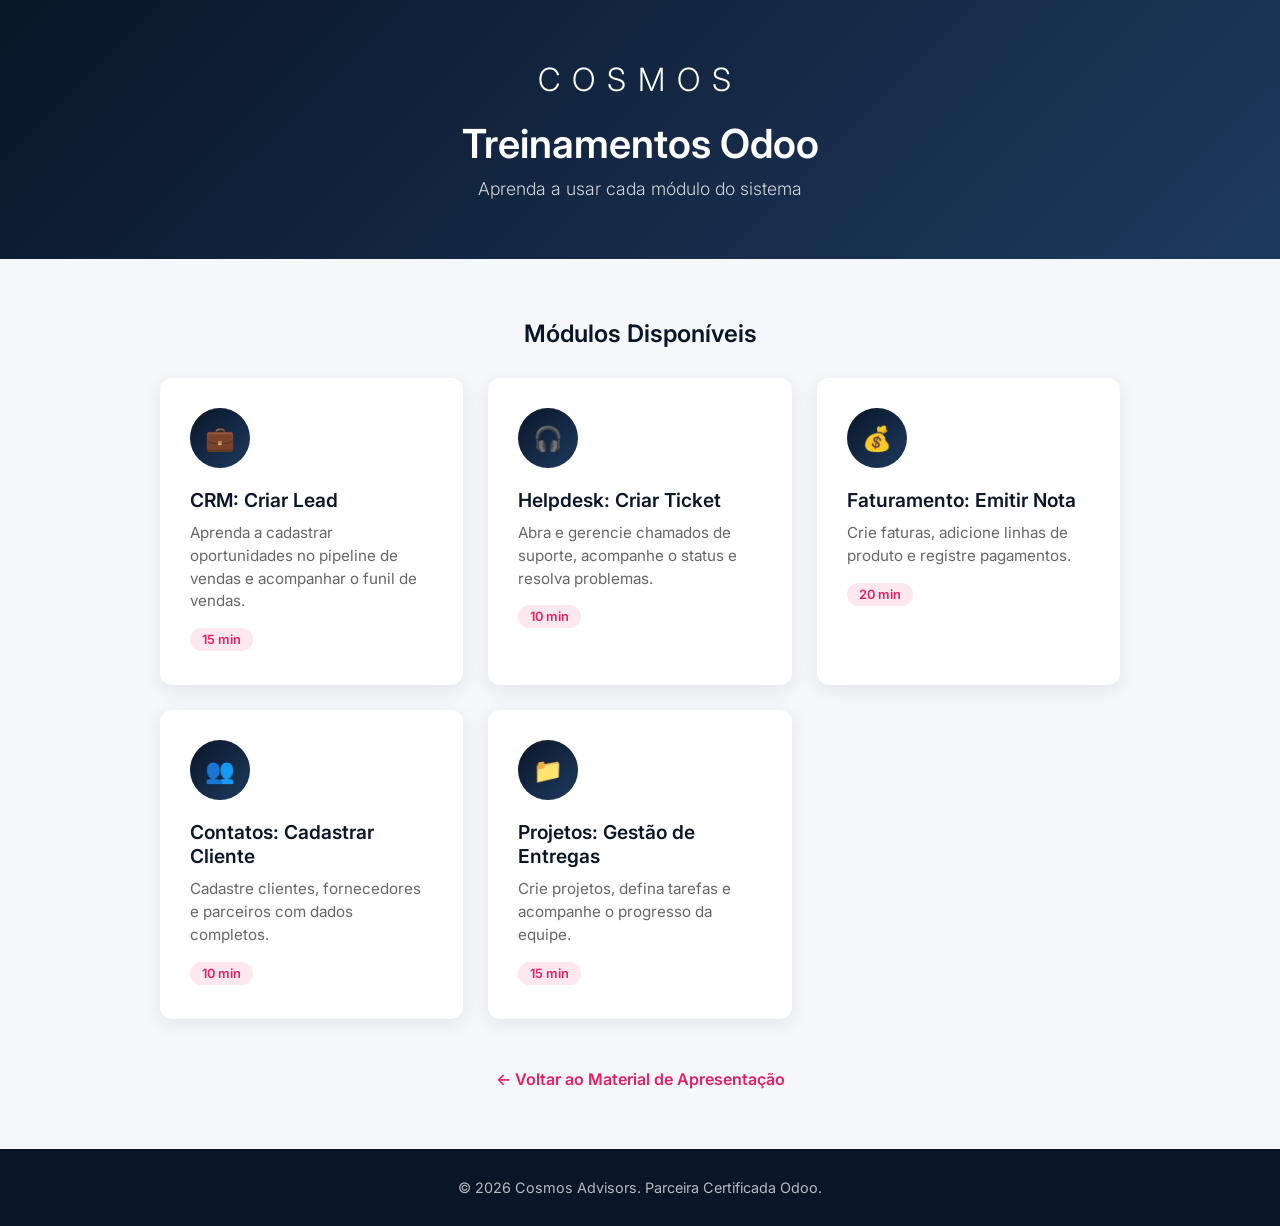
<file: proposta/treinamentos/index.html>
<!DOCTYPE html>
<html lang="pt-BR">
    <head>
        <meta charset="UTF-8" />
        <meta name="viewport" content="width=device-width, initial-scale=1.0" />
        <title>Treinamentos Odoo | Cosmos Advisors</title>
        <link
            href="https://fonts.googleapis.com/css2?family=Inter:wght@300;400;500;600;700&display=swap"
            rel="stylesheet"
        />
        <style>
            :root {
                --cosmos-dark: #0a1628;
                --cosmos-blue: #1e3a5f;
                --cosmos-accent: #e91e63;
                --cosmos-light-blue: #42a5f5;
                --cosmos-white: #ffffff;
                --cosmos-gray: #f5f7fa;
            }

            * {
                margin: 0;
                padding: 0;
                box-sizing: border-box;
            }

            body {
                font-family: "Inter", sans-serif;
                background: var(--cosmos-gray);
                min-height: 100vh;
            }

            .header {
                background: linear-gradient(
                    135deg,
                    var(--cosmos-dark) 0%,
                    var(--cosmos-blue) 100%
                );
                color: var(--cosmos-white);
                padding: 60px 20px;
                text-align: center;
            }

            .header-logo {
                font-size: 2rem;
                font-weight: 300;
                letter-spacing: 12px;
                margin-bottom: 20px;
            }

            .header-title {
                font-size: 2.5rem;
                font-weight: 600;
                margin-bottom: 10px;
            }

            .header-subtitle {
                font-size: 1.1rem;
                opacity: 0.8;
                font-weight: 300;
            }

            .container {
                max-width: 1000px;
                margin: 0 auto;
                padding: 60px 20px;
            }

            .section-title {
                font-size: 1.5rem;
                font-weight: 600;
                color: var(--cosmos-dark);
                margin-bottom: 30px;
                text-align: center;
            }

            .modules-grid {
                display: grid;
                grid-template-columns: repeat(auto-fit, minmax(280px, 1fr));
                gap: 25px;
                margin-bottom: 50px;
            }

            .module-card {
                background: var(--cosmos-white);
                border-radius: 12px;
                padding: 30px;
                text-decoration: none;
                color: inherit;
                box-shadow: 0 5px 20px rgba(0, 0, 0, 0.08);
                transition: all 0.3s ease;
                border-bottom: 4px solid transparent;
            }

            .module-card:hover {
                transform: translateY(-5px);
                border-bottom-color: var(--cosmos-accent);
                box-shadow: 0 10px 30px rgba(0, 0, 0, 0.12);
            }

            .module-icon {
                width: 60px;
                height: 60px;
                background: linear-gradient(
                    135deg,
                    var(--cosmos-dark),
                    var(--cosmos-blue)
                );
                border-radius: 50%;
                display: flex;
                align-items: center;
                justify-content: center;
                font-size: 1.5rem;
                margin-bottom: 20px;
            }

            .module-name {
                font-size: 1.2rem;
                font-weight: 600;
                color: var(--cosmos-dark);
                margin-bottom: 10px;
            }

            .module-desc {
                font-size: 0.95rem;
                color: #666;
                line-height: 1.5;
            }

            .module-badge {
                display: inline-block;
                background: rgba(233, 30, 99, 0.1);
                color: var(--cosmos-accent);
                padding: 4px 12px;
                border-radius: 15px;
                font-size: 0.8rem;
                font-weight: 600;
                margin-top: 15px;
            }

            .back-link {
                display: block;
                text-align: center;
                margin-top: 40px;
            }

            .back-link a {
                color: var(--cosmos-accent);
                text-decoration: none;
                font-weight: 600;
                font-size: 1rem;
            }

            .back-link a:hover {
                text-decoration: underline;
            }

            .footer {
                background: var(--cosmos-dark);
                color: var(--cosmos-white);
                padding: 30px 20px;
                text-align: center;
            }

            .footer-text {
                font-size: 0.9rem;
                opacity: 0.7;
            }
        </style>
    </head>
    <body>
        <header class="header">
            <div class="header-logo">COSMOS</div>
            <h1 class="header-title">Treinamentos Odoo</h1>
            <p class="header-subtitle">Aprenda a usar cada módulo do sistema</p>
        </header>

        <main class="container">
            <h2 class="section-title">Módulos Disponíveis</h2>

            <div class="modules-grid">
                <!-- CRM -->
                <a href="01-crm-lead.html" class="module-card">
                    <div class="module-icon">💼</div>
                    <h3 class="module-name">CRM: Criar Lead</h3>
                    <p class="module-desc">
                        Aprenda a cadastrar oportunidades no pipeline de vendas e
                        acompanhar o funil de vendas.
                    </p>
                    <span class="module-badge">15 min</span>
                </a>

                <!-- Helpdesk -->
                <a href="02-helpdesk-ticket.html" class="module-card">
                    <div class="module-icon">🎧</div>
                    <h3 class="module-name">Helpdesk: Criar Ticket</h3>
                    <p class="module-desc">
                        Abra e gerencie chamados de suporte, acompanhe o status e
                        resolva problemas.
                    </p>
                    <span class="module-badge">10 min</span>
                </a>

                <!-- Faturamento -->
                <a href="03-faturamento.html" class="module-card">
                    <div class="module-icon">💰</div>
                    <h3 class="module-name">Faturamento: Emitir Nota</h3>
                    <p class="module-desc">
                        Crie faturas, adicione linhas de produto e registre pagamentos.
                    </p>
                    <span class="module-badge">20 min</span>
                </a>

                <!-- Contatos -->
                <a href="04-contatos.html" class="module-card">
                    <div class="module-icon">👥</div>
                    <h3 class="module-name">Contatos: Cadastrar Cliente</h3>
                    <p class="module-desc">
                        Cadastre clientes, fornecedores e parceiros com dados completos.
                    </p>
                    <span class="module-badge">10 min</span>
                </a>

                <!-- Projetos -->
                <a href="05-projetos.html" class="module-card">
                    <div class="module-icon">📁</div>
                    <h3 class="module-name">Projetos: Gestão de Entregas</h3>
                    <p class="module-desc">
                        Crie projetos, defina tarefas e acompanhe o progresso da equipe.
                    </p>
                    <span class="module-badge">15 min</span>
                </a>
            </div>

            <div class="back-link">
                <a href="../proposta-cosmos.html"
                    >← Voltar ao Material de Apresentação</a
                >
            </div>
        </main>

        <footer class="footer">
            <p class="footer-text">
                © 2026 Cosmos Advisors. Parceira Certificada Odoo.
            </p>
        </footer>
    </body>
</html>
</file>
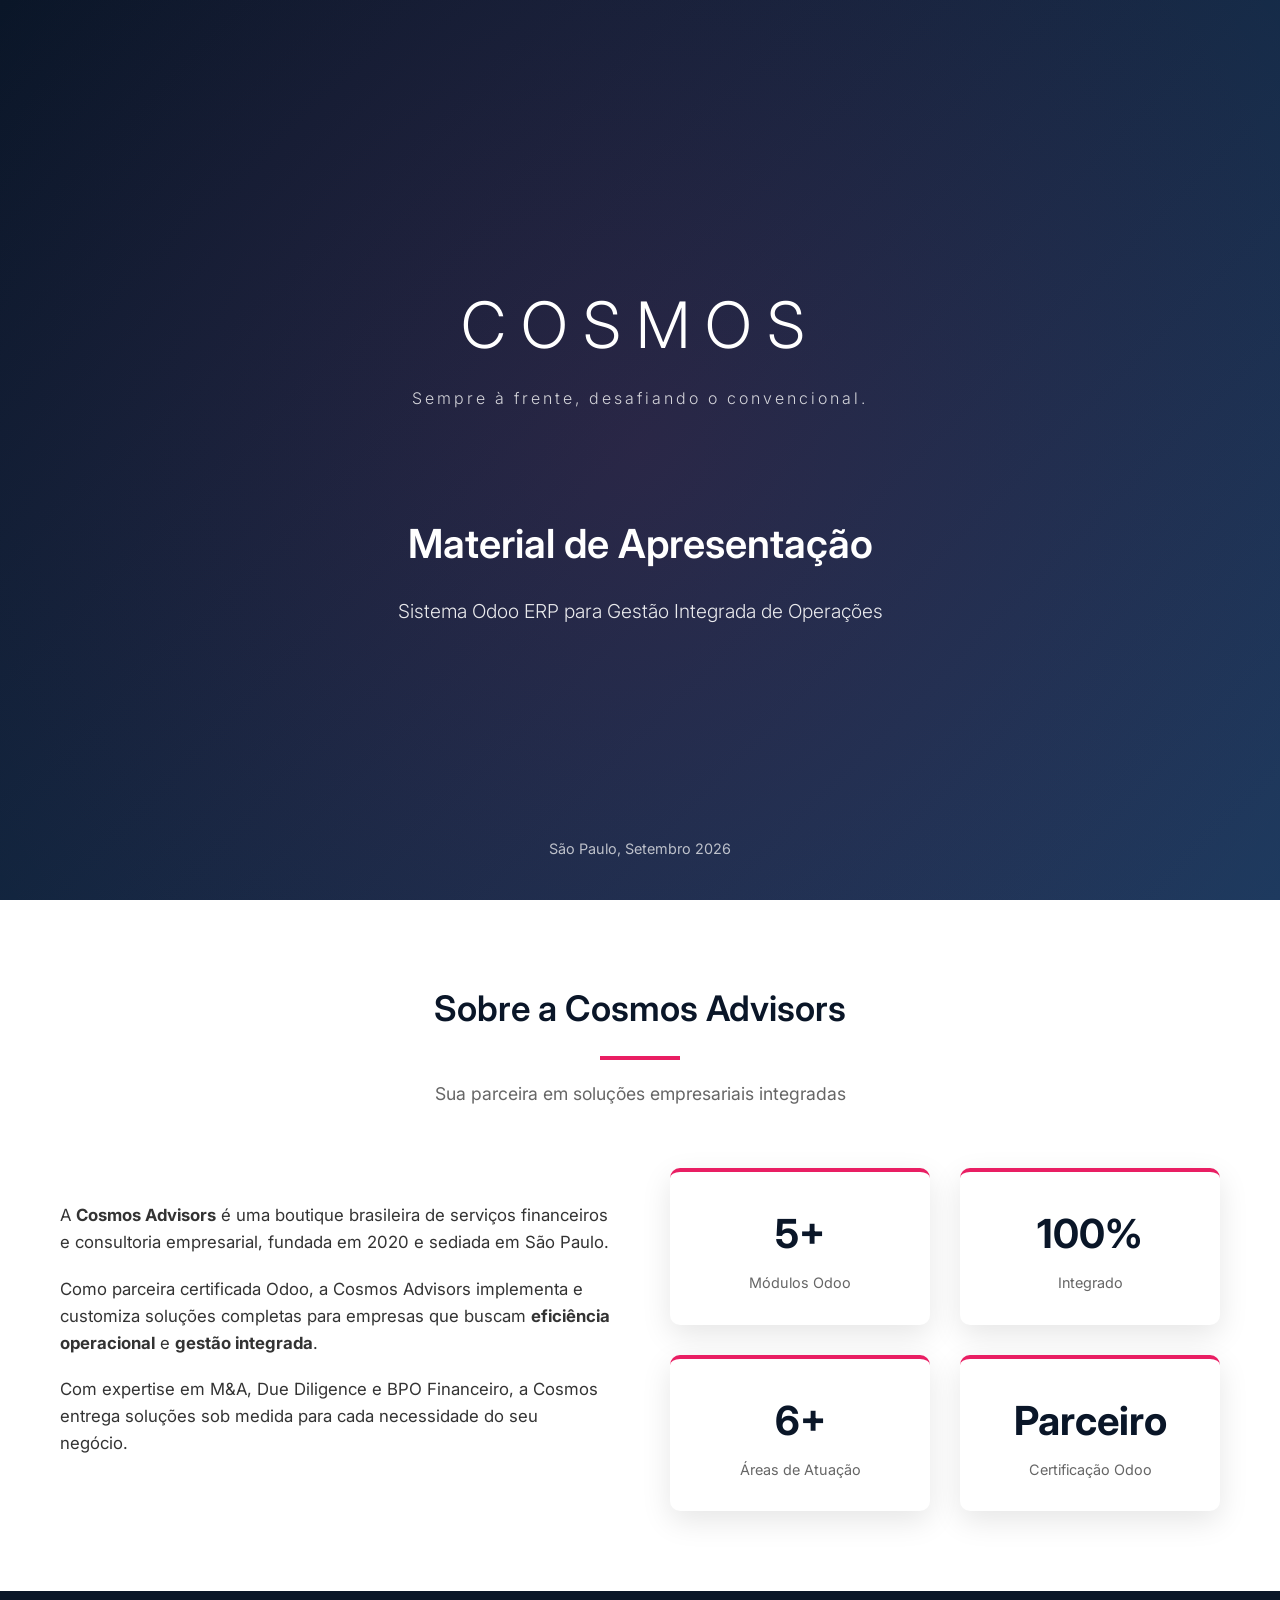
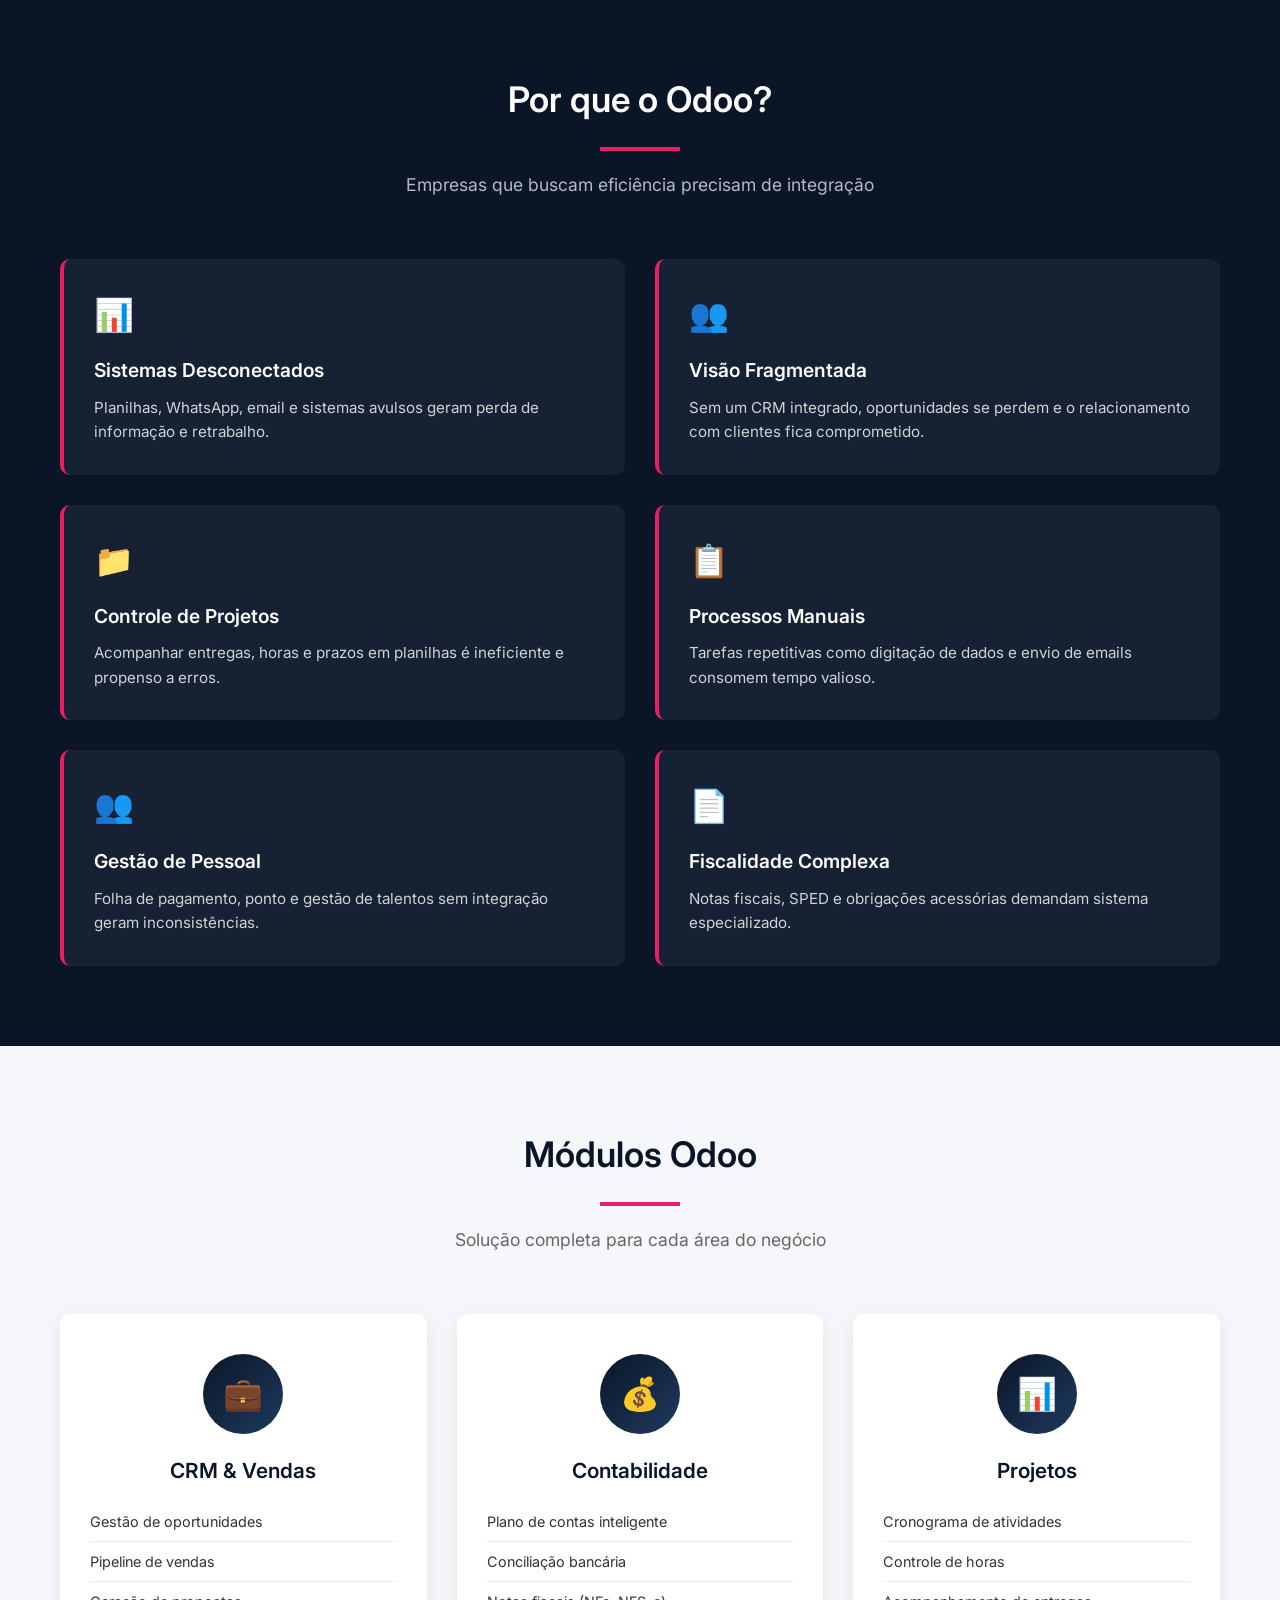
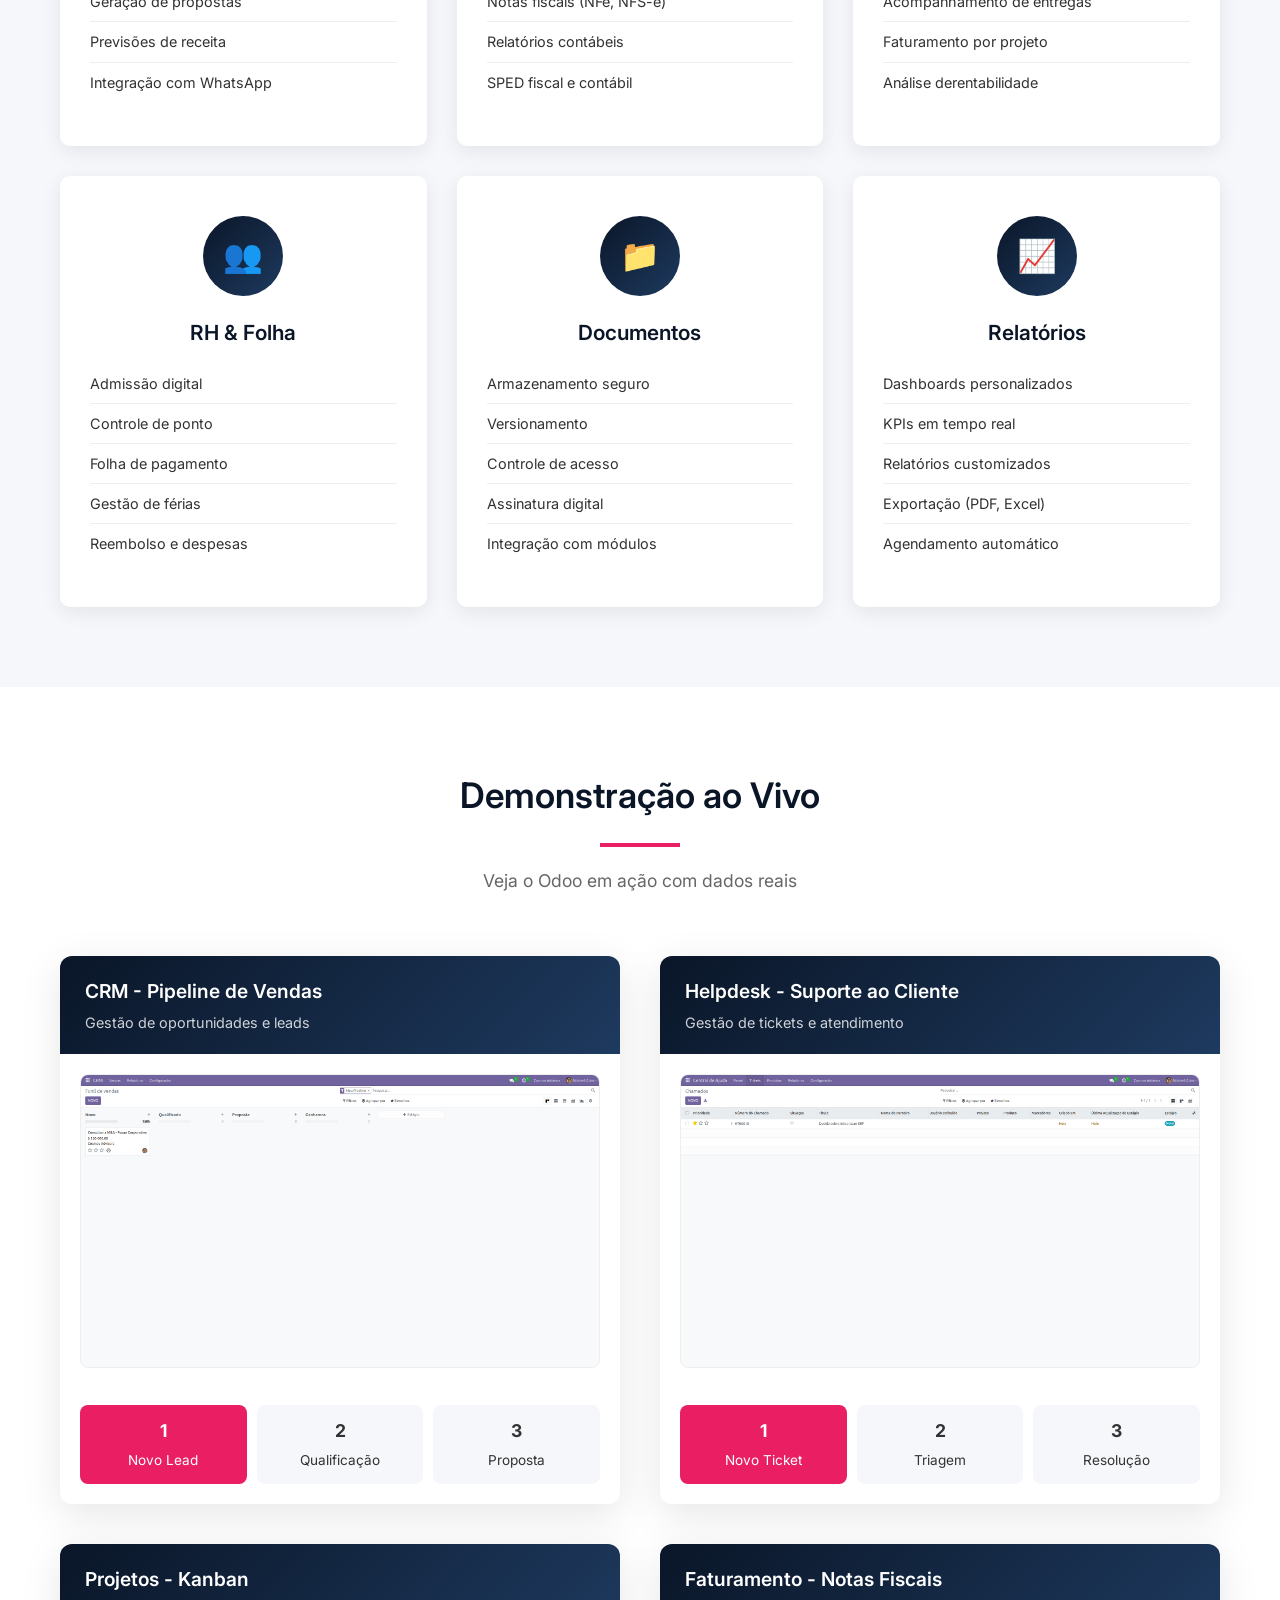
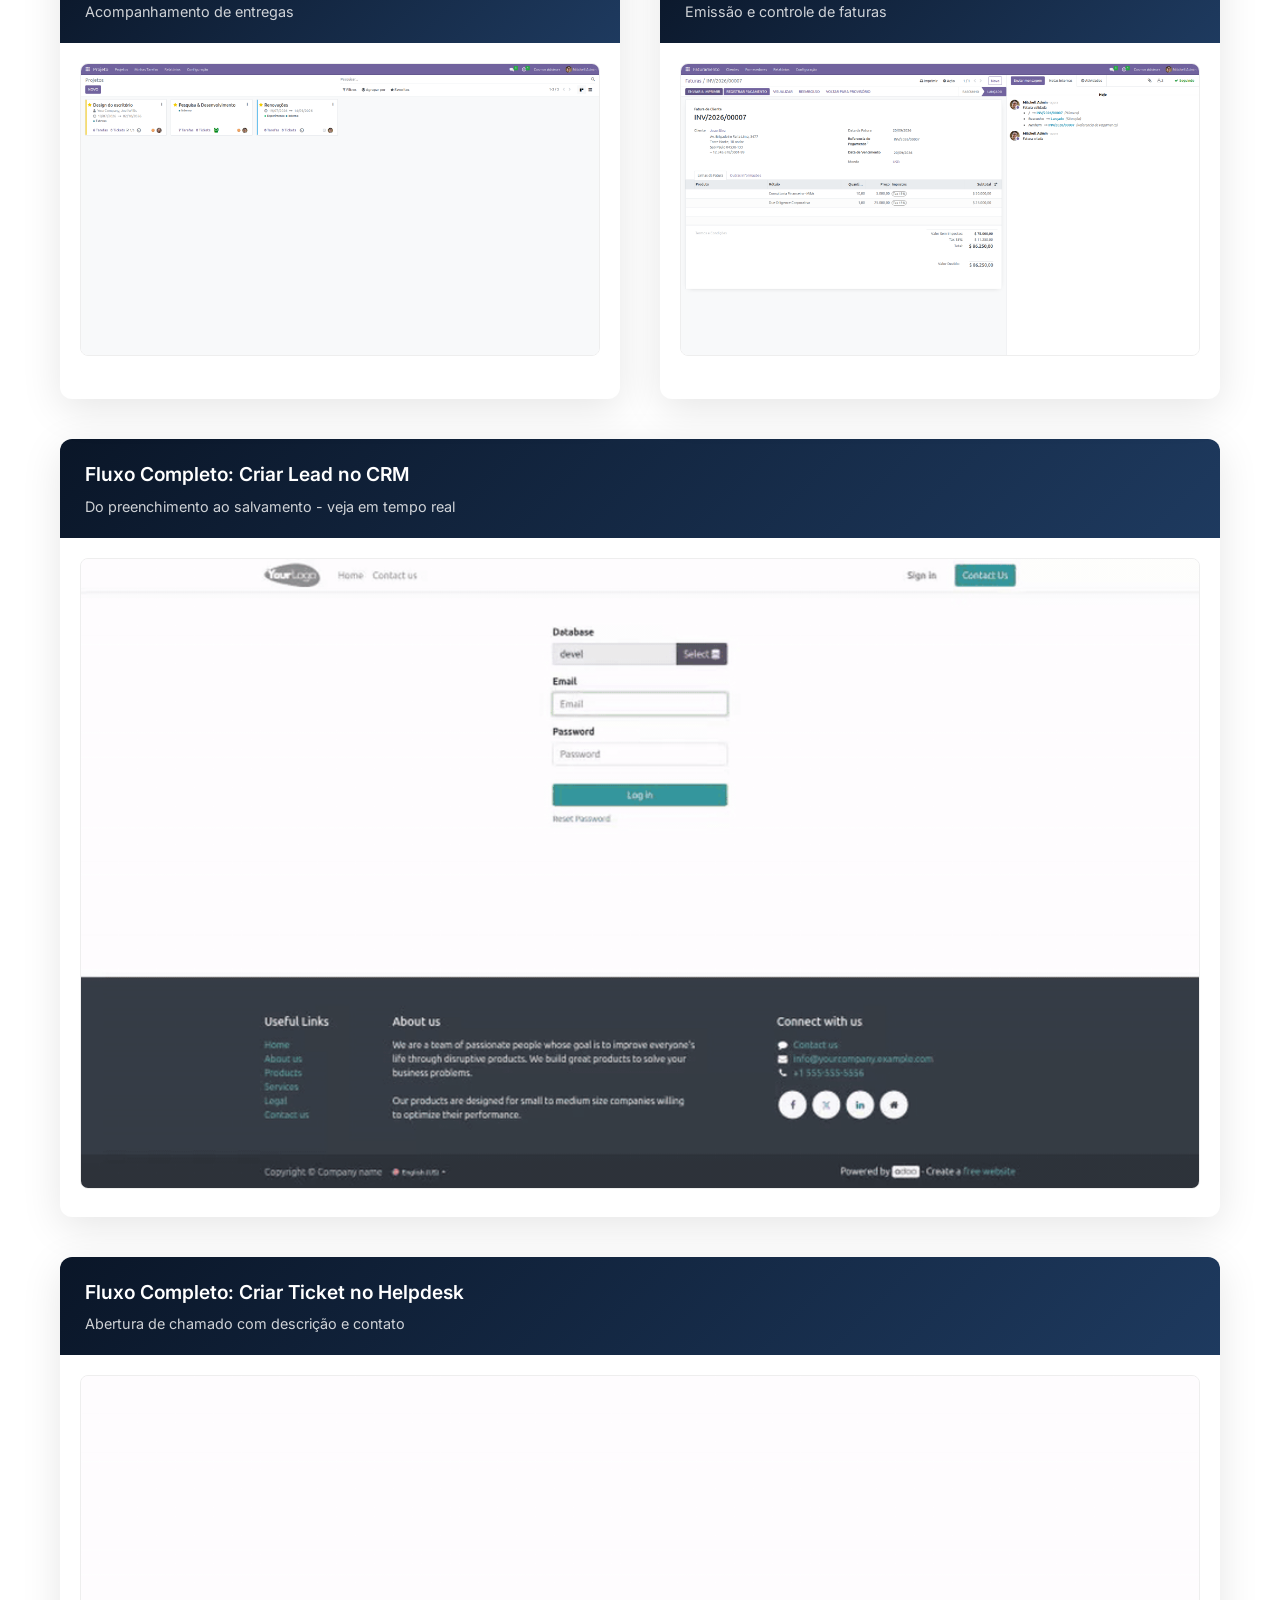
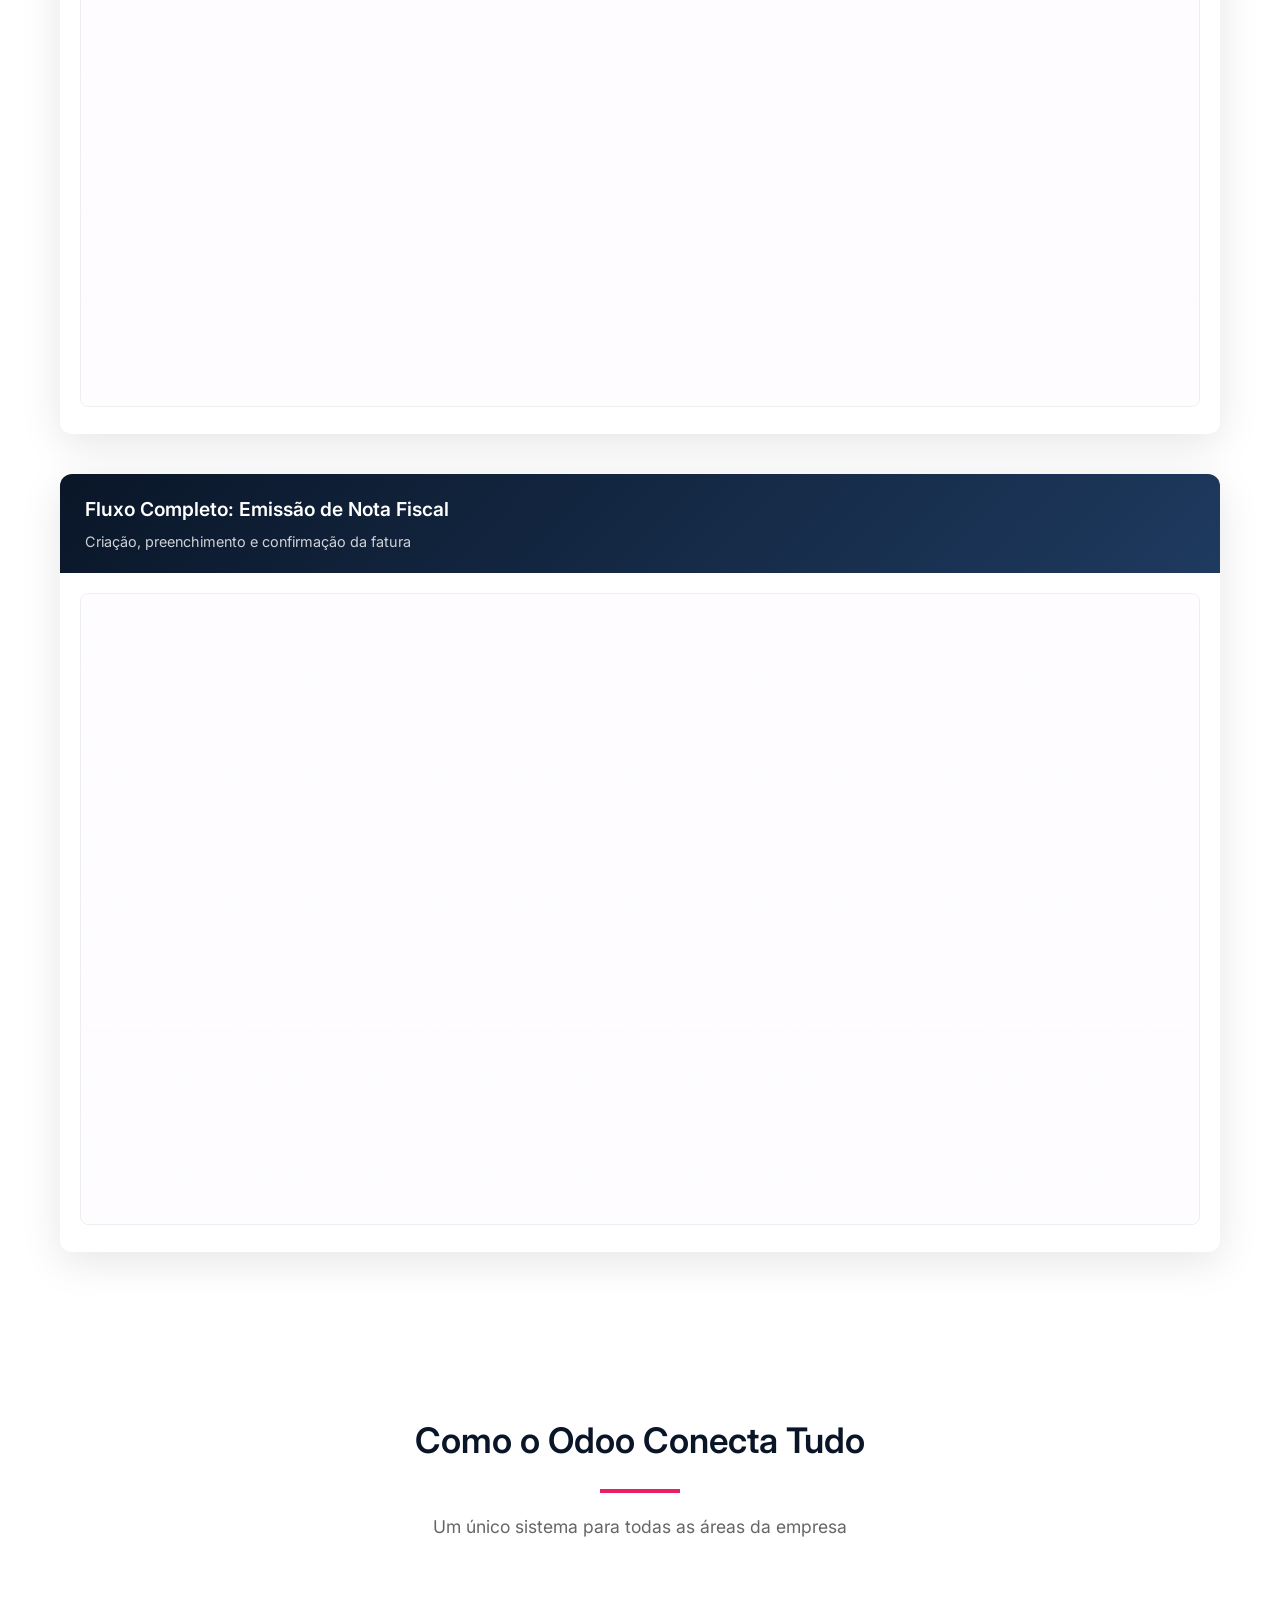
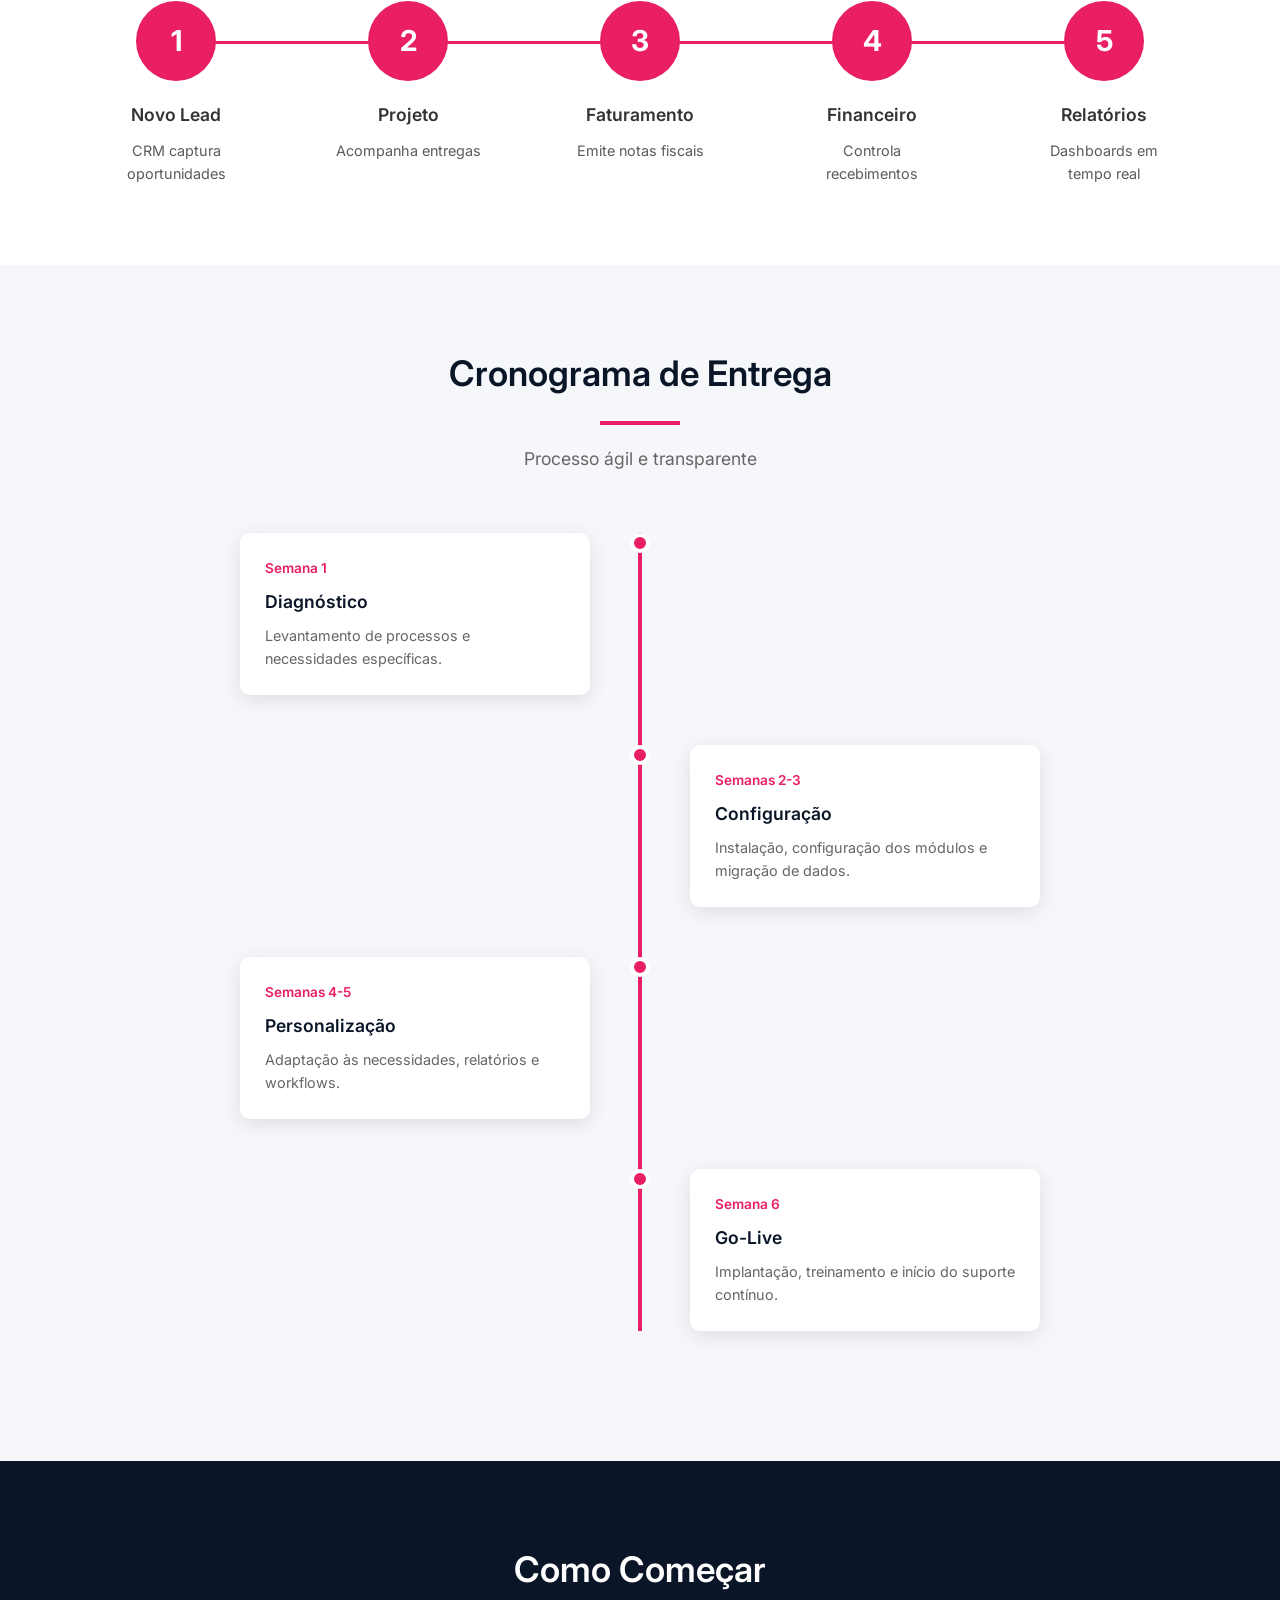
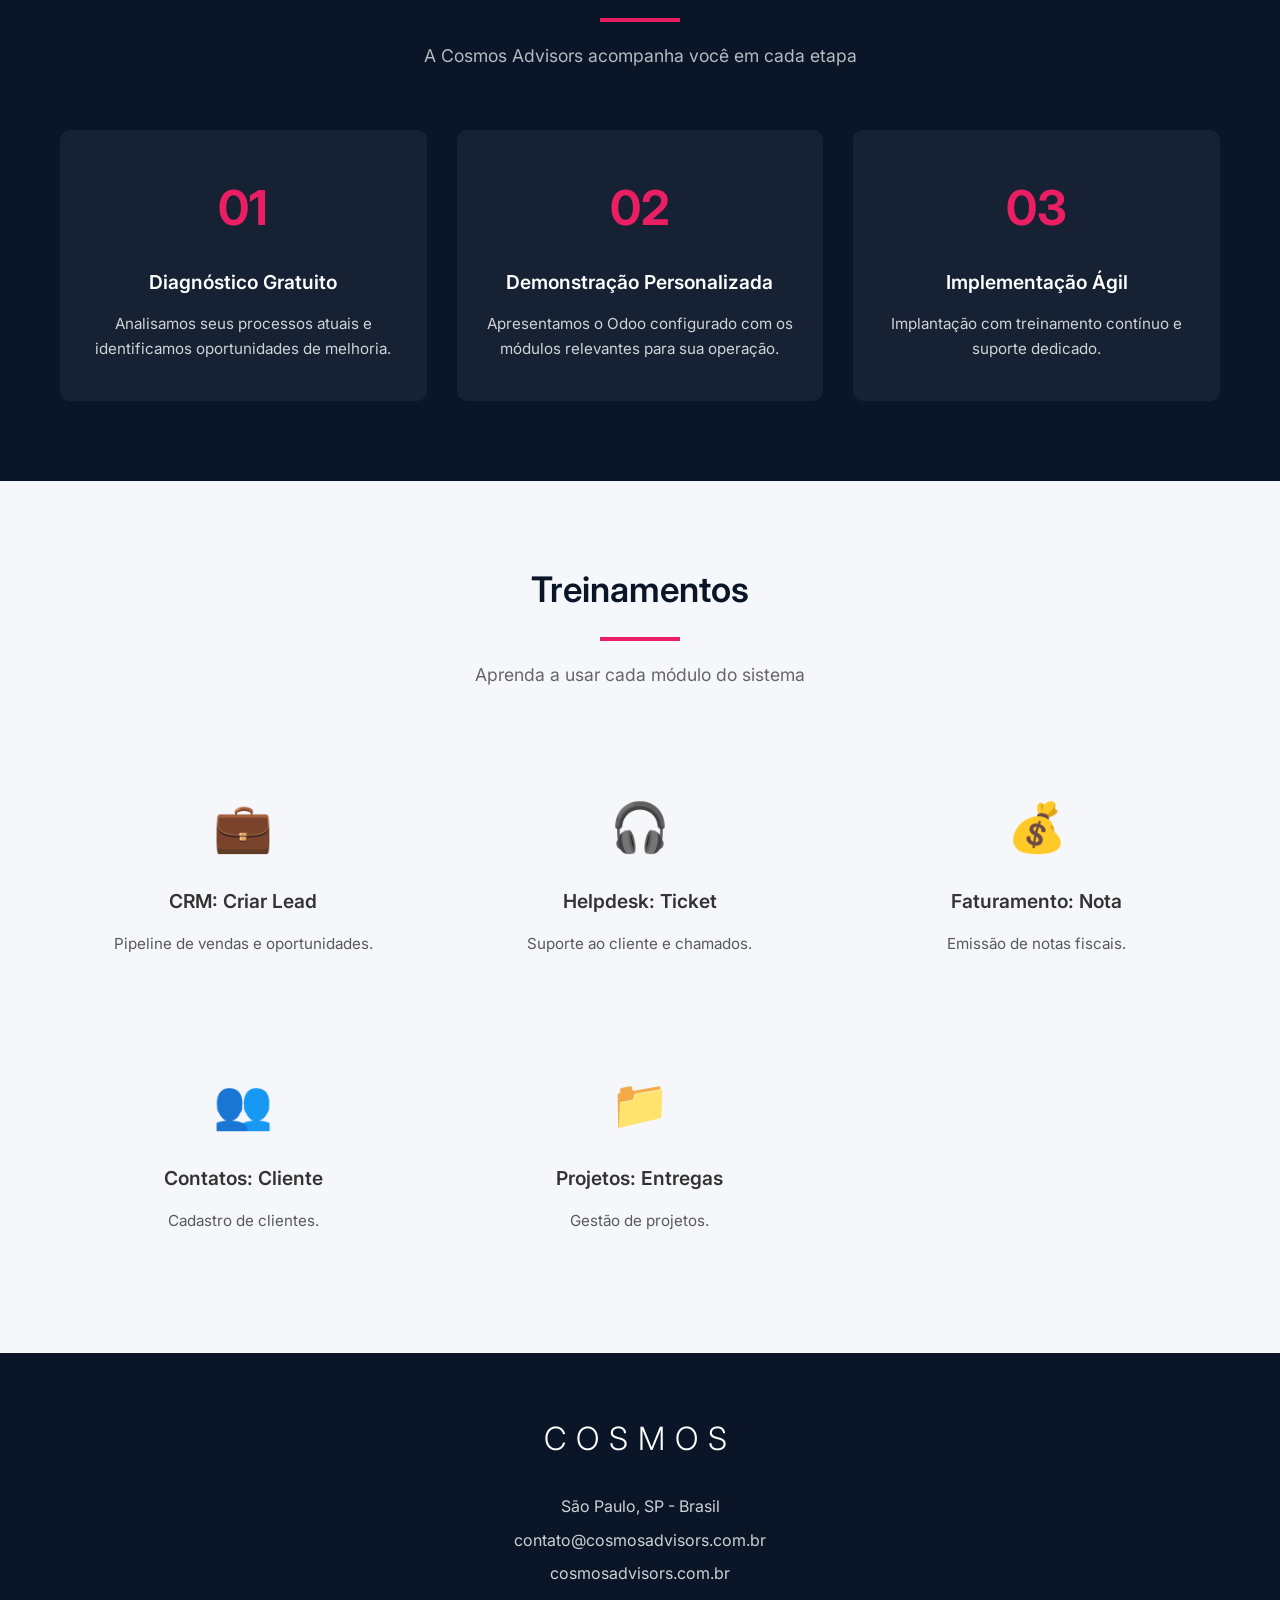
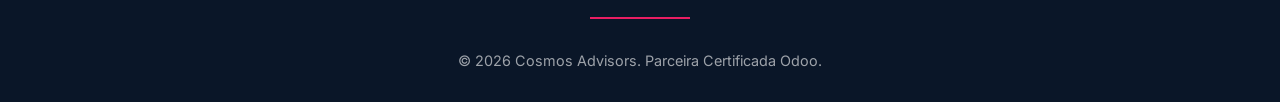
<file: proposta/proposta-cosmos.html>
<!DOCTYPE html>
<html lang="pt-BR">
    <head>
        <meta charset="UTF-8" />
        <meta name="viewport" content="width=device-width, initial-scale=1.0" />
        <title>Material de Apresentação - Cosmos Advisors | Odoo ERP</title>
        <link
            href="https://fonts.googleapis.com/css2?family=Inter:wght@300;400;500;600;700&display=swap"
            rel="stylesheet"
        />
        <style>
            :root {
                --cosmos-dark: #0a1628;
                --cosmos-blue: #1e3a5f;
                --cosmos-accent: #e91e63;
                --cosmos-light-blue: #42a5f5;
                --cosmos-white: #ffffff;
                --cosmos-gray: #f5f7fa;
                --cosmos-text: #333333;
            }

            * {
                margin: 0;
                padding: 0;
                box-sizing: border-box;
            }

            body {
                font-family: "Inter", sans-serif;
                color: var(--cosmos-text);
                line-height: 1.6;
                background: var(--cosmos-gray);
            }

            .container {
                max-width: 1200px;
                margin: 0 auto;
                padding: 0 20px;
            }

            /* CAPA */
            .cover {
                min-height: 100vh;
                background: linear-gradient(
                    135deg,
                    var(--cosmos-dark) 0%,
                    var(--cosmos-blue) 100%
                );
                display: flex;
                flex-direction: column;
                justify-content: center;
                align-items: center;
                text-align: center;
                color: var(--cosmos-white);
                position: relative;
                overflow: hidden;
            }

            .cover::before {
                content: "";
                position: absolute;
                top: -50%;
                left: -50%;
                width: 200%;
                height: 200%;
                background: radial-gradient(
                    circle,
                    rgba(233, 30, 99, 0.1) 0%,
                    transparent 50%
                );
                animation: pulse 8s ease-in-out infinite;
            }

            @keyframes pulse {
                0%,
                100% {
                    transform: scale(1);
                    opacity: 0.5;
                }
                50% {
                    transform: scale(1.1);
                    opacity: 0.8;
                }
            }

            .logo-container {
                position: relative;
                z-index: 1;
                margin-bottom: 40px;
            }

            .logo-text {
                font-size: 4rem;
                font-weight: 300;
                letter-spacing: 15px;
                margin-bottom: 10px;
            }

            .logo-tagline {
                font-size: 1rem;
                font-weight: 300;
                letter-spacing: 3px;
                opacity: 0.8;
            }

            .cover-title {
                position: relative;
                z-index: 1;
                font-size: 2.5rem;
                font-weight: 600;
                margin-top: 60px;
                margin-bottom: 20px;
            }

            .cover-subtitle {
                position: relative;
                z-index: 1;
                font-size: 1.2rem;
                font-weight: 300;
                opacity: 0.9;
                max-width: 600px;
            }

            .cover-date {
                position: absolute;
                bottom: 40px;
                font-size: 0.9rem;
                opacity: 0.7;
            }

            /* SEÇÕES */
            .section {
                padding: 80px 0;
            }

            .section-dark {
                background: var(--cosmos-dark);
                color: var(--cosmos-white);
            }

            .section-white {
                background: var(--cosmos-white);
            }

            .section-gray {
                background: var(--cosmos-gray);
            }

            .section-header {
                text-align: center;
                margin-bottom: 60px;
            }

            .section-title {
                font-size: 2.2rem;
                font-weight: 600;
                color: var(--cosmos-dark);
                margin-bottom: 15px;
            }

            .section-dark .section-title {
                color: var(--cosmos-white);
            }

            .section-subtitle {
                font-size: 1.1rem;
                color: #666;
                max-width: 700px;
                margin: 0 auto;
            }

            .section-dark .section-subtitle {
                color: rgba(255, 255, 255, 0.7);
            }

            .accent-line {
                width: 80px;
                height: 4px;
                background: var(--cosmos-accent);
                margin: 20px auto;
            }

            /* SOBRE A COSMOS */
            .about-grid {
                display: grid;
                grid-template-columns: 1fr 1fr;
                gap: 60px;
                align-items: center;
            }

            .about-text p {
                margin-bottom: 20px;
                font-size: 1.05rem;
            }

            .about-stats {
                display: grid;
                grid-template-columns: repeat(2, 1fr);
                gap: 30px;
            }

            .stat-card {
                background: var(--cosmos-white);
                padding: 30px;
                border-radius: 10px;
                text-align: center;
                box-shadow: 0 10px 30px rgba(0, 0, 0, 0.1);
                border-top: 4px solid var(--cosmos-accent);
            }

            .stat-number {
                font-size: 2.5rem;
                font-weight: 700;
                color: var(--cosmos-dark);
            }

            .stat-label {
                font-size: 0.9rem;
                color: #666;
                margin-top: 5px;
            }

            /* DESAFIOS */
            .challenges-list {
                display: grid;
                grid-template-columns: repeat(2, 1fr);
                gap: 30px;
            }

            .challenge-card {
                background: rgba(255, 255, 255, 0.05);
                padding: 30px;
                border-radius: 10px;
                border-left: 4px solid var(--cosmos-accent);
                transition: transform 0.3s ease;
            }

            .challenge-card:hover {
                transform: translateX(10px);
            }

            .challenge-icon {
                font-size: 2rem;
                margin-bottom: 15px;
            }

            .challenge-title {
                font-size: 1.2rem;
                font-weight: 600;
                margin-bottom: 10px;
            }

            .challenge-desc {
                font-size: 0.95rem;
                opacity: 0.8;
            }

            /* MÓDULOS */
            .modules-grid {
                display: grid;
                grid-template-columns: repeat(3, 1fr);
                gap: 30px;
            }

            .module-card {
                background: var(--cosmos-white);
                padding: 40px 30px;
                border-radius: 10px;
                text-align: center;
                box-shadow: 0 5px 20px rgba(0, 0, 0, 0.08);
                transition: all 0.3s ease;
                border-bottom: 4px solid transparent;
            }

            .module-card:hover {
                transform: translateY(-10px);
                border-bottom-color: var(--cosmos-accent);
            }

            .module-icon {
                width: 80px;
                height: 80px;
                background: linear-gradient(
                    135deg,
                    var(--cosmos-dark),
                    var(--cosmos-blue)
                );
                border-radius: 50%;
                display: flex;
                align-items: center;
                justify-content: center;
                margin: 0 auto 20px;
                font-size: 2rem;
            }

            .module-name {
                font-size: 1.3rem;
                font-weight: 600;
                color: var(--cosmos-dark);
                margin-bottom: 15px;
            }

            .module-features {
                list-style: none;
                text-align: left;
            }

            .module-features li {
                padding: 8px 0;
                border-bottom: 1px solid #eee;
                font-size: 0.9rem;
            }

            .module-features li:last-child {
                border-bottom: none;
            }

            /* FLUXO */
            .workflow-steps {
                display: flex;
                justify-content: space-between;
                position: relative;
                margin-top: 40px;
            }

            .workflow-steps::before {
                content: "";
                position: absolute;
                top: 40px;
                left: 10%;
                right: 10%;
                height: 3px;
                background: var(--cosmos-accent);
            }

            .workflow-step {
                text-align: center;
                position: relative;
                z-index: 1;
                flex: 1;
            }

            .step-number {
                width: 80px;
                height: 80px;
                background: var(--cosmos-accent);
                border-radius: 50%;
                display: flex;
                align-items: center;
                justify-content: center;
                margin: 0 auto 20px;
                font-size: 1.8rem;
                font-weight: 700;
                color: var(--cosmos-white);
            }

            .step-title {
                font-size: 1.1rem;
                font-weight: 600;
                margin-bottom: 10px;
            }

            .step-desc {
                font-size: 0.9rem;
                opacity: 0.8;
                max-width: 150px;
                margin: 0 auto;
            }

            /* CRONOGRAMA */
            .timeline {
                position: relative;
                max-width: 800px;
                margin: 0 auto;
            }

            .timeline::before {
                content: "";
                position: absolute;
                left: 50%;
                transform: translateX(-50%);
                width: 4px;
                height: 100%;
                background: var(--cosmos-accent);
            }

            .timeline-item {
                display: flex;
                justify-content: flex-end;
                padding-right: 50%;
                position: relative;
                margin-bottom: 50px;
            }

            .timeline-item:nth-child(even) {
                justify-content: flex-start;
                padding-right: 0;
                padding-left: 50%;
            }

            .timeline-content {
                background: var(--cosmos-white);
                padding: 25px;
                border-radius: 10px;
                box-shadow: 0 5px 20px rgba(0, 0, 0, 0.1);
                max-width: 350px;
                position: relative;
            }

            .timeline-item:nth-child(odd) .timeline-content {
                margin-right: 50px;
            }

            .timeline-item:nth-child(even) .timeline-content {
                margin-left: 50px;
            }

            .timeline-dot {
                position: absolute;
                left: 50%;
                transform: translateX(-50%);
                width: 20px;
                height: 20px;
                background: var(--cosmos-accent);
                border-radius: 50%;
                border: 4px solid var(--cosmos-white);
            }

            .timeline-week {
                font-size: 0.85rem;
                color: var(--cosmos-accent);
                font-weight: 600;
                margin-bottom: 8px;
            }

            .timeline-title {
                font-size: 1.1rem;
                font-weight: 600;
                color: var(--cosmos-dark);
                margin-bottom: 8px;
            }

            .timeline-desc {
                font-size: 0.9rem;
                color: #666;
            }

            /* PRÓXIMOS PASSOS */
            .next-steps-grid {
                display: grid;
                grid-template-columns: repeat(3, 1fr);
                gap: 30px;
            }

            .next-step-card {
                background: rgba(255, 255, 255, 0.05);
                padding: 40px 30px;
                border-radius: 10px;
                text-align: center;
                transition: all 0.3s ease;
            }

            .next-step-card:hover {
                background: rgba(255, 255, 255, 0.1);
                transform: translateY(-5px);
            }

            .next-step-number {
                font-size: 3rem;
                font-weight: 700;
                color: var(--cosmos-accent);
                margin-bottom: 20px;
            }

            .next-step-title {
                font-size: 1.2rem;
                font-weight: 600;
                margin-bottom: 15px;
            }

            .next-step-desc {
                font-size: 0.95rem;
                opacity: 0.8;
            }

            /* RODAPÉ */
            .footer {
                background: var(--cosmos-dark);
                color: var(--cosmos-white);
                padding: 60px 0 30px;
                text-align: center;
            }

            .footer-logo {
                font-size: 2rem;
                font-weight: 300;
                letter-spacing: 10px;
                margin-bottom: 30px;
            }

            .footer-contact {
                margin-bottom: 30px;
            }

            .footer-contact p {
                margin: 8px 0;
                opacity: 0.8;
            }

            .footer-divider {
                width: 100px;
                height: 2px;
                background: var(--cosmos-accent);
                margin: 30px auto;
            }

            .footer-copyright {
                font-size: 0.9rem;
                opacity: 0.6;
            }

            /* RESPONSIVO */
            @media (max-width: 992px) {
                .about-grid,
                .challenges-list,
                .modules-grid,
                .next-steps-grid {
                    grid-template-columns: 1fr;
                }

                .workflow-steps {
                    flex-direction: column;
                    gap: 30px;
                }

                .workflow-steps::before {
                    display: none;
                }

                .timeline::before {
                    left: 20px;
                }

                .timeline-item,
                .timeline-item:nth-child(even) {
                    padding-left: 60px;
                    padding-right: 0;
                }

                .timeline-item:nth-child(odd) .timeline-content,
                .timeline-item:nth-child(even) .timeline-content {
                    margin: 0;
                }

                .timeline-dot {
                    left: 20px;
                }
            }

            @media (max-width: 768px) {
                .logo-text {
                    font-size: 2.5rem;
                    letter-spacing: 8px;
                }

                .cover-title {
                    font-size: 1.8rem;
                }

                .section-title {
                    font-size: 1.8rem;
                }
            }

            /* DEMONSTRAÇÃO */
            .demo-grid {
                display: grid;
                grid-template-columns: repeat(2, 1fr);
                gap: 40px;
            }

            .demo-card {
                background: var(--cosmos-white);
                border-radius: 12px;
                overflow: hidden;
                box-shadow: 0 10px 40px rgba(0, 0, 0, 0.1);
                transition: transform 0.3s ease;
            }

            .demo-card:hover {
                transform: translateY(-5px);
            }

            .demo-card.full-width {
                grid-column: 1 / -1;
            }

            .demo-header {
                background: linear-gradient(
                    135deg,
                    var(--cosmos-dark),
                    var(--cosmos-blue)
                );
                color: var(--cosmos-white);
                padding: 20px 25px;
            }

            .demo-header h3 {
                font-size: 1.2rem;
                font-weight: 600;
                margin-bottom: 5px;
            }

            .demo-header p {
                font-size: 0.9rem;
                opacity: 0.8;
            }

            .demo-content {
                padding: 20px;
            }

            .demo-screenshot {
                width: 100%;
                border-radius: 8px;
                border: 1px solid #eee;
                margin-bottom: 15px;
            }

            .demo-gif {
                width: 100%;
                border-radius: 8px;
                border: 1px solid #eee;
            }

            .demo-steps {
                display: flex;
                gap: 10px;
                margin-top: 15px;
            }

            .demo-step {
                flex: 1;
                background: var(--cosmos-gray);
                padding: 12px;
                border-radius: 8px;
                text-align: center;
                font-size: 0.85rem;
            }

            .demo-step.active {
                background: var(--cosmos-accent);
                color: var(--cosmos-white);
            }

            .demo-step-number {
                font-weight: 700;
                font-size: 1.1rem;
                display: block;
                margin-bottom: 5px;
            }

            /* TREINAMENTOS */
            .training-card {
                cursor: pointer;
                position: relative;
            }

            .training-card::after {
                content: "→";
                position: absolute;
                right: 20px;
                top: 50%;
                transform: translateY(-50%);
                font-size: 1.5rem;
                color: var(--cosmos-accent);
                opacity: 0;
                transition: opacity 0.3s;
            }

            .training-card:hover::after {
                opacity: 1;
            }

            /* PRINT STYLES */
            @media print {
                .cover {
                    min-height: auto;
                    padding: 100px 20px;
                    page-break-after: always;
                }

                .section {
                    page-break-inside: avoid;
                }
            }
        </style>
    </head>
    <body>
        <!-- CAPA -->
        <section class="cover">
            <div class="logo-container">
                <div class="logo-text">COSMOS</div>
                <div class="logo-tagline">
                    Sempre à frente, desafiando o convencional.
                </div>
            </div>
            <h1 class="cover-title">Material de Apresentação</h1>
            <p class="cover-subtitle">
                Sistema Odoo ERP para Gestão Integrada de Operações
            </p>
            <div class="cover-date">São Paulo, Setembro 2026</div>
        </section>

        <!-- SOBRE A COSMOS -->
        <section class="section section-white">
            <div class="container">
                <div class="section-header">
                    <h2 class="section-title">Sobre a Cosmos Advisors</h2>
                    <div class="accent-line"></div>
                    <p class="section-subtitle">
                        Sua parceira em soluções empresariais integradas
                    </p>
                </div>
                <div class="about-grid">
                    <div class="about-text">
                        <p>
                            A <strong>Cosmos Advisors</strong> é uma boutique brasileira
                            de serviços financeiros e consultoria empresarial, fundada
                            em 2020 e sediada em São Paulo.
                        </p>
                        <p>
                            Como parceira certificada Odoo, a Cosmos Advisors implementa
                            e customiza soluções completas para empresas que buscam
                            <strong>eficiência operacional</strong> e
                            <strong>gestão integrada</strong>.
                        </p>
                        <p>
                            Com expertise em M&A, Due Diligence e BPO Financeiro, a
                            Cosmos entrega soluções sob medida para cada necessidade do
                            seu negócio.
                        </p>
                    </div>
                    <div class="about-stats">
                        <div class="stat-card">
                            <div class="stat-number">5+</div>
                            <div class="stat-label">Módulos Odoo</div>
                        </div>
                        <div class="stat-card">
                            <div class="stat-number">100%</div>
                            <div class="stat-label">Integrado</div>
                        </div>
                        <div class="stat-card">
                            <div class="stat-number">6+</div>
                            <div class="stat-label">Áreas de Atuação</div>
                        </div>
                        <div class="stat-card">
                            <div class="stat-number">Parceiro</div>
                            <div class="stat-label">Certificação Odoo</div>
                        </div>
                    </div>
                </div>
            </div>
        </section>

        <!-- DESAFIOS -->
        <section class="section section-dark">
            <div class="container">
                <div class="section-header">
                    <h2 class="section-title">Por que o Odoo?</h2>
                    <div class="accent-line"></div>
                    <p class="section-subtitle">
                        Empresas que buscam eficiência precisam de integração
                    </p>
                </div>
                <div class="challenges-list">
                    <div class="challenge-card">
                        <div class="challenge-icon">📊</div>
                        <h3 class="challenge-title">Sistemas Desconectados</h3>
                        <p class="challenge-desc">
                            Planilhas, WhatsApp, email e sistemas avulsos geram perda de
                            informação e retrabalho.
                        </p>
                    </div>
                    <div class="challenge-card">
                        <div class="challenge-icon">👥</div>
                        <h3 class="challenge-title">Visão Fragmentada</h3>
                        <p class="challenge-desc">
                            Sem um CRM integrado, oportunidades se perdem e o
                            relacionamento com clientes fica comprometido.
                        </p>
                    </div>
                    <div class="challenge-card">
                        <div class="challenge-icon">📁</div>
                        <h3 class="challenge-title">Controle de Projetos</h3>
                        <p class="challenge-desc">
                            Acompanhar entregas, horas e prazos em planilhas é
                            ineficiente e propenso a erros.
                        </p>
                    </div>
                    <div class="challenge-card">
                        <div class="challenge-icon">📋</div>
                        <h3 class="challenge-title">Processos Manuais</h3>
                        <p class="challenge-desc">
                            Tarefas repetitivas como digitação de dados e envio de
                            emails consomem tempo valioso.
                        </p>
                    </div>
                    <div class="challenge-card">
                        <div class="challenge-icon">👥</div>
                        <h3 class="challenge-title">Gestão de Pessoal</h3>
                        <p class="challenge-desc">
                            Folha de pagamento, ponto e gestão de talentos sem
                            integração geram inconsistências.
                        </p>
                    </div>
                    <div class="challenge-card">
                        <div class="challenge-icon">📄</div>
                        <h3 class="challenge-title">Fiscalidade Complexa</h3>
                        <p class="challenge-desc">
                            Notas fiscais, SPED e obrigações acessórias demandam sistema
                            especializado.
                        </p>
                    </div>
                </div>
            </div>
        </section>

        <!-- MÓDULOS -->
        <section class="section section-gray">
            <div class="container">
                <div class="section-header">
                    <h2 class="section-title">Módulos Odoo</h2>
                    <div class="accent-line"></div>
                    <p class="section-subtitle">
                        Solução completa para cada área do negócio
                    </p>
                </div>
                <div class="modules-grid">
                    <div class="module-card">
                        <div class="module-icon">💼</div>
                        <h3 class="module-name">CRM & Vendas</h3>
                        <ul class="module-features">
                            <li>Gestão de oportunidades</li>
                            <li>Pipeline de vendas</li>
                            <li>Geração de propostas</li>
                            <li>Previsões de receita</li>
                            <li>Integração com WhatsApp</li>
                        </ul>
                    </div>
                    <div class="module-card">
                        <div class="module-icon">💰</div>
                        <h3 class="module-name">Contabilidade</h3>
                        <ul class="module-features">
                            <li>Plano de contas inteligente</li>
                            <li>Conciliação bancária</li>
                            <li>Notas fiscais (NFe, NFS-e)</li>
                            <li>Relatórios contábeis</li>
                            <li>SPED fiscal e contábil</li>
                        </ul>
                    </div>
                    <div class="module-card">
                        <div class="module-icon">📊</div>
                        <h3 class="module-name">Projetos</h3>
                        <ul class="module-features">
                            <li>Cronograma de atividades</li>
                            <li>Controle de horas</li>
                            <li>Acompanhamento de entregas</li>
                            <li>Faturamento por projeto</li>
                            <li>Análise derentabilidade</li>
                        </ul>
                    </div>
                    <div class="module-card">
                        <div class="module-icon">👥</div>
                        <h3 class="module-name">RH & Folha</h3>
                        <ul class="module-features">
                            <li>Admissão digital</li>
                            <li>Controle de ponto</li>
                            <li>Folha de pagamento</li>
                            <li>Gestão de férias</li>
                            <li>Reembolso e despesas</li>
                        </ul>
                    </div>
                    <div class="module-card">
                        <div class="module-icon">📁</div>
                        <h3 class="module-name">Documentos</h3>
                        <ul class="module-features">
                            <li>Armazenamento seguro</li>
                            <li>Versionamento</li>
                            <li>Controle de acesso</li>
                            <li>Assinatura digital</li>
                            <li>Integração com módulos</li>
                        </ul>
                    </div>
                    <div class="module-card">
                        <div class="module-icon">📈</div>
                        <h3 class="module-name">Relatórios</h3>
                        <ul class="module-features">
                            <li>Dashboards personalizados</li>
                            <li>KPIs em tempo real</li>
                            <li>Relatórios customizados</li>
                            <li>Exportação (PDF, Excel)</li>
                            <li>Agendamento automático</li>
                        </ul>
                    </div>
                </div>
            </div>
        </section>

        <!-- DEMONSTRAÇÃO -->
        <section class="section section-white">
            <div class="container">
                <div class="section-header">
                    <h2 class="section-title">Demonstração ao Vivo</h2>
                    <div class="accent-line"></div>
                    <p class="section-subtitle">Veja o Odoo em ação com dados reais</p>
                </div>

                <!-- Visão Geral dos Módulos -->
                <div class="demo-grid">
                    <!-- CRM Pipeline -->
                    <div class="demo-card">
                        <div class="demo-header">
                            <h3>CRM - Pipeline de Vendas</h3>
                            <p>Gestão de oportunidades e leads</p>
                        </div>
                        <div class="demo-content">
                            <img
                                src="screenshots/crm_pipeline.png"
                                alt="CRM Pipeline"
                                class="demo-screenshot"
                            />
                            <div class="demo-steps">
                                <div class="demo-step active">
                                    <span class="demo-step-number">1</span>
                                    Novo Lead
                                </div>
                                <div class="demo-step">
                                    <span class="demo-step-number">2</span>
                                    Qualificação
                                </div>
                                <div class="demo-step">
                                    <span class="demo-step-number">3</span>
                                    Proposta
                                </div>
                            </div>
                        </div>
                    </div>

                    <!-- Helpdesk -->
                    <div class="demo-card">
                        <div class="demo-header">
                            <h3>Helpdesk - Suporte ao Cliente</h3>
                            <p>Gestão de tickets e atendimento</p>
                        </div>
                        <div class="demo-content">
                            <img
                                src="screenshots/helpdesk.png"
                                alt="Helpdesk Dashboard"
                                class="demo-screenshot"
                            />
                            <div class="demo-steps">
                                <div class="demo-step active">
                                    <span class="demo-step-number">1</span>
                                    Novo Ticket
                                </div>
                                <div class="demo-step">
                                    <span class="demo-step-number">2</span>
                                    Triagem
                                </div>
                                <div class="demo-step">
                                    <span class="demo-step-number">3</span>
                                    Resolução
                                </div>
                            </div>
                        </div>
                    </div>

                    <!-- Projetos -->
                    <div class="demo-card">
                        <div class="demo-header">
                            <h3>Projetos - Kanban</h3>
                            <p>Acompanhamento de entregas</p>
                        </div>
                        <div class="demo-content">
                            <img
                                src="screenshots/projects.png"
                                alt="Projetos Kanban"
                                class="demo-screenshot"
                            />
                        </div>
                    </div>

                    <!-- Faturamento -->
                    <div class="demo-card">
                        <div class="demo-header">
                            <h3>Faturamento - Notas Fiscais</h3>
                            <p>Emissão e controle de faturas</p>
                        </div>
                        <div class="demo-content">
                            <img
                                src="screenshots/fatura_confirmada.png"
                                alt="Fatura Confirmada"
                                class="demo-screenshot"
                            />
                        </div>
                    </div>
                </div>

                <!-- Fluxo Completo CRM -->
                <div class="demo-card full-width" style="margin-top: 40px">
                    <div class="demo-header">
                        <h3>Fluxo Completo: Criar Lead no CRM</h3>
                        <p>Do preenchimento ao salvamento - veja em tempo real</p>
                    </div>
                    <div class="demo-content">
                        <img
                            src="videos/lead_flow.gif"
                            alt="Fluxo CRM Lead"
                            class="demo-gif"
                        />
                    </div>
                </div>

                <!-- Fluxo Completo Helpdesk -->
                <div class="demo-card full-width" style="margin-top: 40px">
                    <div class="demo-header">
                        <h3>Fluxo Completo: Criar Ticket no Helpdesk</h3>
                        <p>Abertura de chamado com descrição e contato</p>
                    </div>
                    <div class="demo-content">
                        <img
                            src="videos/helpdesk_flow.gif"
                            alt="Fluxo Helpdesk Ticket"
                            class="demo-gif"
                        />
                    </div>
                </div>

                <!-- Fluxo Completo Faturamento -->
                <div class="demo-card full-width" style="margin-top: 40px">
                    <div class="demo-header">
                        <h3>Fluxo Completo: Emissão de Nota Fiscal</h3>
                        <p>Criação, preenchimento e confirmação da fatura</p>
                    </div>
                    <div class="demo-content">
                        <img
                            src="videos/nota_flow.gif"
                            alt="Fluxo Faturamento"
                            class="demo-gif"
                        />
                    </div>
                </div>
            </div>
        </section>

        <!-- FLUXO DE TRABALHO -->
        <section class="section section-white">
            <div class="container">
                <div class="section-header">
                    <h2 class="section-title">Como o Odoo Conecta Tudo</h2>
                    <div class="accent-line"></div>
                    <p class="section-subtitle">
                        Um único sistema para todas as áreas da empresa
                    </p>
                </div>
                <div class="workflow-steps">
                    <div class="workflow-step">
                        <div class="step-number">1</div>
                        <h4 class="step-title">Novo Lead</h4>
                        <p class="step-desc">CRM captura oportunidades</p>
                    </div>
                    <div class="workflow-step">
                        <div class="step-number">2</div>
                        <h4 class="step-title">Projeto</h4>
                        <p class="step-desc">Acompanha entregas</p>
                    </div>
                    <div class="workflow-step">
                        <div class="step-number">3</div>
                        <h4 class="step-title">Faturamento</h4>
                        <p class="step-desc">Emite notas fiscais</p>
                    </div>
                    <div class="workflow-step">
                        <div class="step-number">4</div>
                        <h4 class="step-title">Financeiro</h4>
                        <p class="step-desc">Controla recebimentos</p>
                    </div>
                    <div class="workflow-step">
                        <div class="step-number">5</div>
                        <h4 class="step-title">Relatórios</h4>
                        <p class="step-desc">Dashboards em tempo real</p>
                    </div>
                </div>
            </div>
        </section>

        <!-- CRONOGRAMA -->
        <section class="section section-gray">
            <div class="container">
                <div class="section-header">
                    <h2 class="section-title">Cronograma de Entrega</h2>
                    <div class="accent-line"></div>
                    <p class="section-subtitle">Processo ágil e transparente</p>
                </div>
                <div class="timeline">
                    <div class="timeline-item">
                        <div class="timeline-content">
                            <div class="timeline-week">Semana 1</div>
                            <h4 class="timeline-title">Diagnóstico</h4>
                            <p class="timeline-desc">
                                Levantamento de processos e necessidades específicas.
                            </p>
                        </div>
                        <div class="timeline-dot"></div>
                    </div>
                    <div class="timeline-item">
                        <div class="timeline-content">
                            <div class="timeline-week">Semanas 2-3</div>
                            <h4 class="timeline-title">Configuração</h4>
                            <p class="timeline-desc">
                                Instalação, configuração dos módulos e migração de
                                dados.
                            </p>
                        </div>
                        <div class="timeline-dot"></div>
                    </div>
                    <div class="timeline-item">
                        <div class="timeline-content">
                            <div class="timeline-week">Semanas 4-5</div>
                            <h4 class="timeline-title">Personalização</h4>
                            <p class="timeline-desc">
                                Adaptação às necessidades, relatórios e workflows.
                            </p>
                        </div>
                        <div class="timeline-dot"></div>
                    </div>
                    <div class="timeline-item">
                        <div class="timeline-content">
                            <div class="timeline-week">Semana 6</div>
                            <h4 class="timeline-title">Go-Live</h4>
                            <p class="timeline-desc">
                                Implantação, treinamento e início do suporte contínuo.
                            </p>
                        </div>
                        <div class="timeline-dot"></div>
                    </div>
                </div>
            </div>
        </section>

        <!-- PRÓXIMOS PASSOS -->
        <section class="section section-dark">
            <div class="container">
                <div class="section-header">
                    <h2 class="section-title">Como Começar</h2>
                    <div class="accent-line"></div>
                    <p class="section-subtitle">
                        A Cosmos Advisors acompanha você em cada etapa
                    </p>
                </div>
                <div class="next-steps-grid">
                    <div class="next-step-card">
                        <div class="next-step-number">01</div>
                        <h3 class="next-step-title">Diagnóstico Gratuito</h3>
                        <p class="next-step-desc">
                            Analisamos seus processos atuais e identificamos
                            oportunidades de melhoria.
                        </p>
                    </div>
                    <div class="next-step-card">
                        <div class="next-step-number">02</div>
                        <h3 class="next-step-title">Demonstração Personalizada</h3>
                        <p class="next-step-desc">
                            Apresentamos o Odoo configurado com os módulos relevantes
                            para sua operação.
                        </p>
                    </div>
                    <div class="next-step-card">
                        <div class="next-step-number">03</div>
                        <h3 class="next-step-title">Implementação Ágil</h3>
                        <p class="next-step-desc">
                            Implantação com treinamento contínuo e suporte dedicado.
                        </p>
                    </div>
                </div>
            </div>
        </section>

        <!-- TREINAMENTOS -->
        <section class="section section-gray">
            <div class="container">
                <div class="section-header">
                    <h2 class="section-title">Treinamentos</h2>
                    <div class="accent-line"></div>
                    <p class="section-subtitle">
                        Aprenda a usar cada módulo do sistema
                    </p>
                </div>
                <div class="next-steps-grid">
                    <div
                        class="next-step-card"
                        style="cursor: pointer"
                        onclick="window.location.href='treinamentos/01-crm-lead.html'"
                    >
                        <div class="next-step-number">💼</div>
                        <h3 class="next-step-title">CRM: Criar Lead</h3>
                        <p class="next-step-desc">
                            Pipeline de vendas e oportunidades.
                        </p>
                    </div>
                    <div
                        class="next-step-card"
                        style="cursor: pointer"
                        onclick="window.location.href='treinamentos/02-helpdesk-ticket.html'"
                    >
                        <div class="next-step-number">🎧</div>
                        <h3 class="next-step-title">Helpdesk: Ticket</h3>
                        <p class="next-step-desc">Suporte ao cliente e chamados.</p>
                    </div>
                    <div
                        class="next-step-card"
                        style="cursor: pointer"
                        onclick="window.location.href='treinamentos/03-faturamento.html'"
                    >
                        <div class="next-step-number">💰</div>
                        <h3 class="next-step-title">Faturamento: Nota</h3>
                        <p class="next-step-desc">Emissão de notas fiscais.</p>
                    </div>
                    <div
                        class="next-step-card"
                        style="cursor: pointer"
                        onclick="window.location.href='treinamentos/04-contatos.html'"
                    >
                        <div class="next-step-number">👥</div>
                        <h3 class="next-step-title">Contatos: Cliente</h3>
                        <p class="next-step-desc">Cadastro de clientes.</p>
                    </div>
                    <div
                        class="next-step-card"
                        style="cursor: pointer"
                        onclick="window.location.href='treinamentos/05-projetos.html'"
                    >
                        <div class="next-step-number">📁</div>
                        <h3 class="next-step-title">Projetos: Entregas</h3>
                        <p class="next-step-desc">Gestão de projetos.</p>
                    </div>
                </div>
            </div>
        </section>

        <!-- RODAPÉ -->
        <footer class="footer">
            <div class="container">
                <div class="footer-logo">COSMOS</div>
                <div class="footer-contact">
                    <p>São Paulo, SP - Brasil</p>
                    <p>contato@cosmosadvisors.com.br</p>
                    <p>cosmosadvisors.com.br</p>
                </div>
                <div class="footer-divider"></div>
                <p class="footer-copyright">
                    © 2026 Cosmos Advisors. Parceira Certificada Odoo.
                </p>
            </div>
        </footer>
    </body>
</html>
</file>
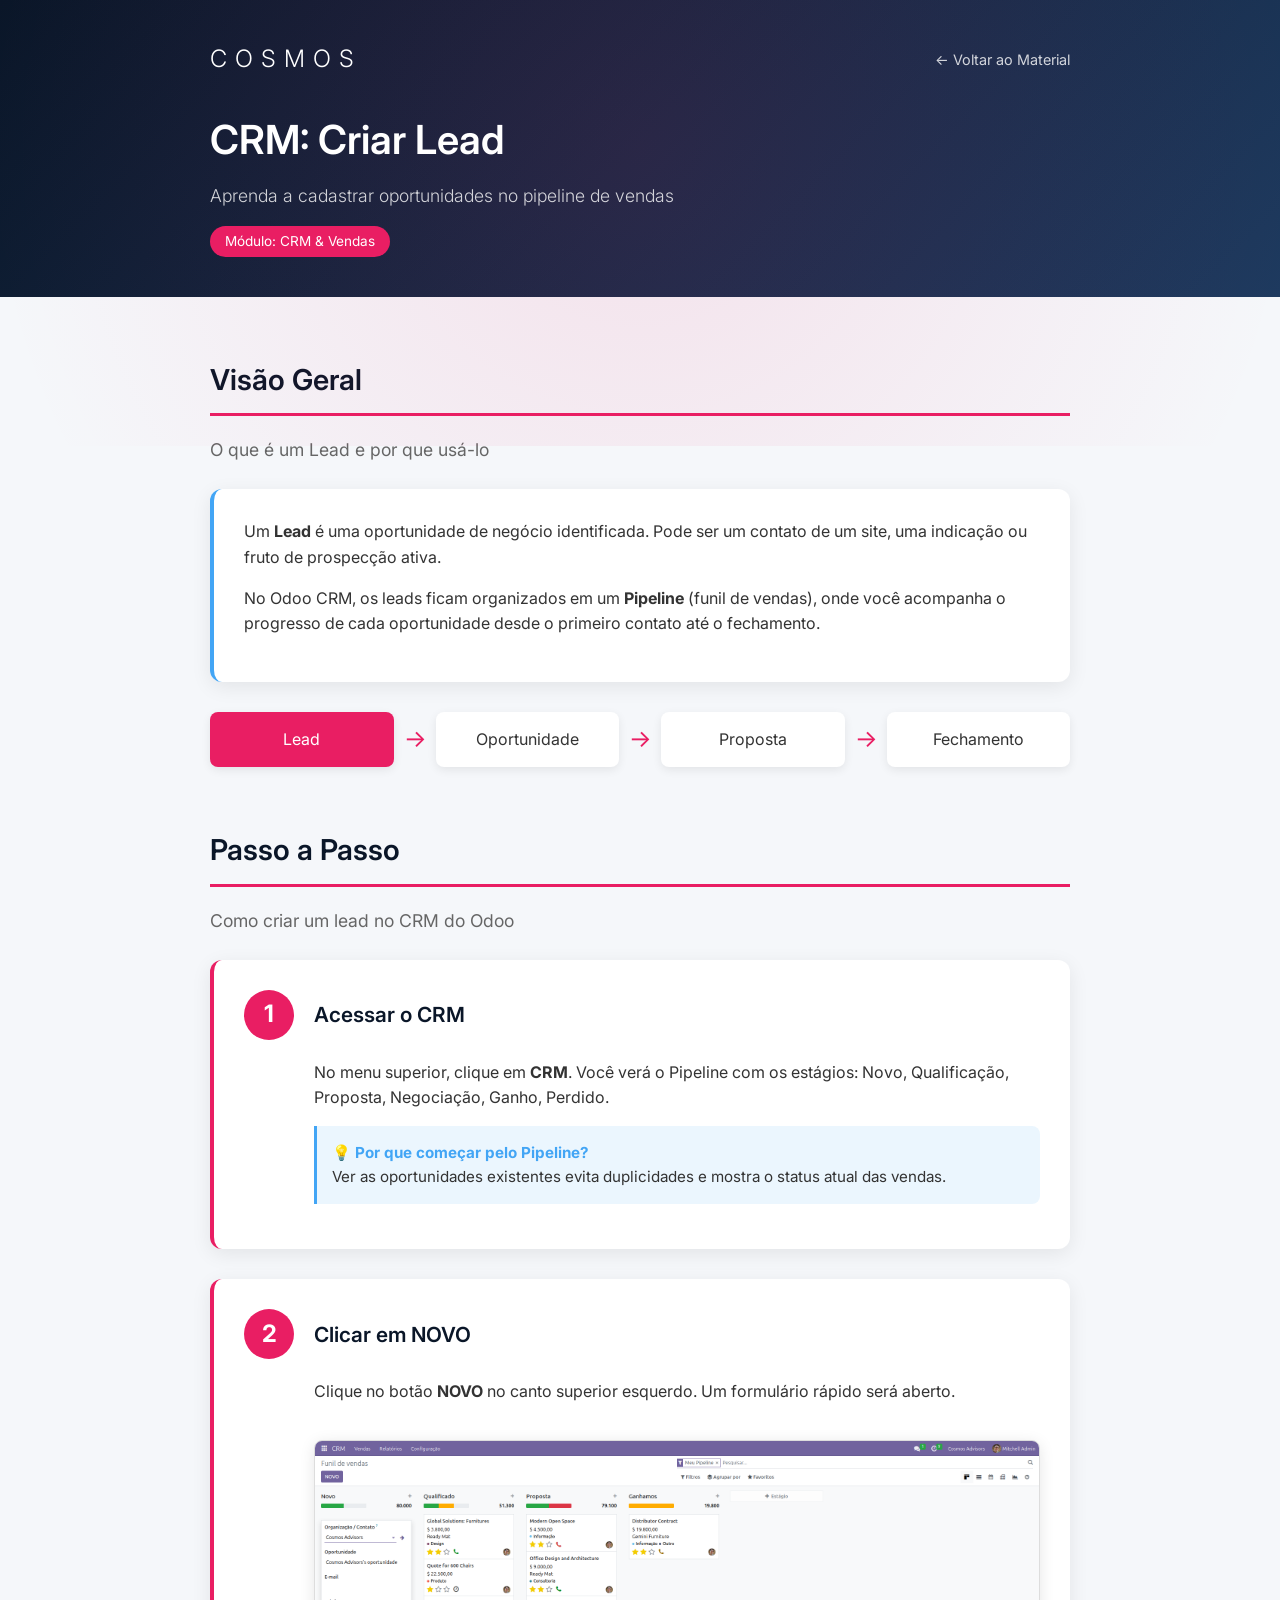
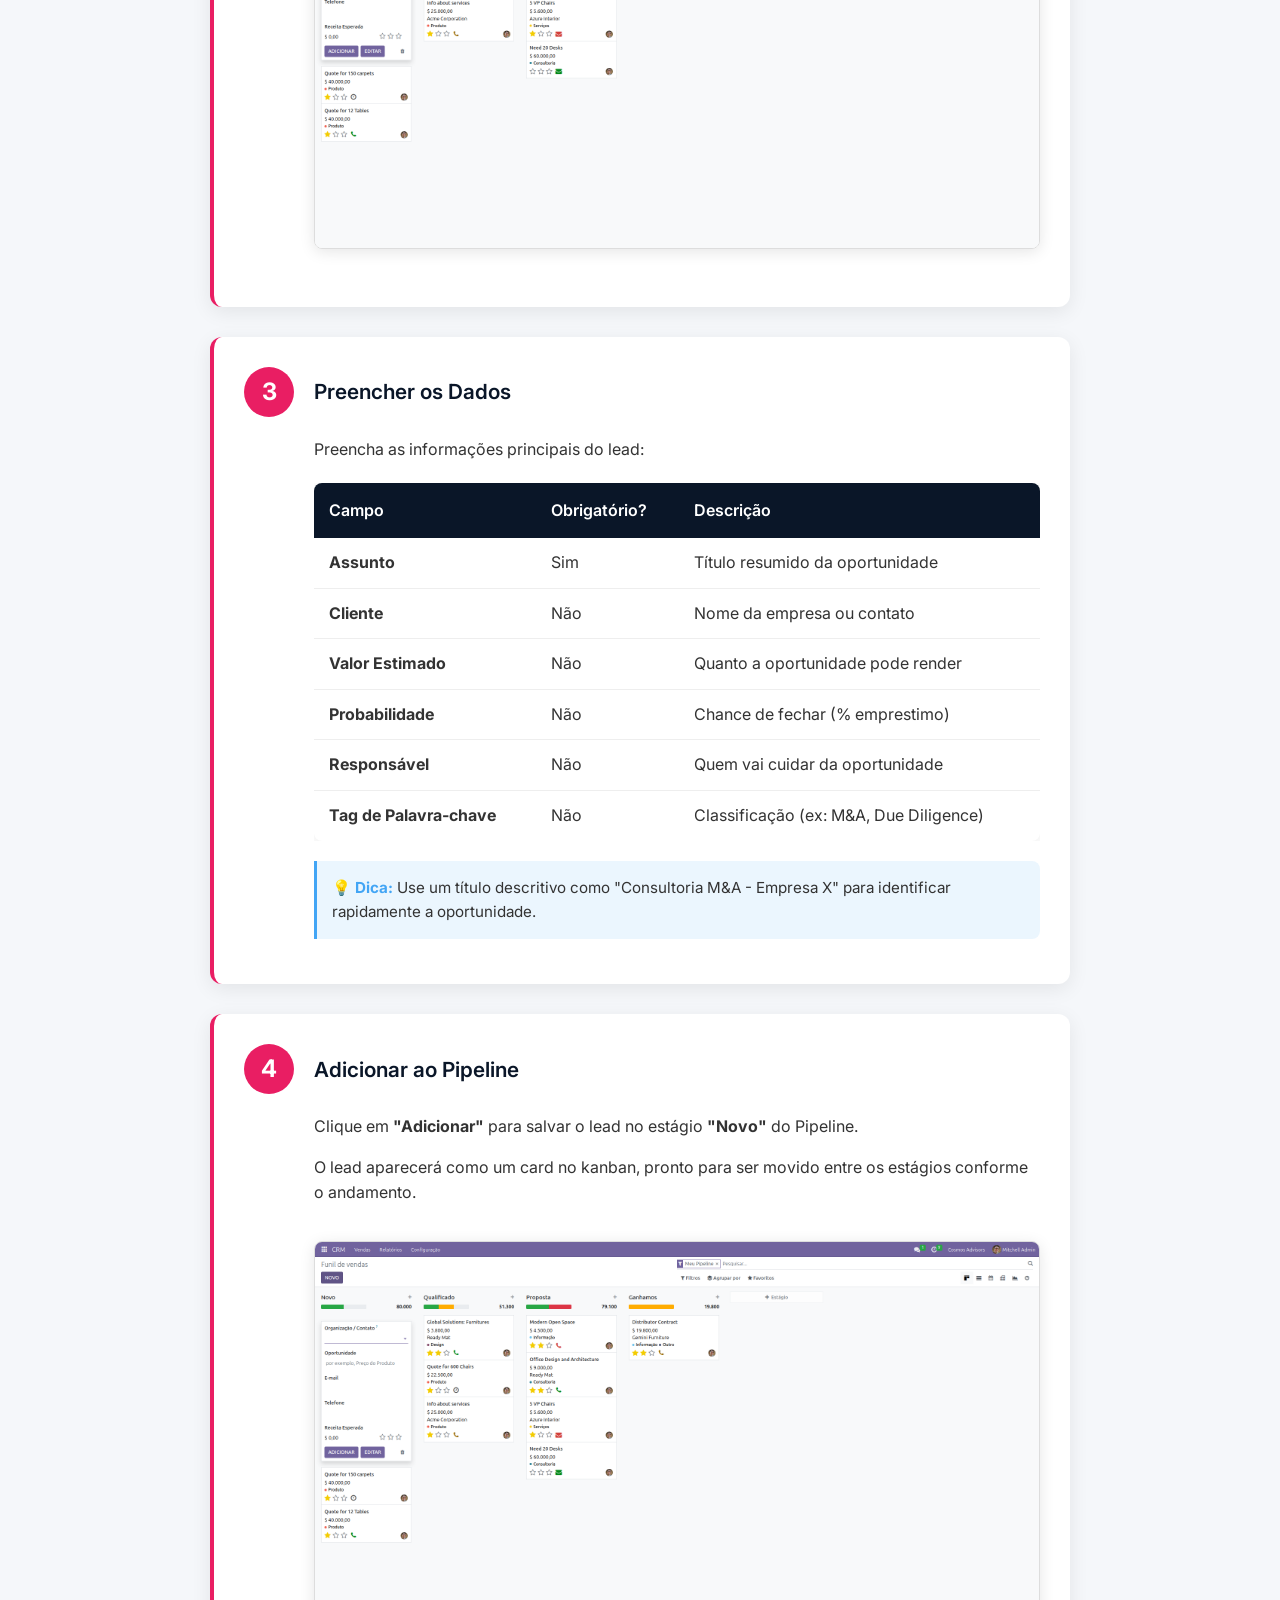
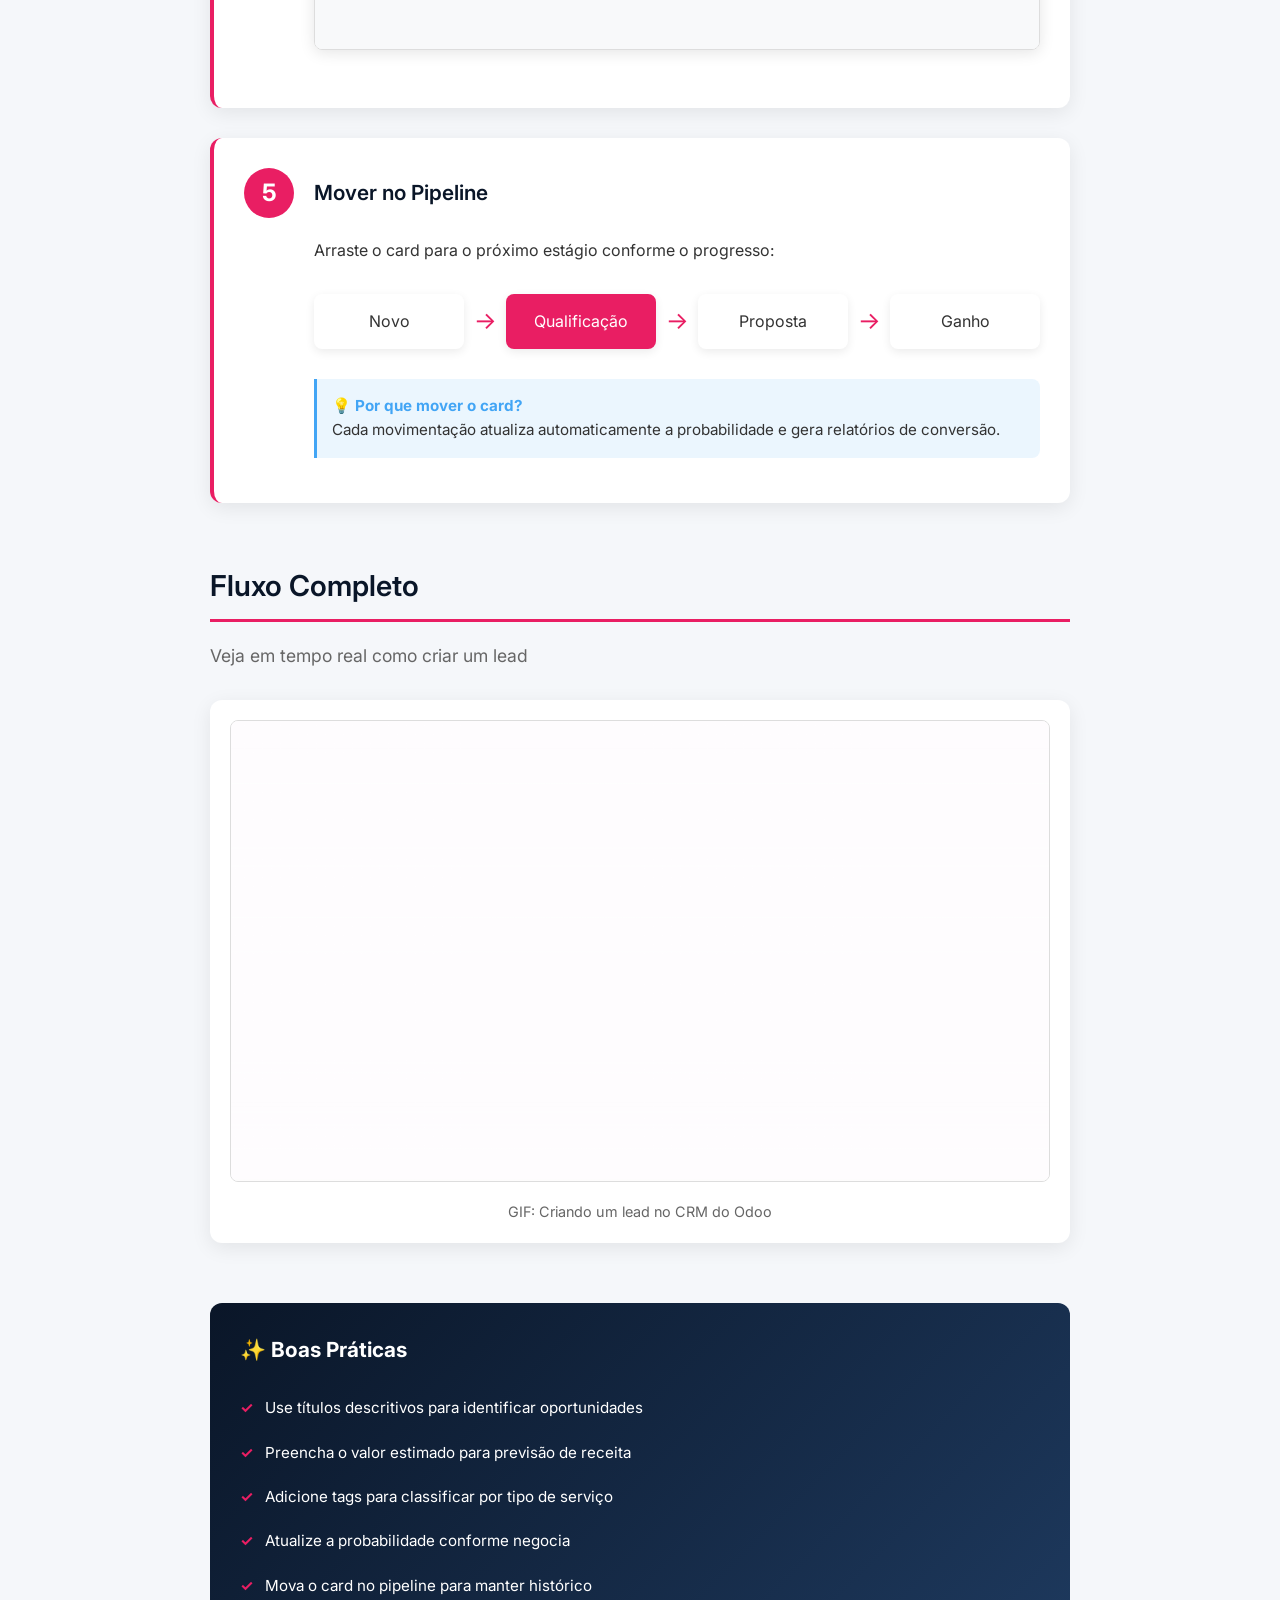
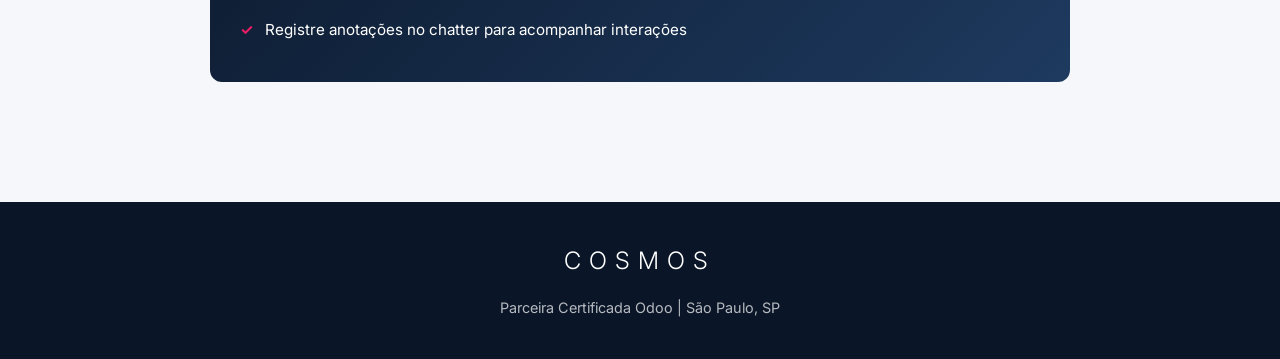
<file: proposta/treinamentos/01-crm-lead.html>
<!DOCTYPE html>
<html lang="pt-BR">
    <head>
        <meta charset="UTF-8" />
        <meta name="viewport" content="width=device-width, initial-scale=1.0" />
        <title>Treinamento: CRM - Criar Lead | Cosmos Advisors</title>
        <link
            href="https://fonts.googleapis.com/css2?family=Inter:wght@300;400;500;600;700&display=swap"
            rel="stylesheet"
        />
        <link rel="stylesheet" href="style.css" />
    </head>
    <body>
        <!-- HEADER -->
        <header class="header">
            <div class="container">
                <div class="header-content">
                    <div class="header-nav">
                        <div class="header-logo">COSMOS</div>
                        <a href="../proposta-cosmos.html" class="header-back"
                            >← Voltar ao Material</a
                        >
                    </div>
                    <h1 class="header-title">CRM: Criar Lead</h1>
                    <p class="header-subtitle">
                        Aprenda a cadastrar oportunidades no pipeline de vendas
                    </p>
                    <span class="header-badge">Módulo: CRM & Vendas</span>
                </div>
            </div>
        </header>

        <!-- CONTENT -->
        <main class="content">
            <div class="container">
                <!-- VISÃO GERAL -->
                <section class="section">
                    <h2 class="section-title">Visão Geral</h2>
                    <p class="section-subtitle">O que é um Lead e por que usá-lo</p>

                    <div
                        class="step"
                        style="border-left-color: var(--cosmos-light-blue)"
                    >
                        <div class="step-content" style="margin-left: 0">
                            <p class="step-text">
                                Um <strong>Lead</strong> é uma oportunidade de negócio
                                identificada. Pode ser um contato de um site, uma
                                indicação ou fruto de prospecção ativa.
                            </p>
                            <p class="step-text">
                                No Odoo CRM, os leads ficam organizados em um
                                <strong>Pipeline</strong> (funil de vendas), onde você
                                acompanha o progresso de cada oportunidade desde o
                                primeiro contato até o fechamento.
                            </p>
                        </div>
                    </div>

                    <div class="flow">
                        <div class="flow-step active">Lead</div>
                        <span class="flow-arrow">→</span>
                        <div class="flow-step">Oportunidade</div>
                        <span class="flow-arrow">→</span>
                        <div class="flow-step">Proposta</div>
                        <span class="flow-arrow">→</span>
                        <div class="flow-step">Fechamento</div>
                    </div>
                </section>

                <!-- PASSO A PASSO -->
                <section class="section">
                    <h2 class="section-title">Passo a Passo</h2>
                    <p class="section-subtitle">Como criar um lead no CRM do Odoo</p>

                    <!-- PASSO 1 -->
                    <div class="step">
                        <div class="step-header">
                            <div class="step-number">1</div>
                            <h3 class="step-title">Acessar o CRM</h3>
                        </div>
                        <div class="step-content">
                            <p class="step-text">
                                No menu superior, clique em <strong>CRM</strong>. Você
                                verá o Pipeline com os estágios: Novo, Qualificação,
                                Proposta, Negociação, Ganho, Perdido.
                            </p>
                            <div class="step-tip">
                                <strong>💡 Por que começar pelo Pipeline?</strong><br />
                                Ver as oportunidades existentes evita duplicidades e
                                mostra o status atual das vendas.
                            </div>
                        </div>
                    </div>

                    <!-- PASSO 2 -->
                    <div class="step">
                        <div class="step-header">
                            <div class="step-number">2</div>
                            <h3 class="step-title">Clicar em NOVO</h3>
                        </div>
                        <div class="step-content">
                            <p class="step-text">
                                Clique no botão <strong>NOVO</strong> no canto superior
                                esquerdo. Um formulário rápido será aberto.
                            </p>
                            <img
                                src="../screenshots/form_lead.png"
                                alt="Formulário de Lead"
                                class="screenshot"
                            />
                        </div>
                    </div>

                    <!-- PASSO 3 -->
                    <div class="step">
                        <div class="step-header">
                            <div class="step-number">3</div>
                            <h3 class="step-title">Preencher os Dados</h3>
                        </div>
                        <div class="step-content">
                            <p class="step-text">
                                Preencha as informações principais do lead:
                            </p>

                            <div class="table-container">
                                <table>
                                    <thead>
                                        <tr>
                                            <th>Campo</th>
                                            <th>Obrigatório?</th>
                                            <th>Descrição</th>
                                        </tr>
                                    </thead>
                                    <tbody>
                                        <tr>
                                            <td><strong>Assunto</strong></td>
                                            <td>Sim</td>
                                            <td>Título resumido da oportunidade</td>
                                        </tr>
                                        <tr>
                                            <td><strong>Cliente</strong></td>
                                            <td>Não</td>
                                            <td>Nome da empresa ou contato</td>
                                        </tr>
                                        <tr>
                                            <td><strong>Valor Estimado</strong></td>
                                            <td>Não</td>
                                            <td>Quanto a oportunidade pode render</td>
                                        </tr>
                                        <tr>
                                            <td><strong>Probabilidade</strong></td>
                                            <td>Não</td>
                                            <td>Chance de fechar (% emprestimo)</td>
                                        </tr>
                                        <tr>
                                            <td><strong>Responsável</strong></td>
                                            <td>Não</td>
                                            <td>Quem vai cuidar da oportunidade</td>
                                        </tr>
                                        <tr>
                                            <td>
                                                <strong>Tag de Palavra-chave</strong>
                                            </td>
                                            <td>Não</td>
                                            <td>
                                                Classificação (ex: M&A, Due Diligence)
                                            </td>
                                        </tr>
                                    </tbody>
                                </table>
                            </div>

                            <div class="step-tip">
                                <strong>💡 Dica:</strong> Use um título descritivo como
                                "Consultoria M&A - Empresa X" para identificar
                                rapidamente a oportunidade.
                            </div>
                        </div>
                    </div>

                    <!-- PASSO 4 -->
                    <div class="step">
                        <div class="step-header">
                            <div class="step-number">4</div>
                            <h3 class="step-title">Adicionar ao Pipeline</h3>
                        </div>
                        <div class="step-content">
                            <p class="step-text">
                                Clique em <strong>"Adicionar"</strong> para salvar o
                                lead no estágio <strong>"Novo"</strong> do Pipeline.
                            </p>
                            <p class="step-text">
                                O lead aparecerá como um card no kanban, pronto para ser
                                movido entre os estágios conforme o andamento.
                            </p>
                            <img
                                src="../screenshots/lead_salvo.png"
                                alt="Lead Salvo no Pipeline"
                                class="screenshot"
                            />
                        </div>
                    </div>

                    <!-- PASSO 5 -->
                    <div class="step">
                        <div class="step-header">
                            <div class="step-number">5</div>
                            <h3 class="step-title">Mover no Pipeline</h3>
                        </div>
                        <div class="step-content">
                            <p class="step-text">
                                Arraste o card para o próximo estágio conforme o
                                progresso:
                            </p>

                            <div class="flow">
                                <div class="flow-step">Novo</div>
                                <span class="flow-arrow">→</span>
                                <div class="flow-step active">Qualificação</div>
                                <span class="flow-arrow">→</span>
                                <div class="flow-step">Proposta</div>
                                <span class="flow-arrow">→</span>
                                <div class="flow-step">Ganho</div>
                            </div>

                            <div class="step-tip">
                                <strong>💡 Por que mover o card?</strong><br />
                                Cada movimentação atualiza automaticamente a
                                probabilidade e gera relatórios de conversão.
                            </div>
                        </div>
                    </div>
                </section>

                <!-- FLUXO COMPLETO -->
                <section class="section">
                    <h2 class="section-title">Fluxo Completo</h2>
                    <p class="section-subtitle">
                        Veja em tempo real como criar um lead
                    </p>

                    <div class="gif-container">
                        <img src="../videos/lead_flow.gif" alt="Fluxo CRM Lead" />
                        <p class="gif-label">GIF: Criando um lead no CRM do Odoo</p>
                    </div>
                </section>

                <!-- BOAS PRÁTICAS -->
                <section class="section">
                    <div class="tips-box">
                        <h3>✨ Boas Práticas</h3>
                        <ul>
                            <li>
                                Use títulos descritivos para identificar oportunidades
                            </li>
                            <li>Preencha o valor estimado para previsão de receita</li>
                            <li>Adicione tags para classificar por tipo de serviço</li>
                            <li>Atualize a probabilidade conforme negocia</li>
                            <li>Mova o card no pipeline para manter histórico</li>
                            <li>
                                Registre anotações no chatter para acompanhar interações
                            </li>
                        </ul>
                    </div>
                </section>
            </div>
        </main>

        <!-- FOOTER -->
        <footer class="footer">
            <div class="container">
                <div class="footer-logo">COSMOS</div>
                <p class="footer-text">Parceira Certificada Odoo | São Paulo, SP</p>
            </div>
        </footer>
    </body>
</html>
</file>
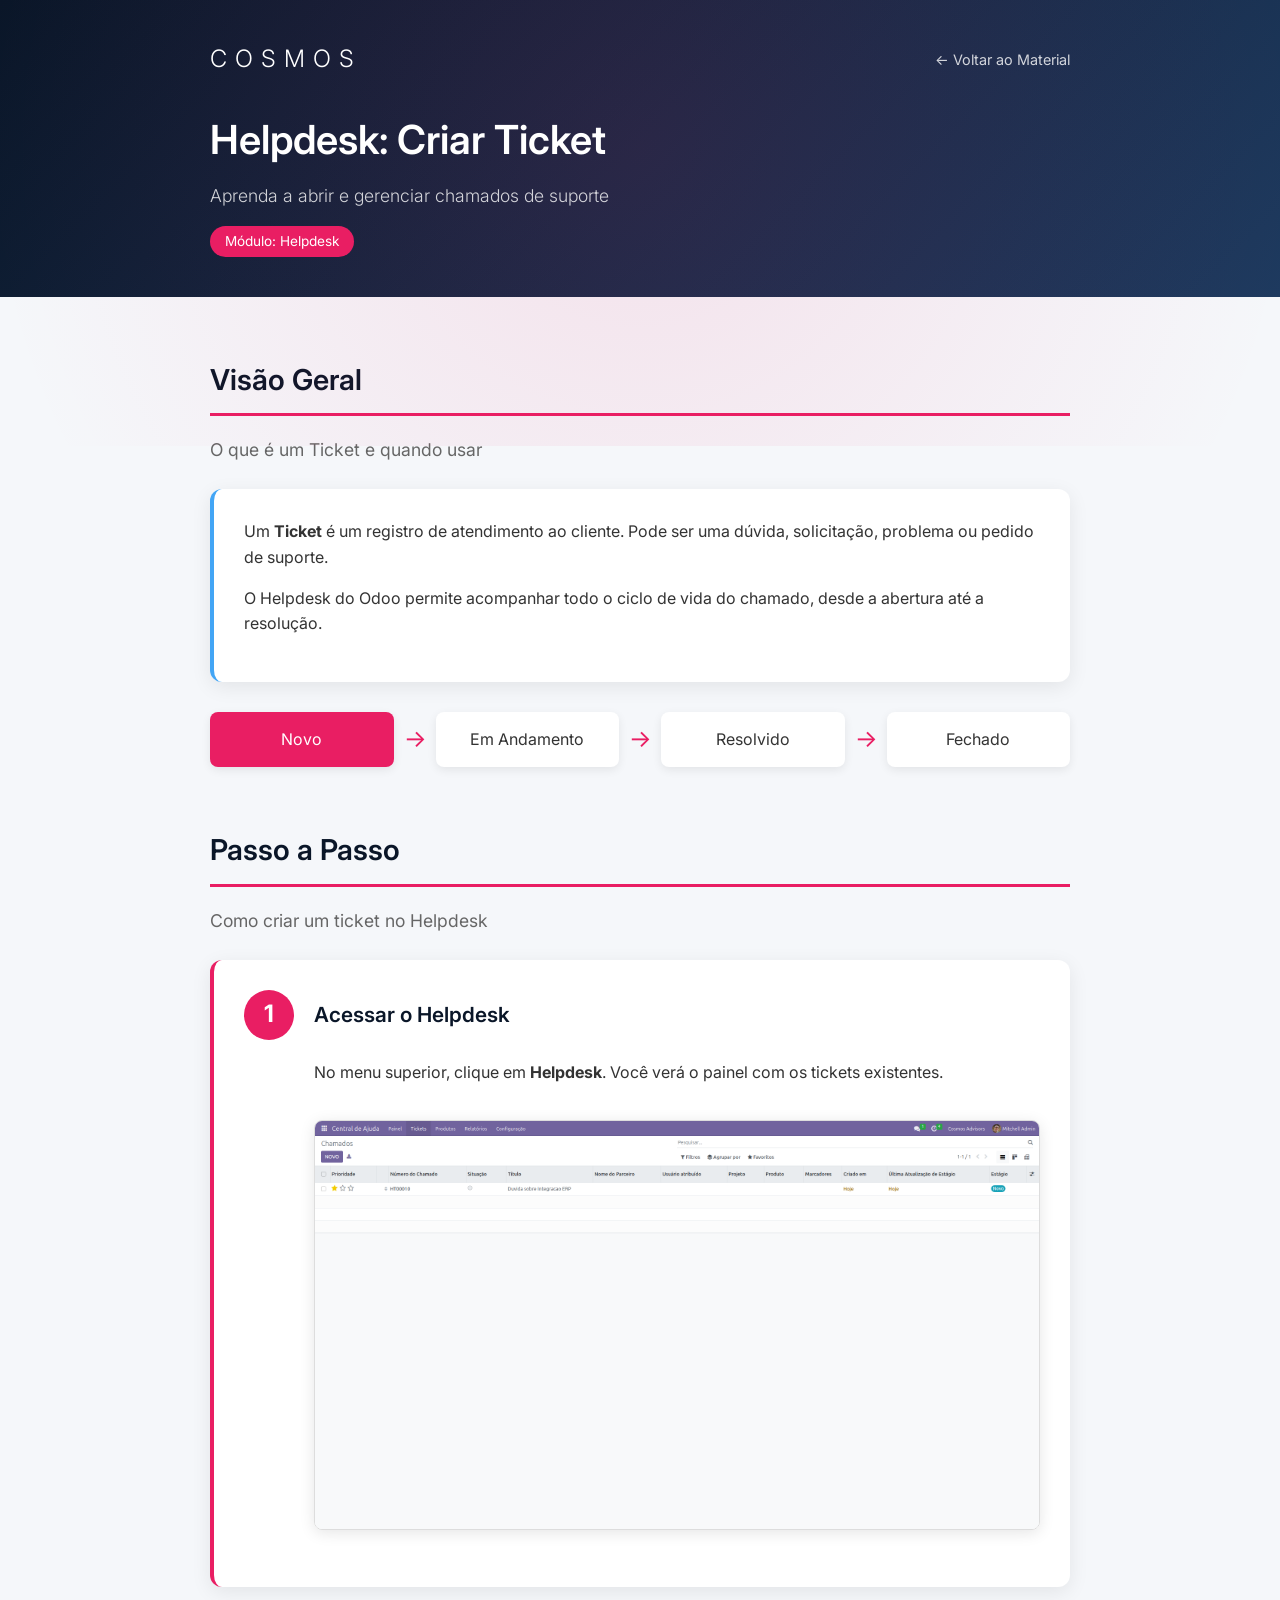
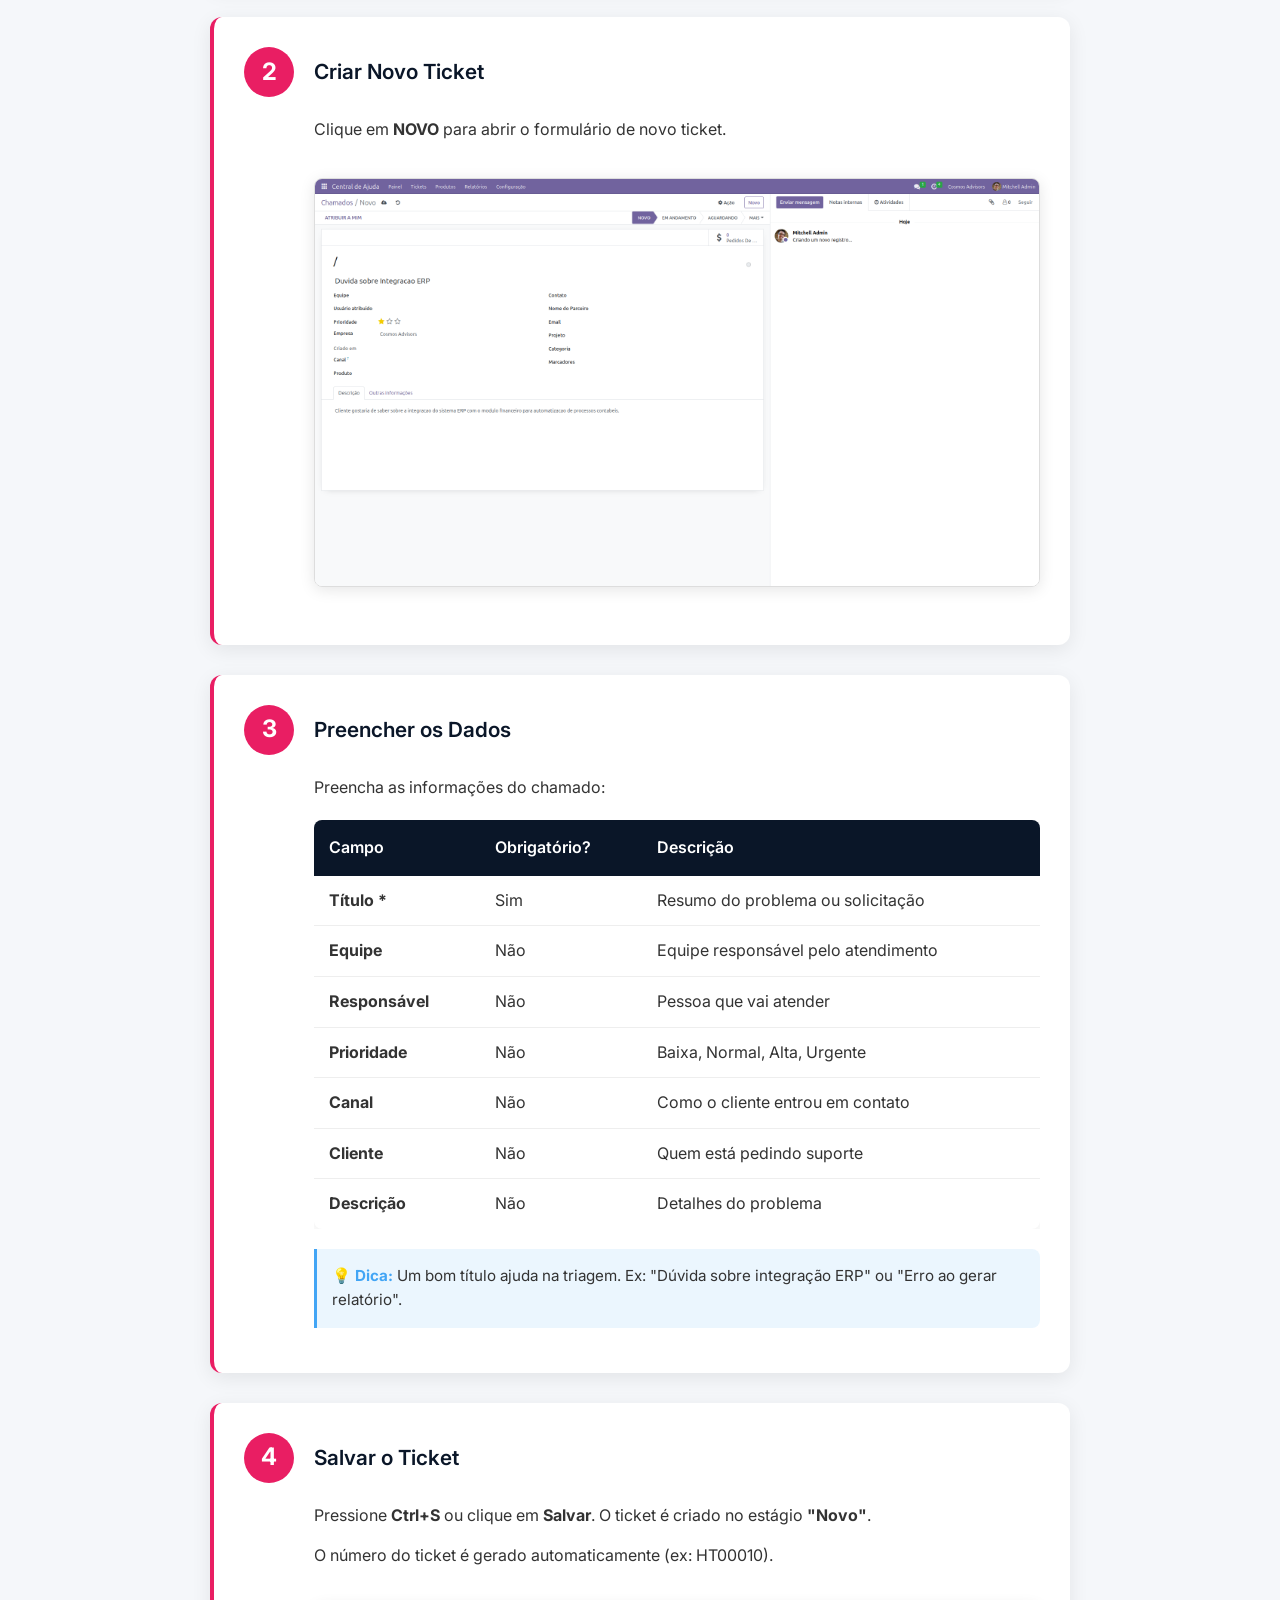
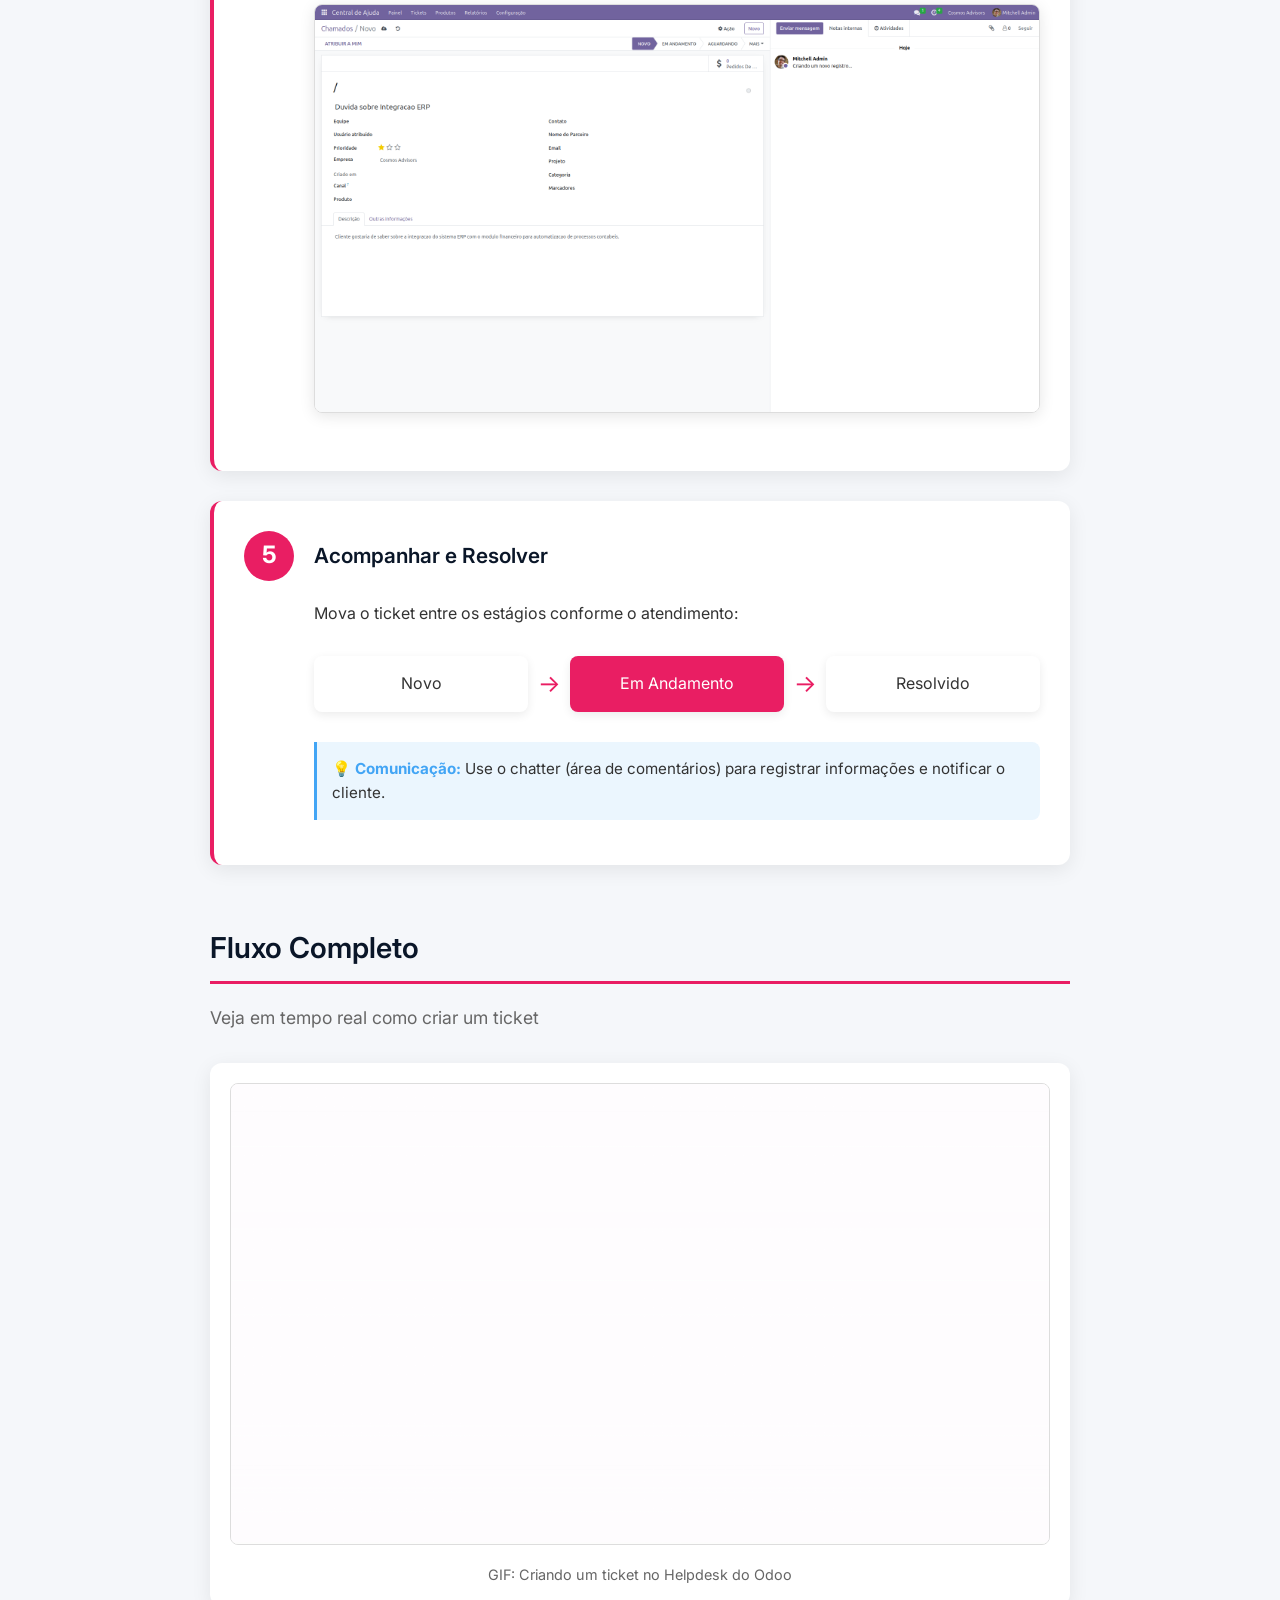
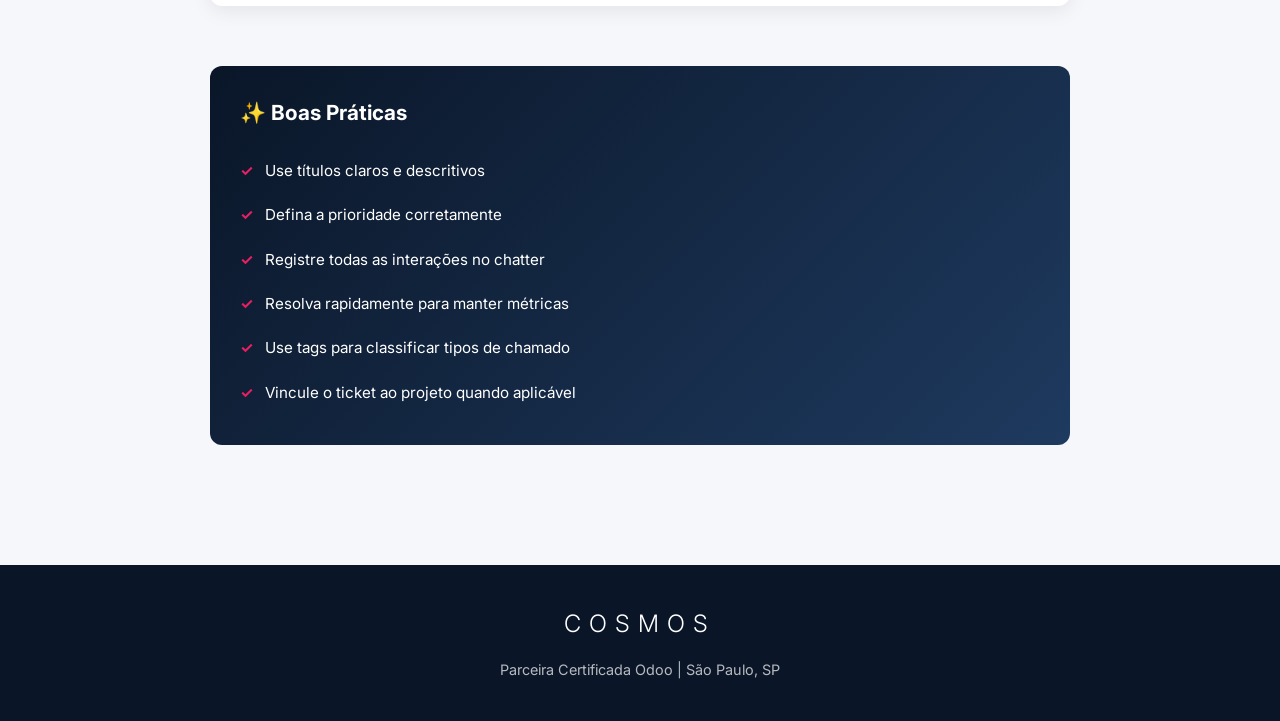
<file: proposta/treinamentos/02-helpdesk-ticket.html>
<!DOCTYPE html>
<html lang="pt-BR">
    <head>
        <meta charset="UTF-8" />
        <meta name="viewport" content="width=device-width, initial-scale=1.0" />
        <title>Treinamento: Helpdesk - Criar Ticket | Cosmos Advisors</title>
        <link
            href="https://fonts.googleapis.com/css2?family=Inter:wght@300;400;500;600;700&display=swap"
            rel="stylesheet"
        />
        <link rel="stylesheet" href="style.css" />
    </head>
    <body>
        <!-- HEADER -->
        <header class="header">
            <div class="container">
                <div class="header-content">
                    <div class="header-nav">
                        <div class="header-logo">COSMOS</div>
                        <a href="../proposta-cosmos.html" class="header-back"
                            >← Voltar ao Material</a
                        >
                    </div>
                    <h1 class="header-title">Helpdesk: Criar Ticket</h1>
                    <p class="header-subtitle">
                        Aprenda a abrir e gerenciar chamados de suporte
                    </p>
                    <span class="header-badge">Módulo: Helpdesk</span>
                </div>
            </div>
        </header>

        <!-- CONTENT -->
        <main class="content">
            <div class="container">
                <!-- VISÃO GERAL -->
                <section class="section">
                    <h2 class="section-title">Visão Geral</h2>
                    <p class="section-subtitle">O que é um Ticket e quando usar</p>

                    <div
                        class="step"
                        style="border-left-color: var(--cosmos-light-blue)"
                    >
                        <div class="step-content" style="margin-left: 0">
                            <p class="step-text">
                                Um <strong>Ticket</strong> é um registro de atendimento
                                ao cliente. Pode ser uma dúvida, solicitação, problema
                                ou pedido de suporte.
                            </p>
                            <p class="step-text">
                                O Helpdesk do Odoo permite acompanhar todo o ciclo de
                                vida do chamado, desde a abertura até a resolução.
                            </p>
                        </div>
                    </div>

                    <div class="flow">
                        <div class="flow-step active">Novo</div>
                        <span class="flow-arrow">→</span>
                        <div class="flow-step">Em Andamento</div>
                        <span class="flow-arrow">→</span>
                        <div class="flow-step">Resolvido</div>
                        <span class="flow-arrow">→</span>
                        <div class="flow-step">Fechado</div>
                    </div>
                </section>

                <!-- PASSO A PASSO -->
                <section class="section">
                    <h2 class="section-title">Passo a Passo</h2>
                    <p class="section-subtitle">Como criar um ticket no Helpdesk</p>

                    <!-- PASSO 1 -->
                    <div class="step">
                        <div class="step-header">
                            <div class="step-number">1</div>
                            <h3 class="step-title">Acessar o Helpdesk</h3>
                        </div>
                        <div class="step-content">
                            <p class="step-text">
                                No menu superior, clique em <strong>Helpdesk</strong>.
                                Você verá o painel com os tickets existentes.
                            </p>
                            <img
                                src="../screenshots/helpdesk.png"
                                alt="Helpdesk Dashboard"
                                class="screenshot"
                            />
                        </div>
                    </div>

                    <!-- PASSO 2 -->
                    <div class="step">
                        <div class="step-header">
                            <div class="step-number">2</div>
                            <h3 class="step-title">Criar Novo Ticket</h3>
                        </div>
                        <div class="step-content">
                            <p class="step-text">
                                Clique em <strong>NOVO</strong> para abrir o formulário
                                de novo ticket.
                            </p>
                            <img
                                src="../screenshots/ticket_filled.png"
                                alt="Formulário de Ticket"
                                class="screenshot"
                            />
                        </div>
                    </div>

                    <!-- PASSO 3 -->
                    <div class="step">
                        <div class="step-header">
                            <div class="step-number">3</div>
                            <h3 class="step-title">Preencher os Dados</h3>
                        </div>
                        <div class="step-content">
                            <p class="step-text">Preencha as informações do chamado:</p>

                            <div class="table-container">
                                <table>
                                    <thead>
                                        <tr>
                                            <th>Campo</th>
                                            <th>Obrigatório?</th>
                                            <th>Descrição</th>
                                        </tr>
                                    </thead>
                                    <tbody>
                                        <tr>
                                            <td><strong>Título *</strong></td>
                                            <td>Sim</td>
                                            <td>Resumo do problema ou solicitação</td>
                                        </tr>
                                        <tr>
                                            <td><strong>Equipe</strong></td>
                                            <td>Não</td>
                                            <td>Equipe responsável pelo atendimento</td>
                                        </tr>
                                        <tr>
                                            <td><strong>Responsável</strong></td>
                                            <td>Não</td>
                                            <td>Pessoa que vai atender</td>
                                        </tr>
                                        <tr>
                                            <td><strong>Prioridade</strong></td>
                                            <td>Não</td>
                                            <td>Baixa, Normal, Alta, Urgente</td>
                                        </tr>
                                        <tr>
                                            <td><strong>Canal</strong></td>
                                            <td>Não</td>
                                            <td>Como o cliente entrou em contato</td>
                                        </tr>
                                        <tr>
                                            <td><strong>Cliente</strong></td>
                                            <td>Não</td>
                                            <td>Quem está pedindo suporte</td>
                                        </tr>
                                        <tr>
                                            <td><strong>Descrição</strong></td>
                                            <td>Não</td>
                                            <td>Detalhes do problema</td>
                                        </tr>
                                    </tbody>
                                </table>
                            </div>

                            <div class="step-tip">
                                <strong>💡 Dica:</strong> Um bom título ajuda na
                                triagem. Ex: "Dúvida sobre integração ERP" ou "Erro ao
                                gerar relatório".
                            </div>
                        </div>
                    </div>

                    <!-- PASSO 4 -->
                    <div class="step">
                        <div class="step-header">
                            <div class="step-number">4</div>
                            <h3 class="step-title">Salvar o Ticket</h3>
                        </div>
                        <div class="step-content">
                            <p class="step-text">
                                Pressione <strong>Ctrl+S</strong> ou clique em
                                <strong>Salvar</strong>. O ticket é criado no estágio
                                <strong>"Novo"</strong>.
                            </p>
                            <p class="step-text">
                                O número do ticket é gerado automaticamente (ex:
                                HT00010).
                            </p>
                            <img
                                src="../screenshots/ticket_saved.png"
                                alt="Ticket Salvo"
                                class="screenshot"
                            />
                        </div>
                    </div>

                    <!-- PASSO 5 -->
                    <div class="step">
                        <div class="step-header">
                            <div class="step-number">5</div>
                            <h3 class="step-title">Acompanhar e Resolver</h3>
                        </div>
                        <div class="step-content">
                            <p class="step-text">
                                Mova o ticket entre os estágios conforme o atendimento:
                            </p>

                            <div class="flow">
                                <div class="flow-step">Novo</div>
                                <span class="flow-arrow">→</span>
                                <div class="flow-step active">Em Andamento</div>
                                <span class="flow-arrow">→</span>
                                <div class="flow-step">Resolvido</div>
                            </div>

                            <div class="step-tip">
                                <strong>💡 Comunicação:</strong> Use o chatter (área de
                                comentários) para registrar informações e notificar o
                                cliente.
                            </div>
                        </div>
                    </div>
                </section>

                <!-- FLUXO COMPLETO -->
                <section class="section">
                    <h2 class="section-title">Fluxo Completo</h2>
                    <p class="section-subtitle">
                        Veja em tempo real como criar um ticket
                    </p>

                    <div class="gif-container">
                        <img
                            src="../videos/helpdesk_flow.gif"
                            alt="Fluxo Helpdesk Ticket"
                        />
                        <p class="gif-label">
                            GIF: Criando um ticket no Helpdesk do Odoo
                        </p>
                    </div>
                </section>

                <!-- BOAS PRÁTICAS -->
                <section class="section">
                    <div class="tips-box">
                        <h3>✨ Boas Práticas</h3>
                        <ul>
                            <li>Use títulos claros e descritivos</li>
                            <li>Defina a prioridade corretamente</li>
                            <li>Registre todas as interações no chatter</li>
                            <li>Resolva rapidamente para manter métricas</li>
                            <li>Use tags para classificar tipos de chamado</li>
                            <li>Vincule o ticket ao projeto quando aplicável</li>
                        </ul>
                    </div>
                </section>
            </div>
        </main>

        <!-- FOOTER -->
        <footer class="footer">
            <div class="container">
                <div class="footer-logo">COSMOS</div>
                <p class="footer-text">Parceira Certificada Odoo | São Paulo, SP</p>
            </div>
        </footer>
    </body>
</html>
</file>
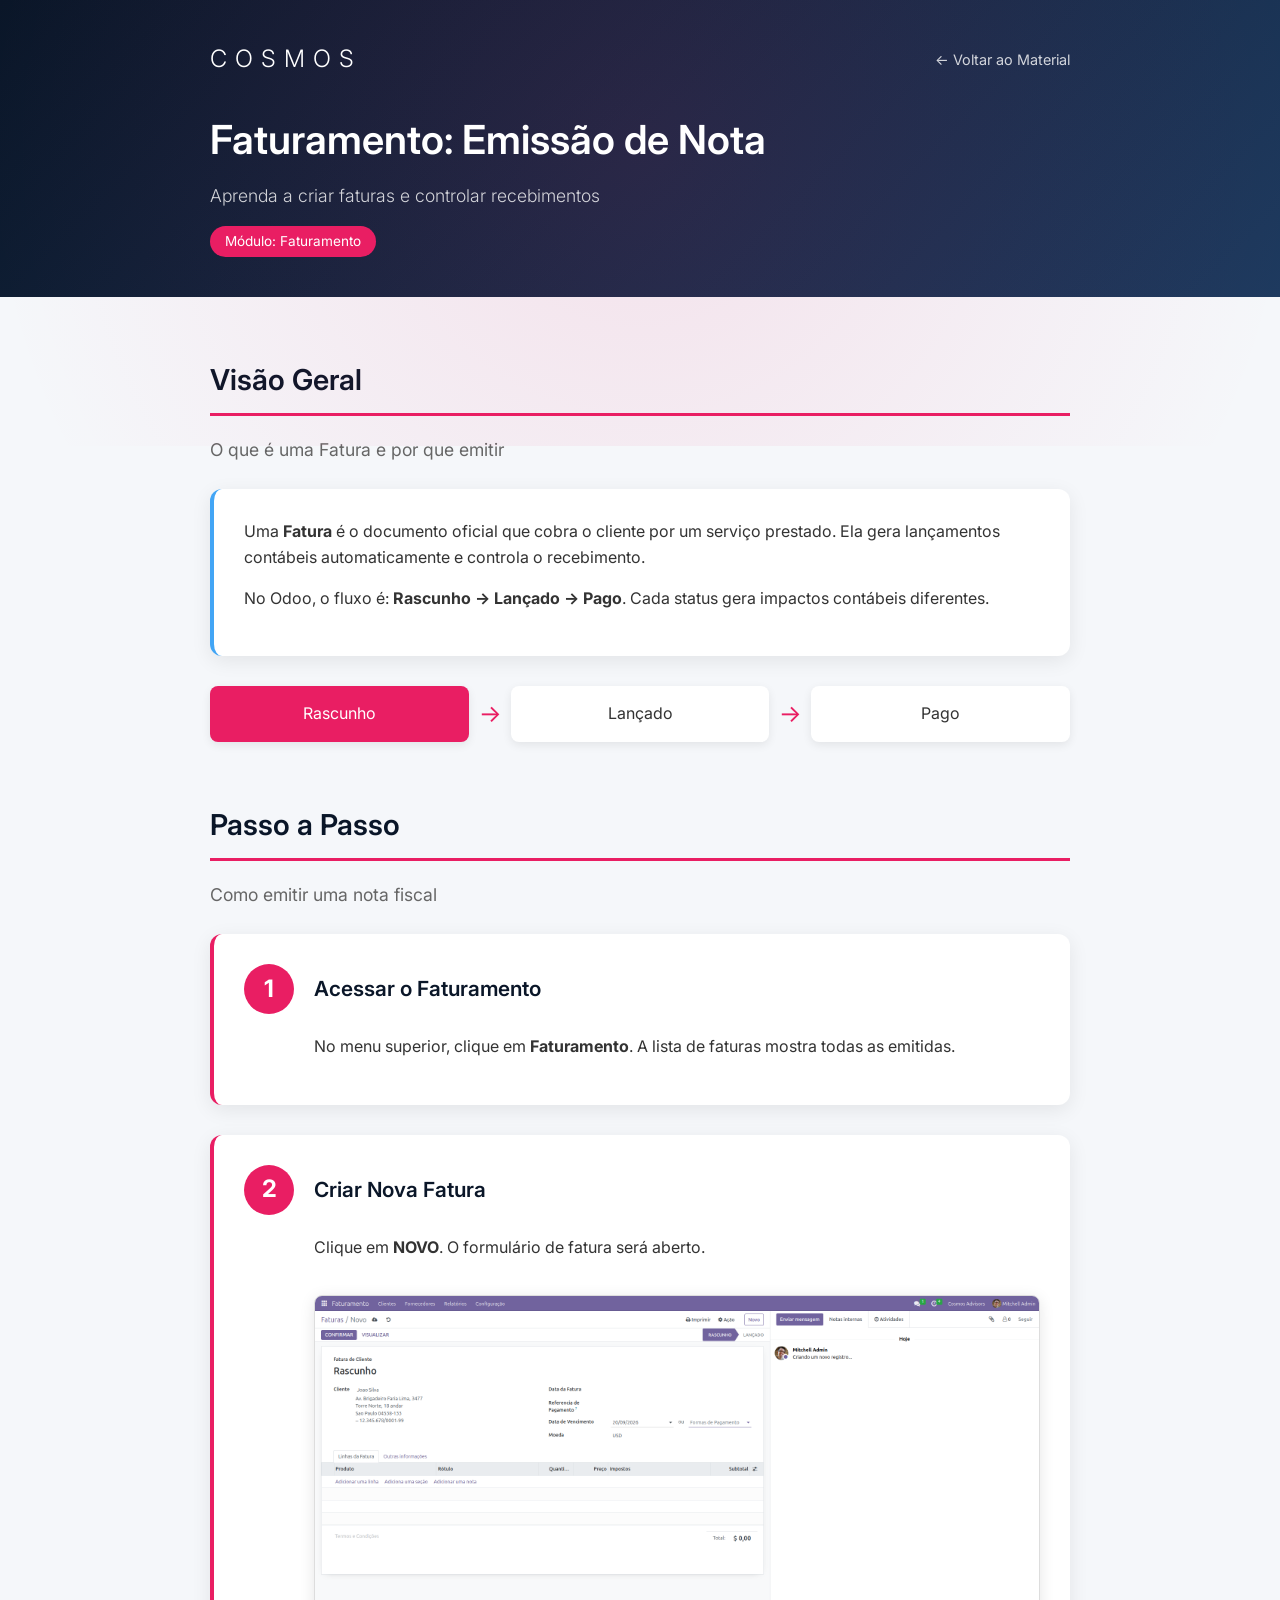
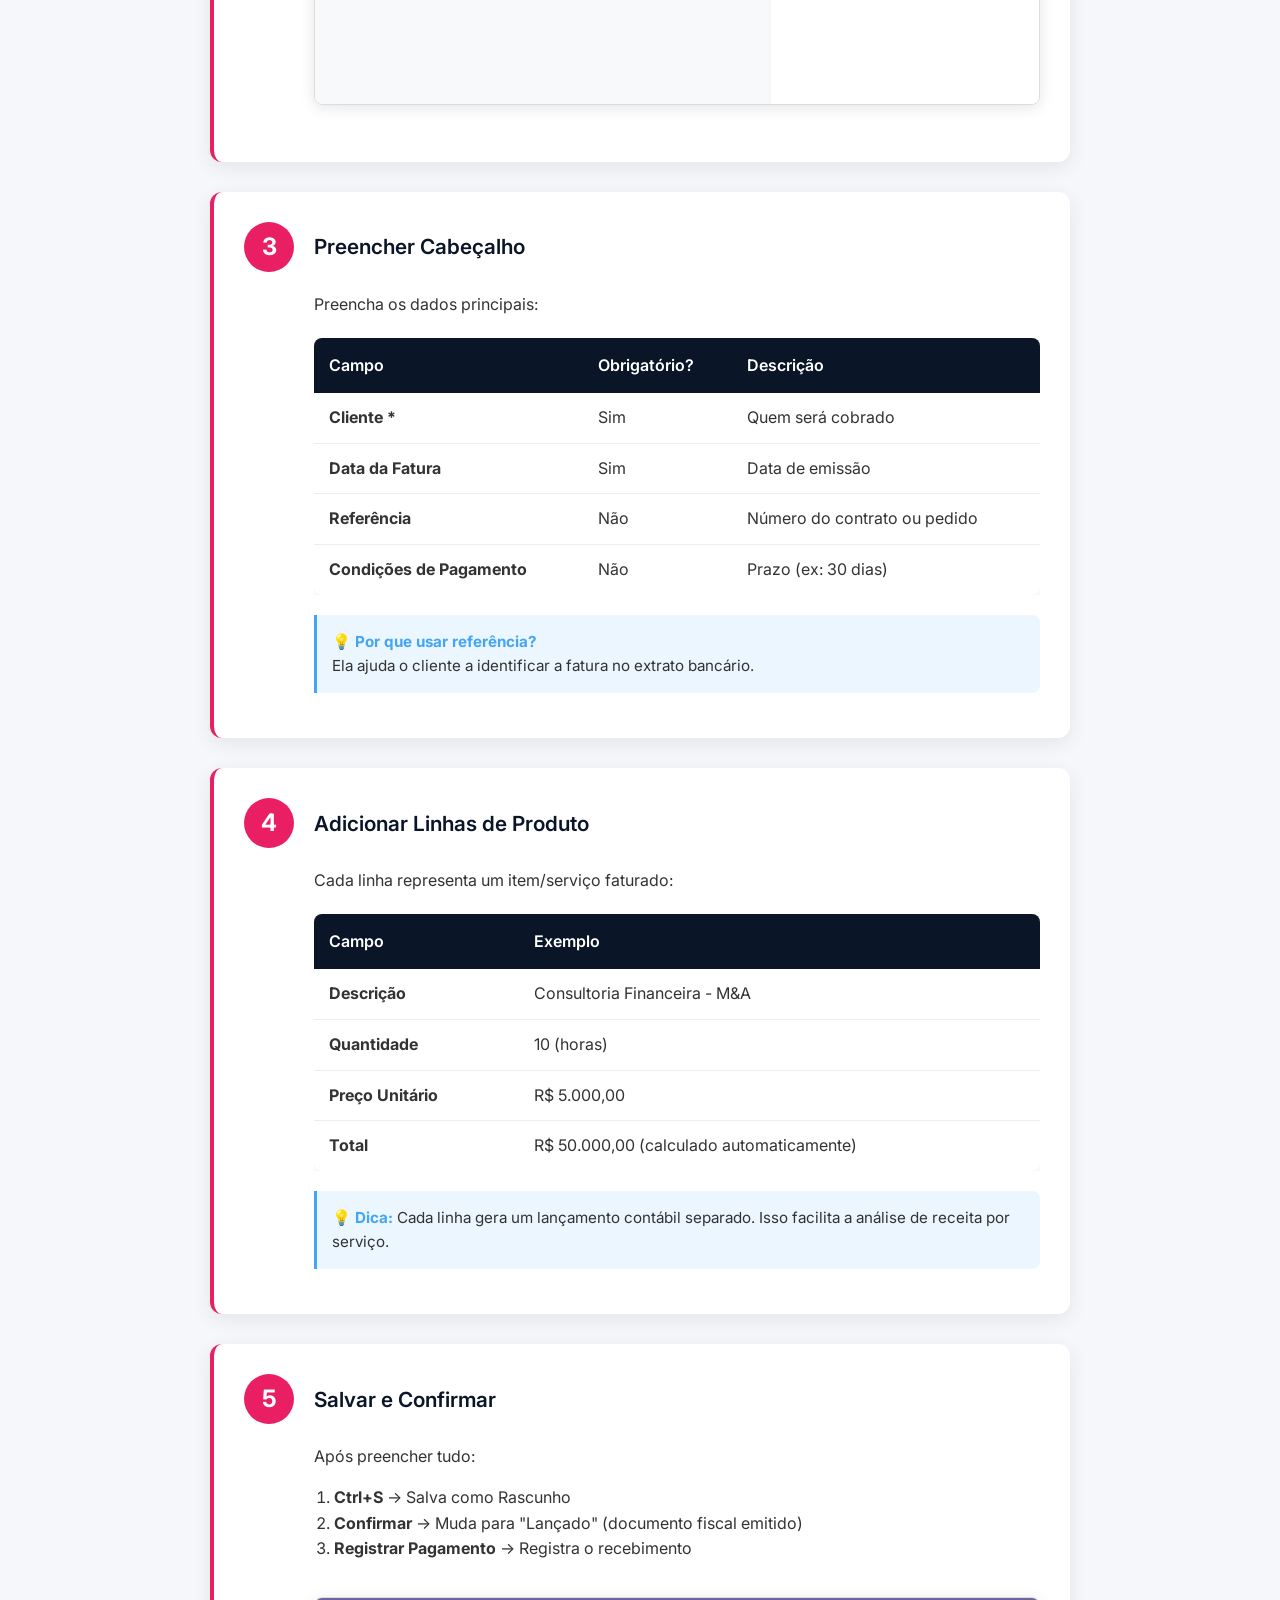
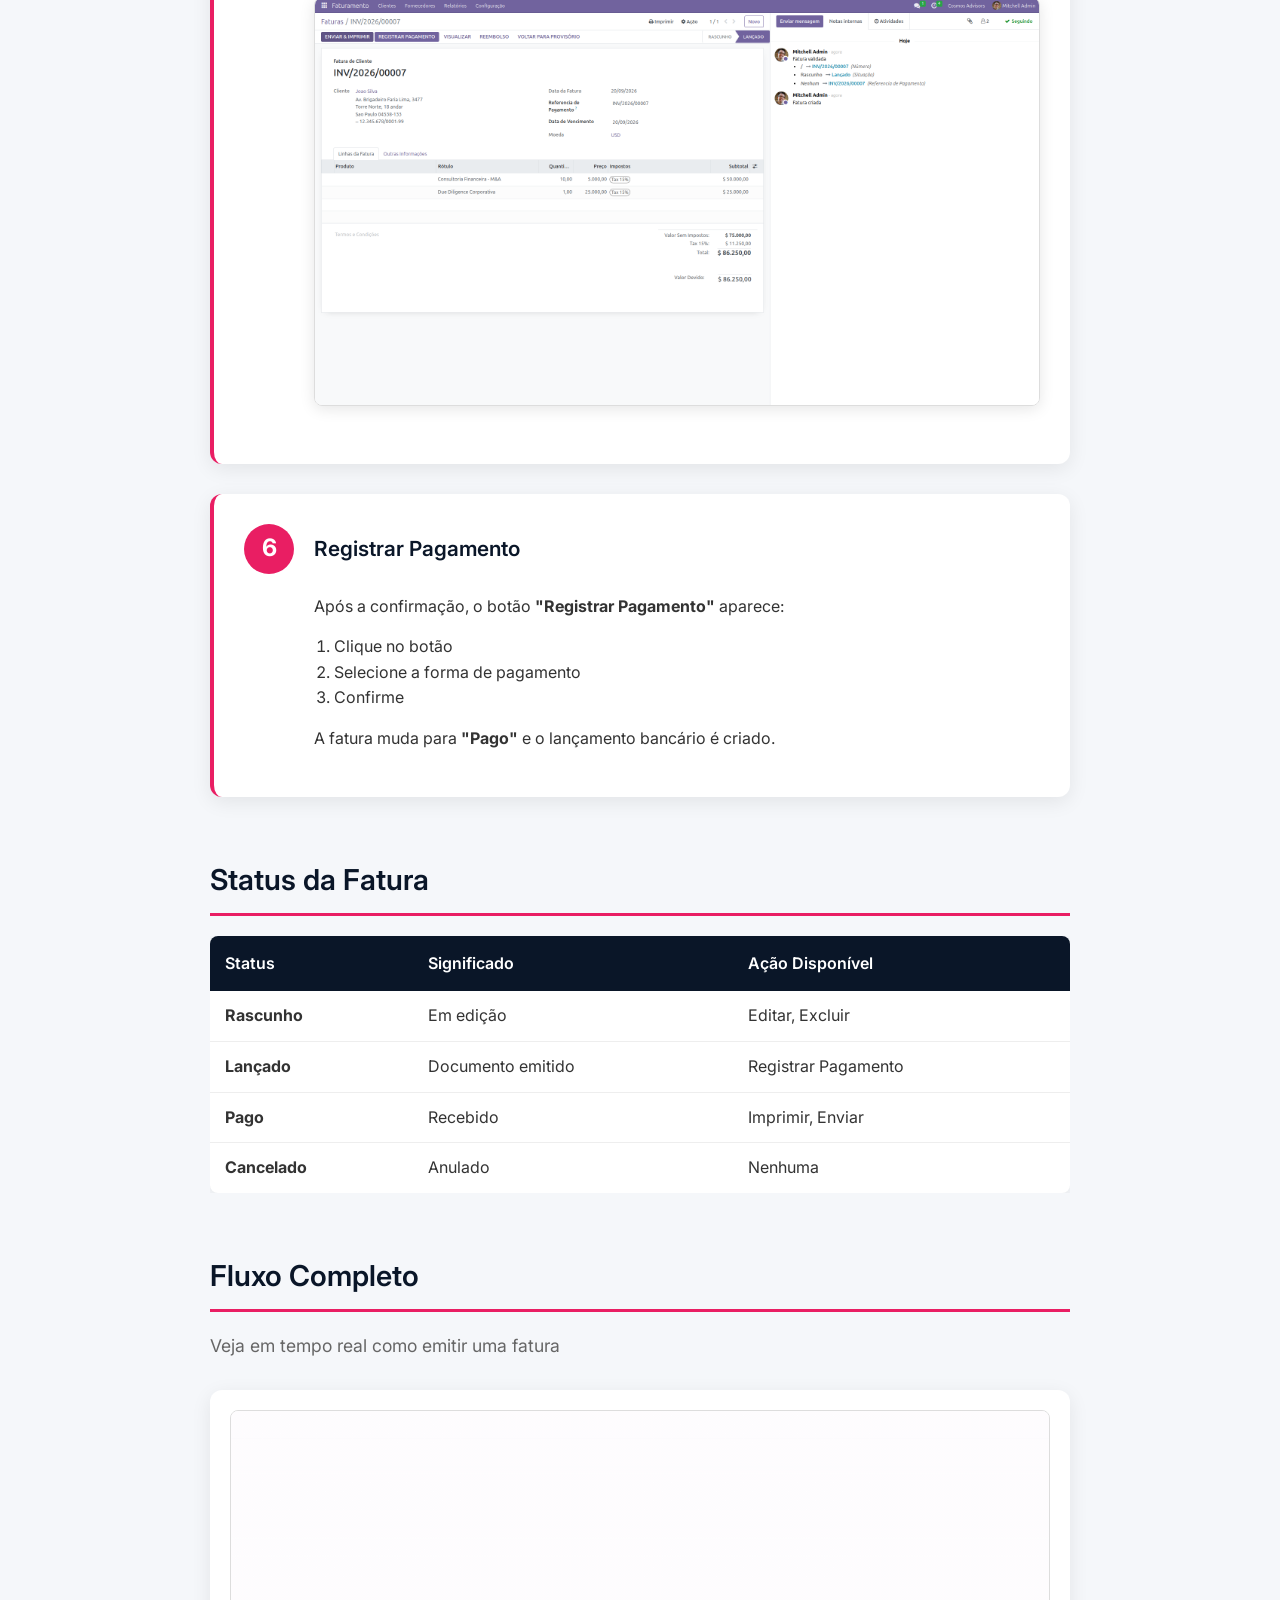
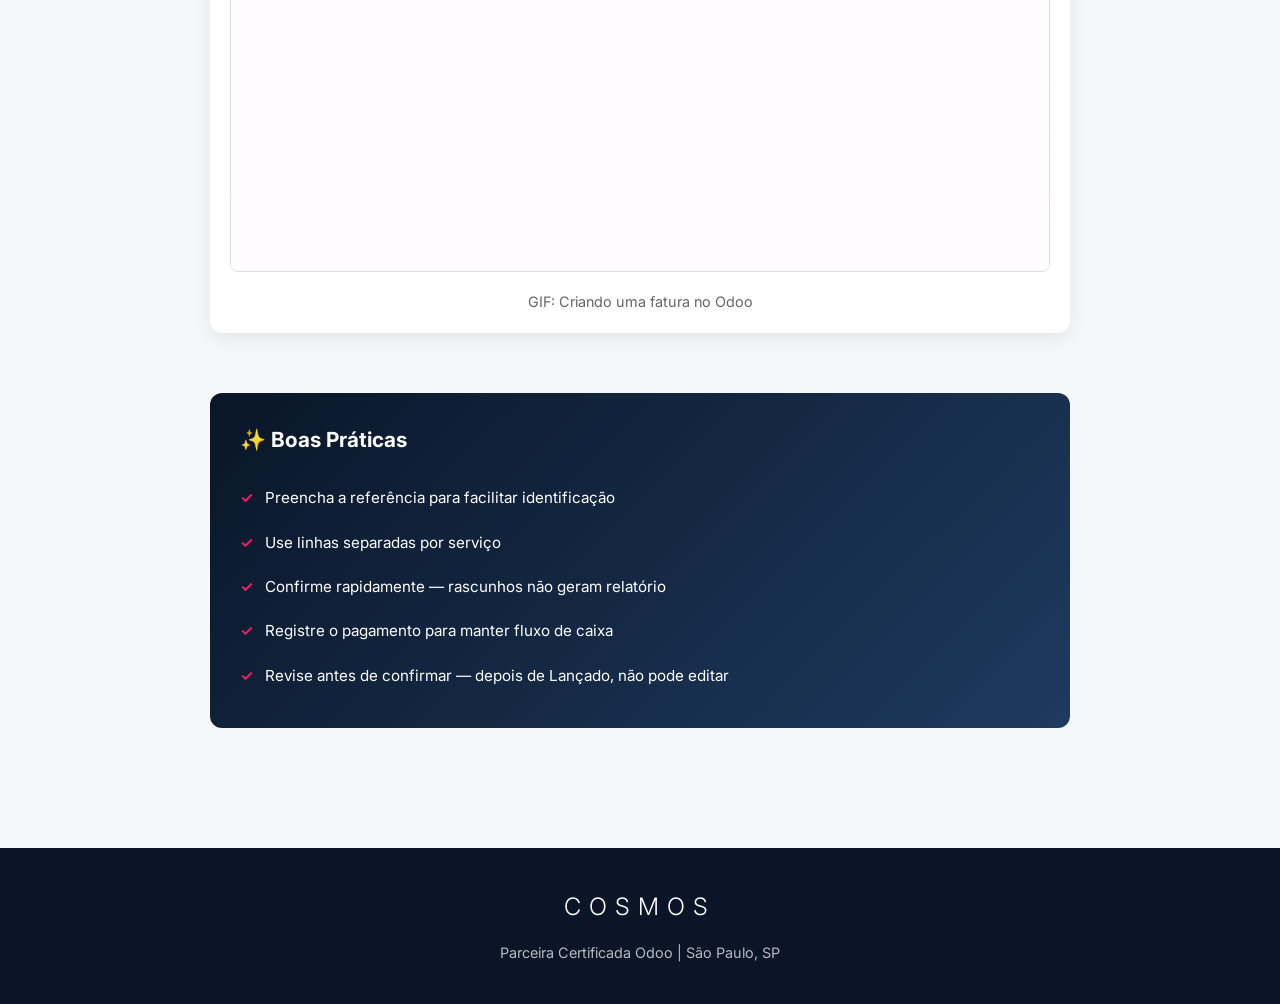
<file: proposta/treinamentos/03-faturamento.html>
<!DOCTYPE html>
<html lang="pt-BR">
    <head>
        <meta charset="UTF-8" />
        <meta name="viewport" content="width=device-width, initial-scale=1.0" />
        <title>Treinamento: Faturamento - Emissão de Nota | Cosmos Advisors</title>
        <link
            href="https://fonts.googleapis.com/css2?family=Inter:wght@300;400;500;600;700&display=swap"
            rel="stylesheet"
        />
        <link rel="stylesheet" href="style.css" />
    </head>
    <body>
        <!-- HEADER -->
        <header class="header">
            <div class="container">
                <div class="header-content">
                    <div class="header-nav">
                        <div class="header-logo">COSMOS</div>
                        <a href="../proposta-cosmos.html" class="header-back"
                            >← Voltar ao Material</a
                        >
                    </div>
                    <h1 class="header-title">Faturamento: Emissão de Nota</h1>
                    <p class="header-subtitle">
                        Aprenda a criar faturas e controlar recebimentos
                    </p>
                    <span class="header-badge">Módulo: Faturamento</span>
                </div>
            </div>
        </header>

        <!-- CONTENT -->
        <main class="content">
            <div class="container">
                <!-- VISÃO GERAL -->
                <section class="section">
                    <h2 class="section-title">Visão Geral</h2>
                    <p class="section-subtitle">O que é uma Fatura e por que emitir</p>

                    <div
                        class="step"
                        style="border-left-color: var(--cosmos-light-blue)"
                    >
                        <div class="step-content" style="margin-left: 0">
                            <p class="step-text">
                                Uma <strong>Fatura</strong> é o documento oficial que
                                cobra o cliente por um serviço prestado. Ela gera
                                lançamentos contábeis automaticamente e controla o
                                recebimento.
                            </p>
                            <p class="step-text">
                                No Odoo, o fluxo é:
                                <strong>Rascunho → Lançado → Pago</strong>. Cada status
                                gera impactos contábeis diferentes.
                            </p>
                        </div>
                    </div>

                    <div class="flow">
                        <div class="flow-step active">Rascunho</div>
                        <span class="flow-arrow">→</span>
                        <div class="flow-step">Lançado</div>
                        <span class="flow-arrow">→</span>
                        <div class="flow-step">Pago</div>
                    </div>
                </section>

                <!-- PASSO A PASSO -->
                <section class="section">
                    <h2 class="section-title">Passo a Passo</h2>
                    <p class="section-subtitle">Como emitir uma nota fiscal</p>

                    <!-- PASSO 1 -->
                    <div class="step">
                        <div class="step-header">
                            <div class="step-number">1</div>
                            <h3 class="step-title">Acessar o Faturamento</h3>
                        </div>
                        <div class="step-content">
                            <p class="step-text">
                                No menu superior, clique em
                                <strong>Faturamento</strong>. A lista de faturas mostra
                                todas as emitidas.
                            </p>
                        </div>
                    </div>

                    <!-- PASSO 2 -->
                    <div class="step">
                        <div class="step-header">
                            <div class="step-number">2</div>
                            <h3 class="step-title">Criar Nova Fatura</h3>
                        </div>
                        <div class="step-content">
                            <p class="step-text">
                                Clique em <strong>NOVO</strong>. O formulário de fatura
                                será aberto.
                            </p>
                            <img
                                src="../screenshots/form_fatura.png"
                                alt="Formulário de Fatura"
                                class="screenshot"
                            />
                        </div>
                    </div>

                    <!-- PASSO 3 -->
                    <div class="step">
                        <div class="step-header">
                            <div class="step-number">3</div>
                            <h3 class="step-title">Preencher Cabeçalho</h3>
                        </div>
                        <div class="step-content">
                            <p class="step-text">Preencha os dados principais:</p>

                            <div class="table-container">
                                <table>
                                    <thead>
                                        <tr>
                                            <th>Campo</th>
                                            <th>Obrigatório?</th>
                                            <th>Descrição</th>
                                        </tr>
                                    </thead>
                                    <tbody>
                                        <tr>
                                            <td><strong>Cliente *</strong></td>
                                            <td>Sim</td>
                                            <td>Quem será cobrado</td>
                                        </tr>
                                        <tr>
                                            <td><strong>Data da Fatura</strong></td>
                                            <td>Sim</td>
                                            <td>Data de emissão</td>
                                        </tr>
                                        <tr>
                                            <td><strong>Referência</strong></td>
                                            <td>Não</td>
                                            <td>Número do contrato ou pedido</td>
                                        </tr>
                                        <tr>
                                            <td>
                                                <strong>Condições de Pagamento</strong>
                                            </td>
                                            <td>Não</td>
                                            <td>Prazo (ex: 30 dias)</td>
                                        </tr>
                                    </tbody>
                                </table>
                            </div>

                            <div class="step-tip">
                                <strong>💡 Por que usar referência?</strong><br />
                                Ela ajuda o cliente a identificar a fatura no extrato
                                bancário.
                            </div>
                        </div>
                    </div>

                    <!-- PASSO 4 -->
                    <div class="step">
                        <div class="step-header">
                            <div class="step-number">4</div>
                            <h3 class="step-title">Adicionar Linhas de Produto</h3>
                        </div>
                        <div class="step-content">
                            <p class="step-text">
                                Cada linha representa um item/serviço faturado:
                            </p>

                            <div class="table-container">
                                <table>
                                    <thead>
                                        <tr>
                                            <th>Campo</th>
                                            <th>Exemplo</th>
                                        </tr>
                                    </thead>
                                    <tbody>
                                        <tr>
                                            <td><strong>Descrição</strong></td>
                                            <td>Consultoria Financeira - M&A</td>
                                        </tr>
                                        <tr>
                                            <td><strong>Quantidade</strong></td>
                                            <td>10 (horas)</td>
                                        </tr>
                                        <tr>
                                            <td><strong>Preço Unitário</strong></td>
                                            <td>R$ 5.000,00</td>
                                        </tr>
                                        <tr>
                                            <td><strong>Total</strong></td>
                                            <td>
                                                R$ 50.000,00 (calculado automaticamente)
                                            </td>
                                        </tr>
                                    </tbody>
                                </table>
                            </div>

                            <div class="step-tip">
                                <strong>💡 Dica:</strong> Cada linha gera um lançamento
                                contábil separado. Isso facilita a análise de receita
                                por serviço.
                            </div>
                        </div>
                    </div>

                    <!-- PASSO 5 -->
                    <div class="step">
                        <div class="step-header">
                            <div class="step-number">5</div>
                            <h3 class="step-title">Salvar e Confirmar</h3>
                        </div>
                        <div class="step-content">
                            <p class="step-text">Após preencher tudo:</p>
                            <ol style="margin-left: 20px; margin-bottom: 15px">
                                <li><strong>Ctrl+S</strong> → Salva como Rascunho</li>
                                <li>
                                    <strong>Confirmar</strong> → Muda para "Lançado"
                                    (documento fiscal emitido)
                                </li>
                                <li>
                                    <strong>Registrar Pagamento</strong> → Registra o
                                    recebimento
                                </li>
                            </ol>
                            <img
                                src="../screenshots/fatura_confirmada.png"
                                alt="Fatura Confirmada"
                                class="screenshot"
                            />
                        </div>
                    </div>

                    <!-- PASSO 6 -->
                    <div class="step">
                        <div class="step-header">
                            <div class="step-number">6</div>
                            <h3 class="step-title">Registrar Pagamento</h3>
                        </div>
                        <div class="step-content">
                            <p class="step-text">
                                Após a confirmação, o botão
                                <strong>"Registrar Pagamento"</strong> aparece:
                            </p>
                            <ol style="margin-left: 20px; margin-bottom: 15px">
                                <li>Clique no botão</li>
                                <li>Selecione a forma de pagamento</li>
                                <li>Confirme</li>
                            </ol>
                            <p class="step-text">
                                A fatura muda para <strong>"Pago"</strong> e o
                                lançamento bancário é criado.
                            </p>
                        </div>
                    </div>
                </section>

                <!-- STATUS -->
                <section class="section">
                    <h2 class="section-title">Status da Fatura</h2>

                    <div class="table-container">
                        <table>
                            <thead>
                                <tr>
                                    <th>Status</th>
                                    <th>Significado</th>
                                    <th>Ação Disponível</th>
                                </tr>
                            </thead>
                            <tbody>
                                <tr>
                                    <td><strong>Rascunho</strong></td>
                                    <td>Em edição</td>
                                    <td>Editar, Excluir</td>
                                </tr>
                                <tr>
                                    <td><strong>Lançado</strong></td>
                                    <td>Documento emitido</td>
                                    <td>Registrar Pagamento</td>
                                </tr>
                                <tr>
                                    <td><strong>Pago</strong></td>
                                    <td>Recebido</td>
                                    <td>Imprimir, Enviar</td>
                                </tr>
                                <tr>
                                    <td><strong>Cancelado</strong></td>
                                    <td>Anulado</td>
                                    <td>Nenhuma</td>
                                </tr>
                            </tbody>
                        </table>
                    </div>
                </section>

                <!-- FLUXO COMPLETO -->
                <section class="section">
                    <h2 class="section-title">Fluxo Completo</h2>
                    <p class="section-subtitle">
                        Veja em tempo real como emitir uma fatura
                    </p>

                    <div class="gif-container">
                        <img src="../videos/nota_flow.gif" alt="Fluxo Faturamento" />
                        <p class="gif-label">GIF: Criando uma fatura no Odoo</p>
                    </div>
                </section>

                <!-- BOAS PRÁTICAS -->
                <section class="section">
                    <div class="tips-box">
                        <h3>✨ Boas Práticas</h3>
                        <ul>
                            <li>Preencha a referência para facilitar identificação</li>
                            <li>Use linhas separadas por serviço</li>
                            <li>
                                Confirme rapidamente — rascunhos não geram relatório
                            </li>
                            <li>Registre o pagamento para manter fluxo de caixa</li>
                            <li>
                                Revise antes de confirmar — depois de Lançado, não pode
                                editar
                            </li>
                        </ul>
                    </div>
                </section>
            </div>
        </main>

        <!-- FOOTER -->
        <footer class="footer">
            <div class="container">
                <div class="footer-logo">COSMOS</div>
                <p class="footer-text">Parceira Certificada Odoo | São Paulo, SP</p>
            </div>
        </footer>
    </body>
</html>
</file>
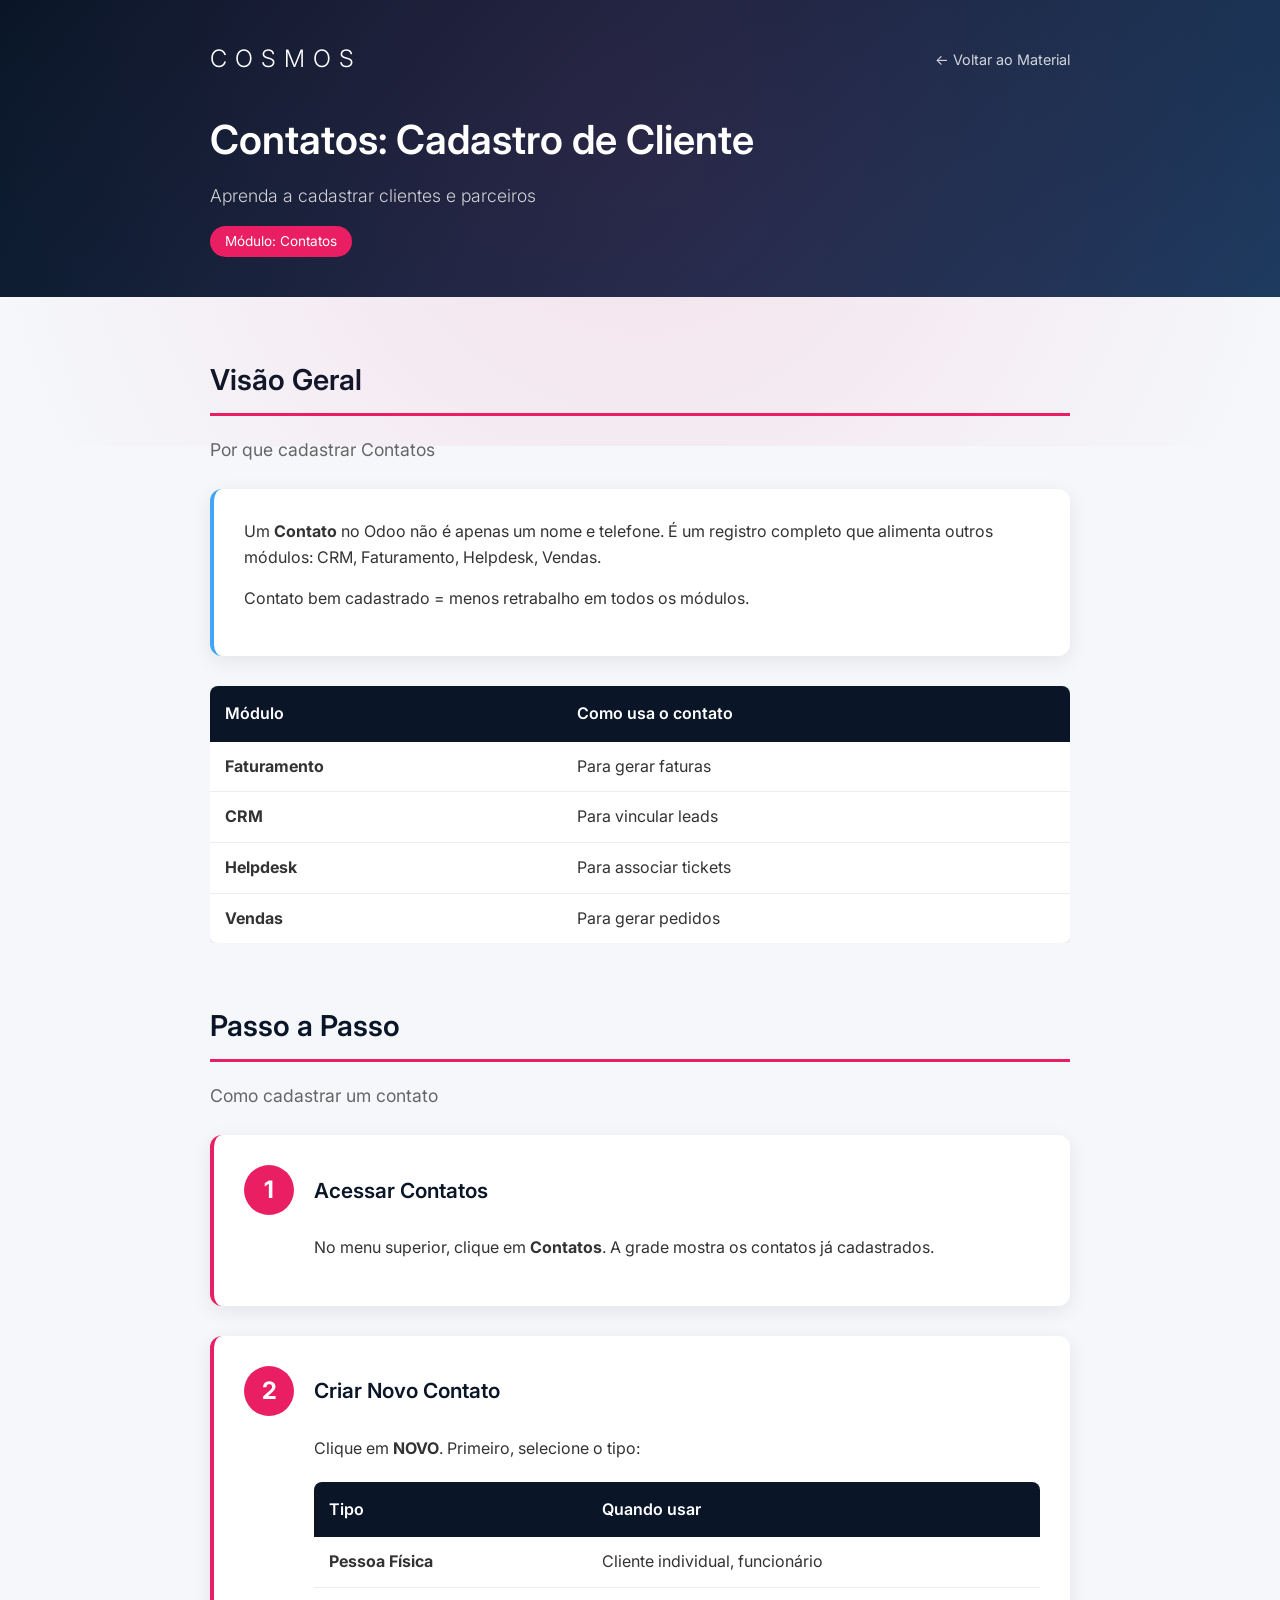
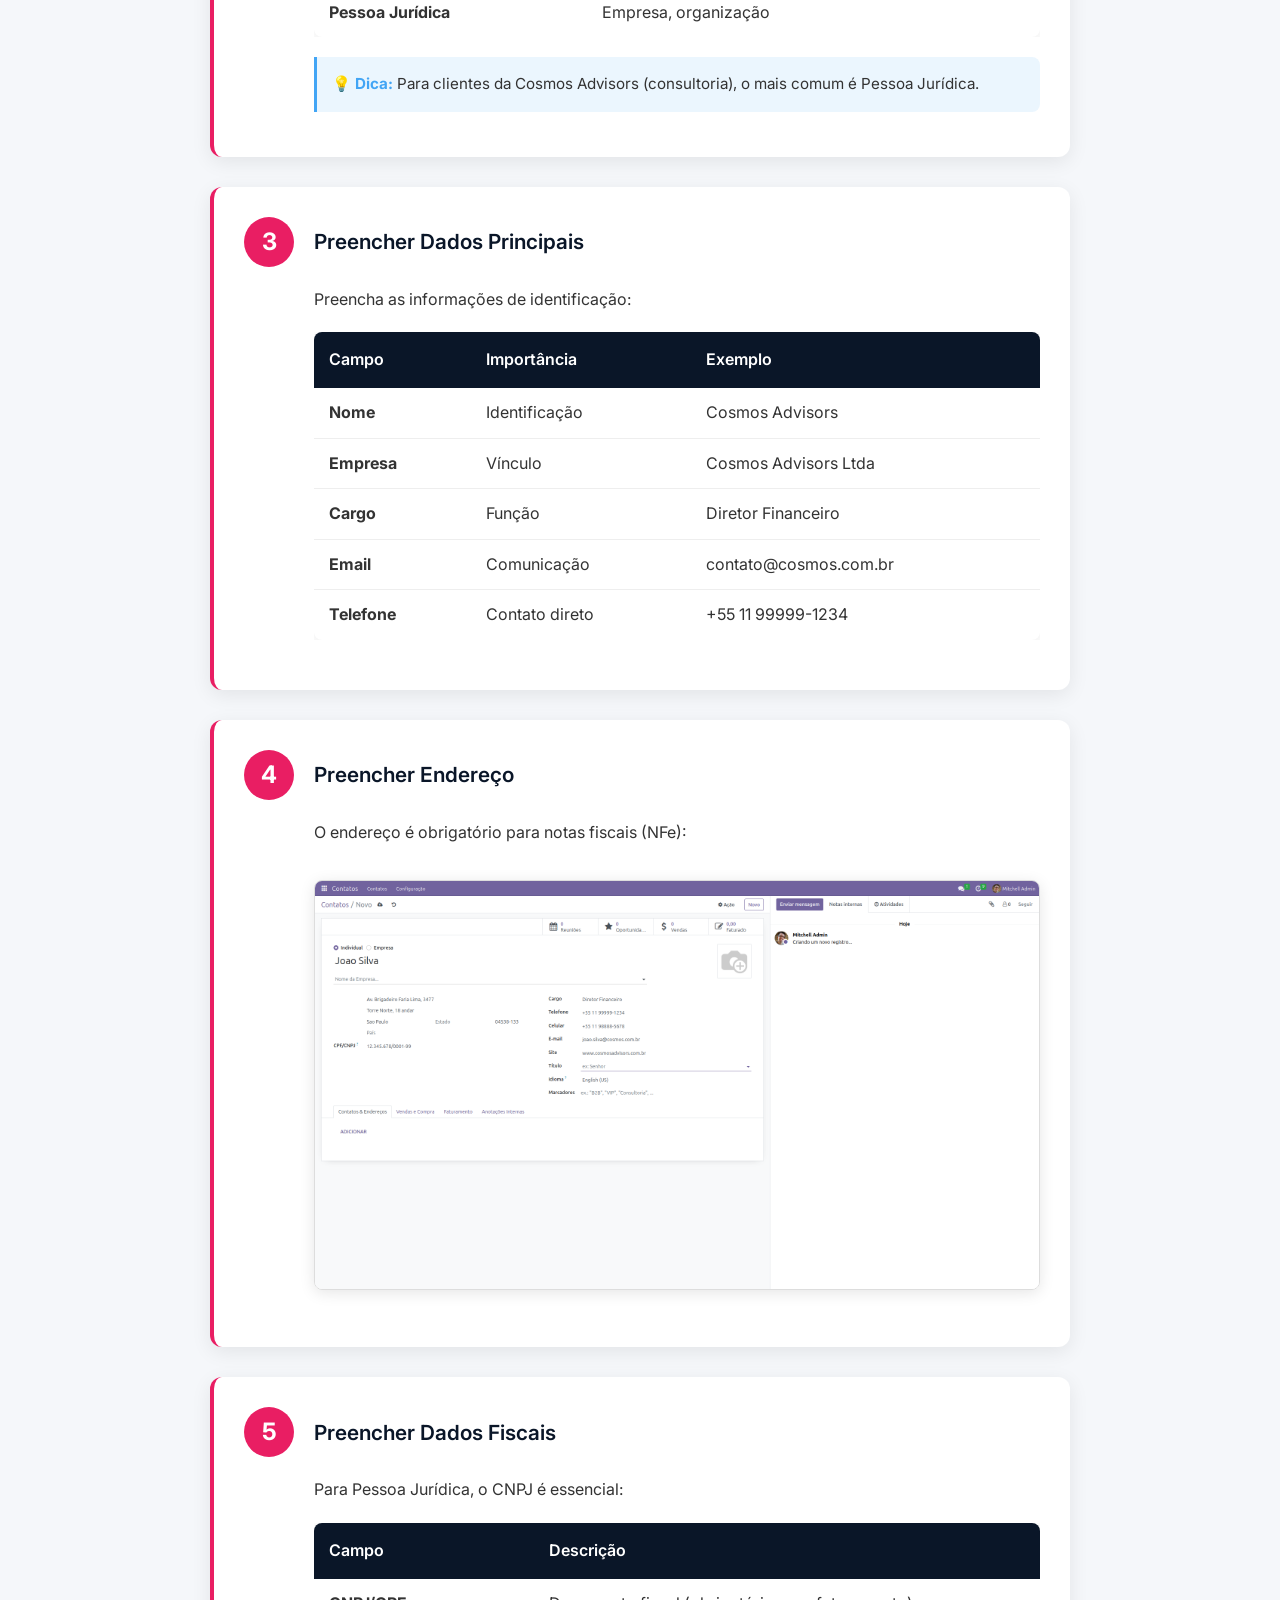
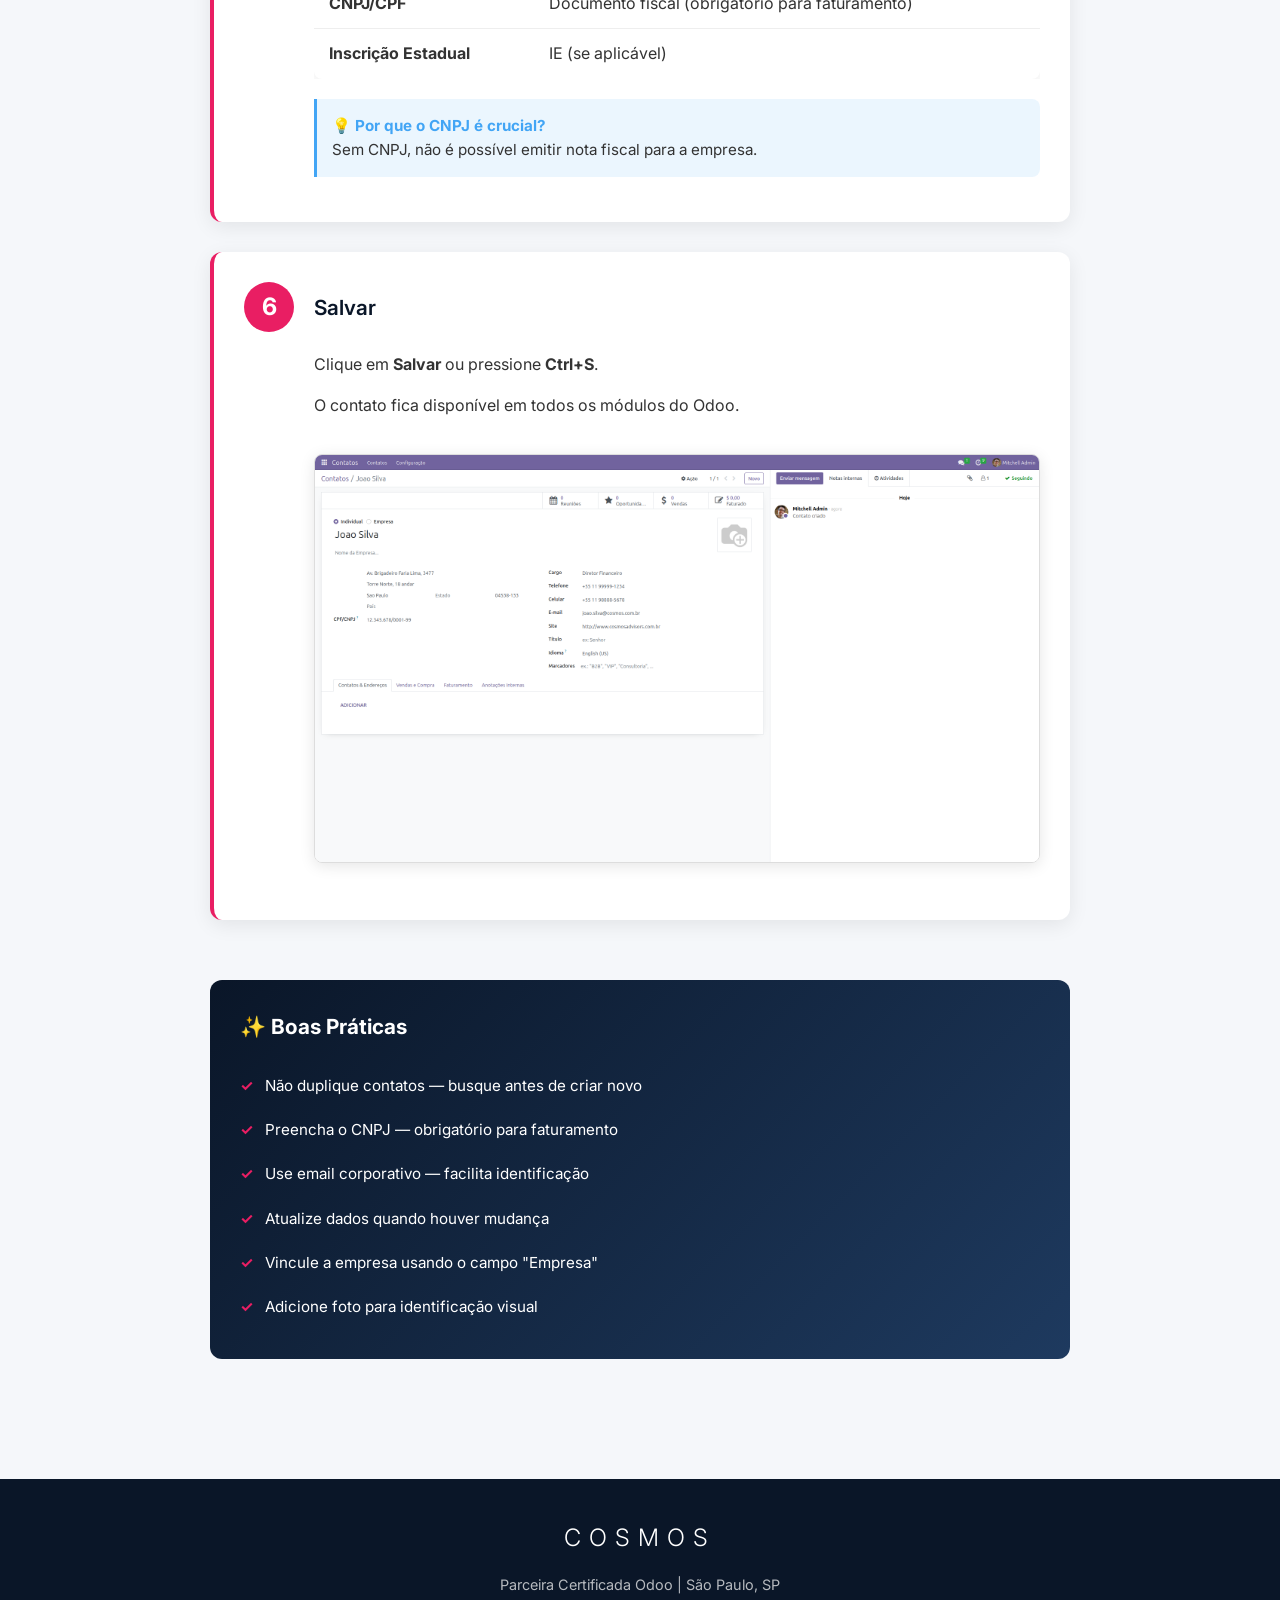
<file: proposta/treinamentos/04-contatos.html>
<!DOCTYPE html>
<html lang="pt-BR">
    <head>
        <meta charset="UTF-8" />
        <meta name="viewport" content="width=device-width, initial-scale=1.0" />
        <title>Treinamento: Contatos - Cadastro de Cliente | Cosmos Advisors</title>
        <link
            href="https://fonts.googleapis.com/css2?family=Inter:wght@300;400;500;600;700&display=swap"
            rel="stylesheet"
        />
        <link rel="stylesheet" href="style.css" />
    </head>
    <body>
        <!-- HEADER -->
        <header class="header">
            <div class="container">
                <div class="header-content">
                    <div class="header-nav">
                        <div class="header-logo">COSMOS</div>
                        <a href="../proposta-cosmos.html" class="header-back"
                            >← Voltar ao Material</a
                        >
                    </div>
                    <h1 class="header-title">Contatos: Cadastro de Cliente</h1>
                    <p class="header-subtitle">
                        Aprenda a cadastrar clientes e parceiros
                    </p>
                    <span class="header-badge">Módulo: Contatos</span>
                </div>
            </div>
        </header>

        <!-- CONTENT -->
        <main class="content">
            <div class="container">
                <!-- VISÃO GERAL -->
                <section class="section">
                    <h2 class="section-title">Visão Geral</h2>
                    <p class="section-subtitle">Por que cadastrar Contatos</p>

                    <div
                        class="step"
                        style="border-left-color: var(--cosmos-light-blue)"
                    >
                        <div class="step-content" style="margin-left: 0">
                            <p class="step-text">
                                Um <strong>Contato</strong> no Odoo não é apenas um nome
                                e telefone. É um registro completo que alimenta outros
                                módulos: CRM, Faturamento, Helpdesk, Vendas.
                            </p>
                            <p class="step-text">
                                Contato bem cadastrado = menos retrabalho em todos os
                                módulos.
                            </p>
                        </div>
                    </div>

                    <div class="table-container">
                        <table>
                            <thead>
                                <tr>
                                    <th>Módulo</th>
                                    <th>Como usa o contato</th>
                                </tr>
                            </thead>
                            <tbody>
                                <tr>
                                    <td><strong>Faturamento</strong></td>
                                    <td>Para gerar faturas</td>
                                </tr>
                                <tr>
                                    <td><strong>CRM</strong></td>
                                    <td>Para vincular leads</td>
                                </tr>
                                <tr>
                                    <td><strong>Helpdesk</strong></td>
                                    <td>Para associar tickets</td>
                                </tr>
                                <tr>
                                    <td><strong>Vendas</strong></td>
                                    <td>Para gerar pedidos</td>
                                </tr>
                            </tbody>
                        </table>
                    </div>
                </section>

                <!-- PASSO A PASSO -->
                <section class="section">
                    <h2 class="section-title">Passo a Passo</h2>
                    <p class="section-subtitle">Como cadastrar um contato</p>

                    <!-- PASSO 1 -->
                    <div class="step">
                        <div class="step-header">
                            <div class="step-number">1</div>
                            <h3 class="step-title">Acessar Contatos</h3>
                        </div>
                        <div class="step-content">
                            <p class="step-text">
                                No menu superior, clique em <strong>Contatos</strong>. A
                                grade mostra os contatos já cadastrados.
                            </p>
                        </div>
                    </div>

                    <!-- PASSO 2 -->
                    <div class="step">
                        <div class="step-header">
                            <div class="step-number">2</div>
                            <h3 class="step-title">Criar Novo Contato</h3>
                        </div>
                        <div class="step-content">
                            <p class="step-text">
                                Clique em <strong>NOVO</strong>. Primeiro, selecione o
                                tipo:
                            </p>

                            <div class="table-container">
                                <table>
                                    <thead>
                                        <tr>
                                            <th>Tipo</th>
                                            <th>Quando usar</th>
                                        </tr>
                                    </thead>
                                    <tbody>
                                        <tr>
                                            <td><strong>Pessoa Física</strong></td>
                                            <td>Cliente individual, funcionário</td>
                                        </tr>
                                        <tr>
                                            <td><strong>Pessoa Jurídica</strong></td>
                                            <td>Empresa, organização</td>
                                        </tr>
                                    </tbody>
                                </table>
                            </div>

                            <div class="step-tip">
                                <strong>💡 Dica:</strong> Para clientes da Cosmos
                                Advisors (consultoria), o mais comum é Pessoa Jurídica.
                            </div>
                        </div>
                    </div>

                    <!-- PASSO 3 -->
                    <div class="step">
                        <div class="step-header">
                            <div class="step-number">3</div>
                            <h3 class="step-title">Preencher Dados Principais</h3>
                        </div>
                        <div class="step-content">
                            <p class="step-text">
                                Preencha as informações de identificação:
                            </p>

                            <div class="table-container">
                                <table>
                                    <thead>
                                        <tr>
                                            <th>Campo</th>
                                            <th>Importância</th>
                                            <th>Exemplo</th>
                                        </tr>
                                    </thead>
                                    <tbody>
                                        <tr>
                                            <td><strong>Nome</strong></td>
                                            <td>Identificação</td>
                                            <td>Cosmos Advisors</td>
                                        </tr>
                                        <tr>
                                            <td><strong>Empresa</strong></td>
                                            <td>Vínculo</td>
                                            <td>Cosmos Advisors Ltda</td>
                                        </tr>
                                        <tr>
                                            <td><strong>Cargo</strong></td>
                                            <td>Função</td>
                                            <td>Diretor Financeiro</td>
                                        </tr>
                                        <tr>
                                            <td><strong>Email</strong></td>
                                            <td>Comunicação</td>
                                            <td>contato@cosmos.com.br</td>
                                        </tr>
                                        <tr>
                                            <td><strong>Telefone</strong></td>
                                            <td>Contato direto</td>
                                            <td>+55 11 99999-1234</td>
                                        </tr>
                                    </tbody>
                                </table>
                            </div>
                        </div>
                    </div>

                    <!-- PASSO 4 -->
                    <div class="step">
                        <div class="step-header">
                            <div class="step-number">4</div>
                            <h3 class="step-title">Preencher Endereço</h3>
                        </div>
                        <div class="step-content">
                            <p class="step-text">
                                O endereço é obrigatório para notas fiscais (NFe):
                            </p>

                            <img
                                src="../screenshots/form_contato.png"
                                alt="Formulário de Contato"
                                class="screenshot"
                            />
                        </div>
                    </div>

                    <!-- PASSO 5 -->
                    <div class="step">
                        <div class="step-header">
                            <div class="step-number">5</div>
                            <h3 class="step-title">Preencher Dados Fiscais</h3>
                        </div>
                        <div class="step-content">
                            <p class="step-text">
                                Para Pessoa Jurídica, o CNPJ é essencial:
                            </p>

                            <div class="table-container">
                                <table>
                                    <thead>
                                        <tr>
                                            <th>Campo</th>
                                            <th>Descrição</th>
                                        </tr>
                                    </thead>
                                    <tbody>
                                        <tr>
                                            <td><strong>CNPJ/CPF</strong></td>
                                            <td>
                                                Documento fiscal (obrigatório para
                                                faturamento)
                                            </td>
                                        </tr>
                                        <tr>
                                            <td><strong>Inscrição Estadual</strong></td>
                                            <td>IE (se aplicável)</td>
                                        </tr>
                                    </tbody>
                                </table>
                            </div>

                            <div class="step-tip">
                                <strong>💡 Por que o CNPJ é crucial?</strong><br />
                                Sem CNPJ, não é possível emitir nota fiscal para a
                                empresa.
                            </div>
                        </div>
                    </div>

                    <!-- PASSO 6 -->
                    <div class="step">
                        <div class="step-header">
                            <div class="step-number">6</div>
                            <h3 class="step-title">Salvar</h3>
                        </div>
                        <div class="step-content">
                            <p class="step-text">
                                Clique em <strong>Salvar</strong> ou pressione
                                <strong>Ctrl+S</strong>.
                            </p>
                            <p class="step-text">
                                O contato fica disponível em todos os módulos do Odoo.
                            </p>
                            <img
                                src="../screenshots/contato_salvo.png"
                                alt="Contato Salvo"
                                class="screenshot"
                            />
                        </div>
                    </div>
                </section>

                <!-- BOAS PRÁTICAS -->
                <section class="section">
                    <div class="tips-box">
                        <h3>✨ Boas Práticas</h3>
                        <ul>
                            <li>Não duplique contatos — busque antes de criar novo</li>
                            <li>Preencha o CNPJ — obrigatório para faturamento</li>
                            <li>Use email corporativo — facilita identificação</li>
                            <li>Atualize dados quando houver mudança</li>
                            <li>Vincule a empresa usando o campo "Empresa"</li>
                            <li>Adicione foto para identificação visual</li>
                        </ul>
                    </div>
                </section>
            </div>
        </main>

        <!-- FOOTER -->
        <footer class="footer">
            <div class="container">
                <div class="footer-logo">COSMOS</div>
                <p class="footer-text">Parceira Certificada Odoo | São Paulo, SP</p>
            </div>
        </footer>
    </body>
</html>
</file>
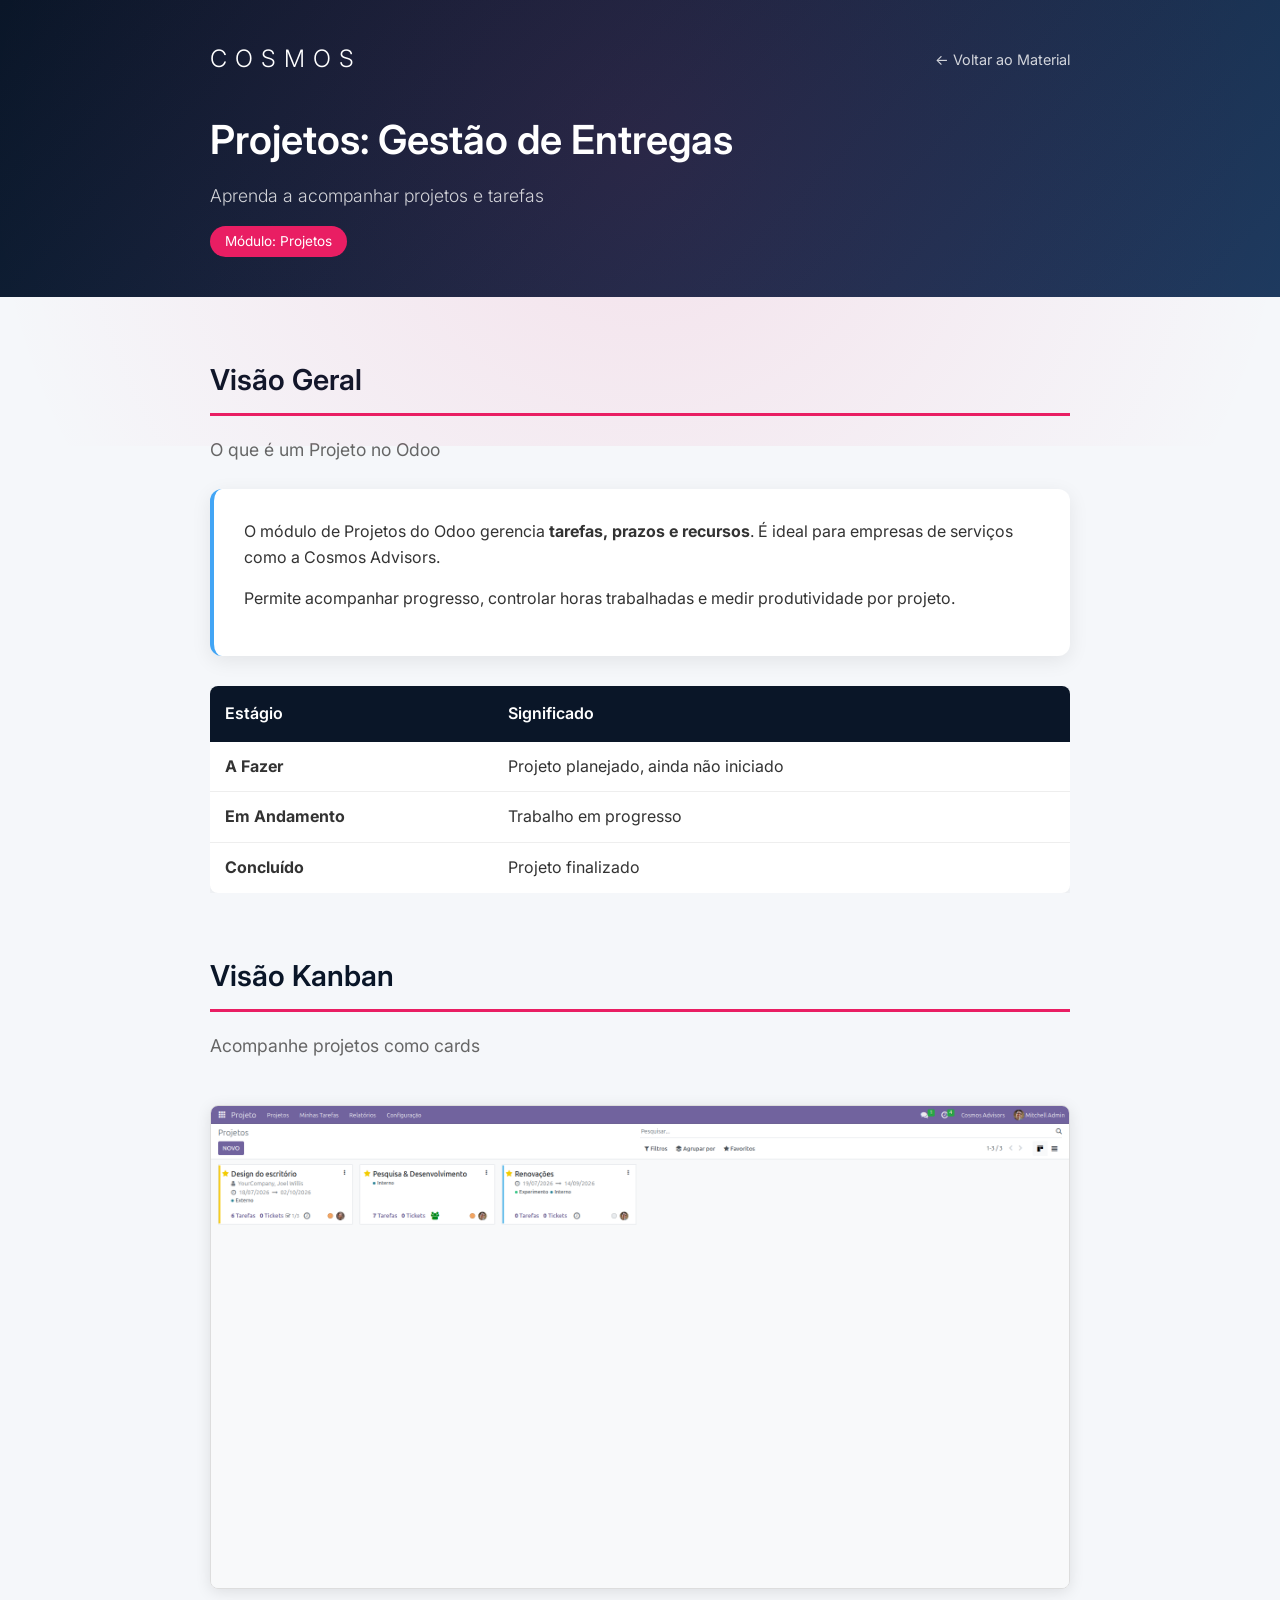
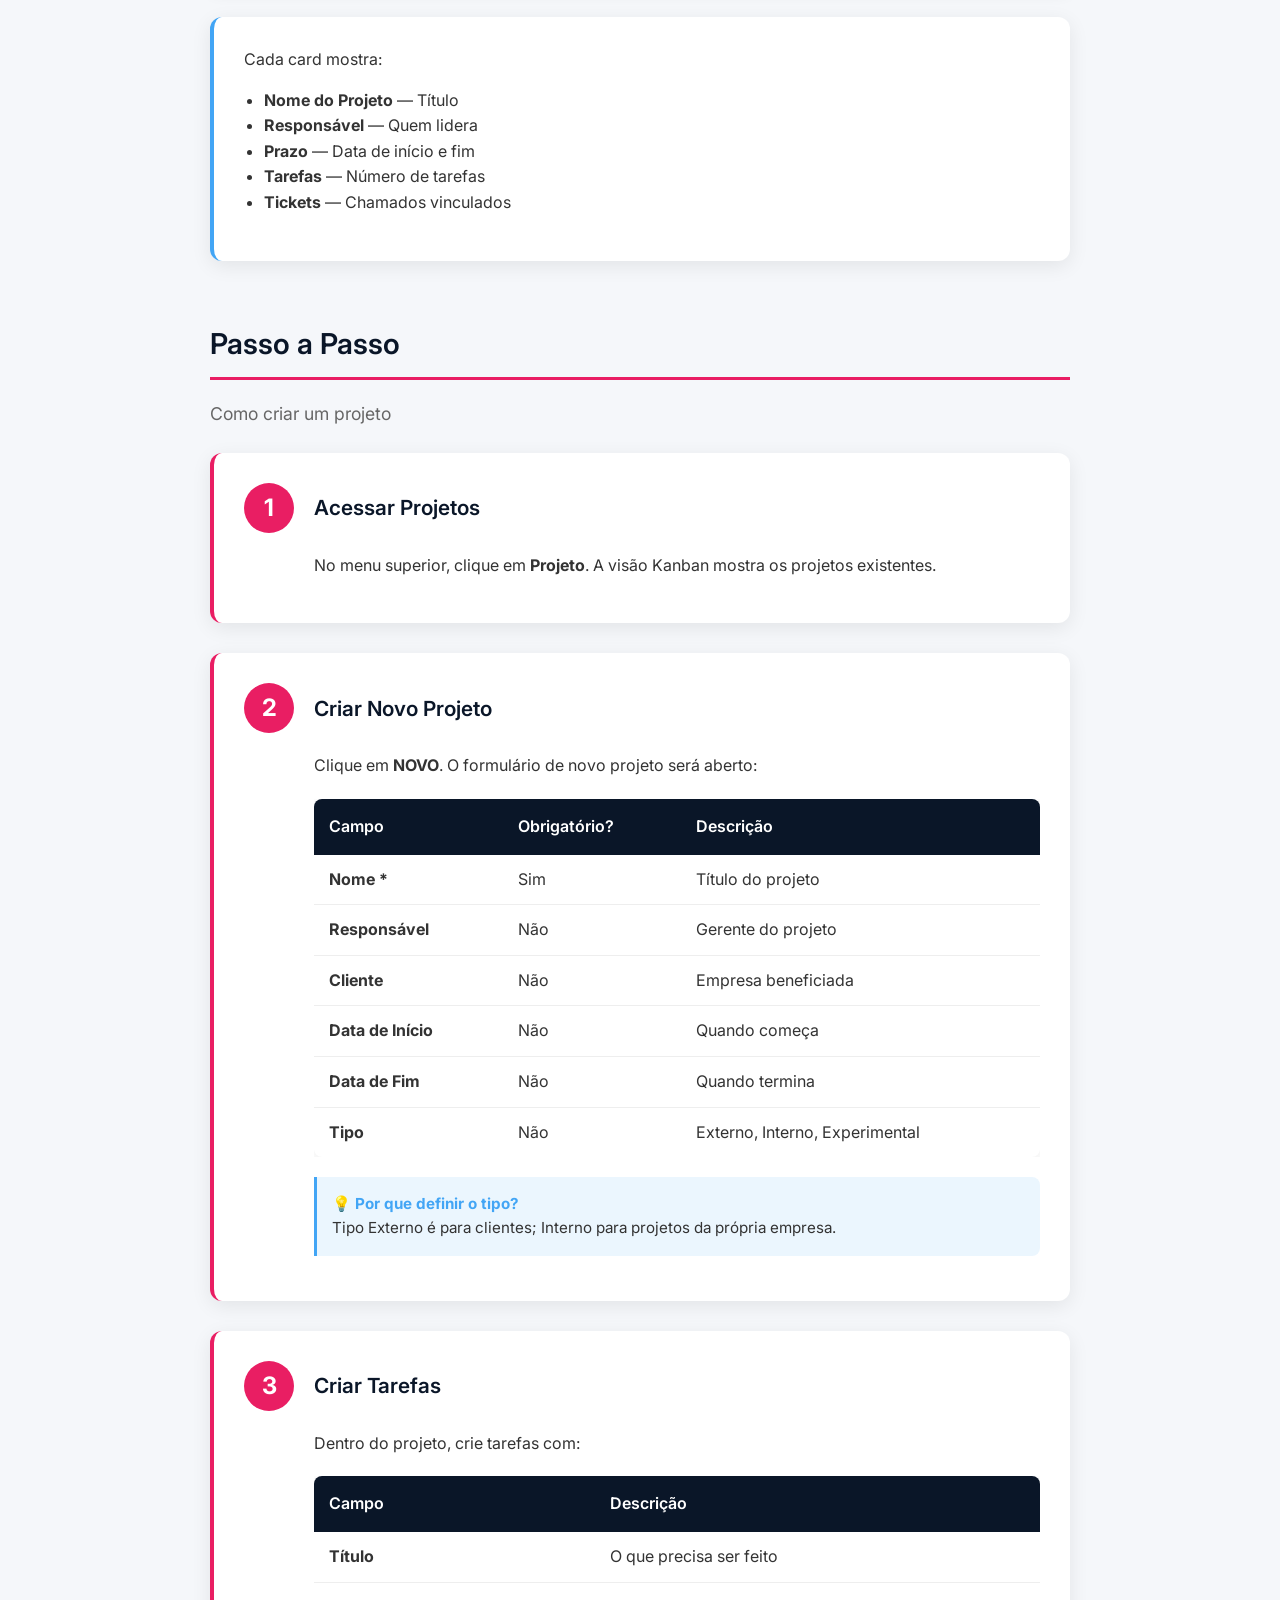
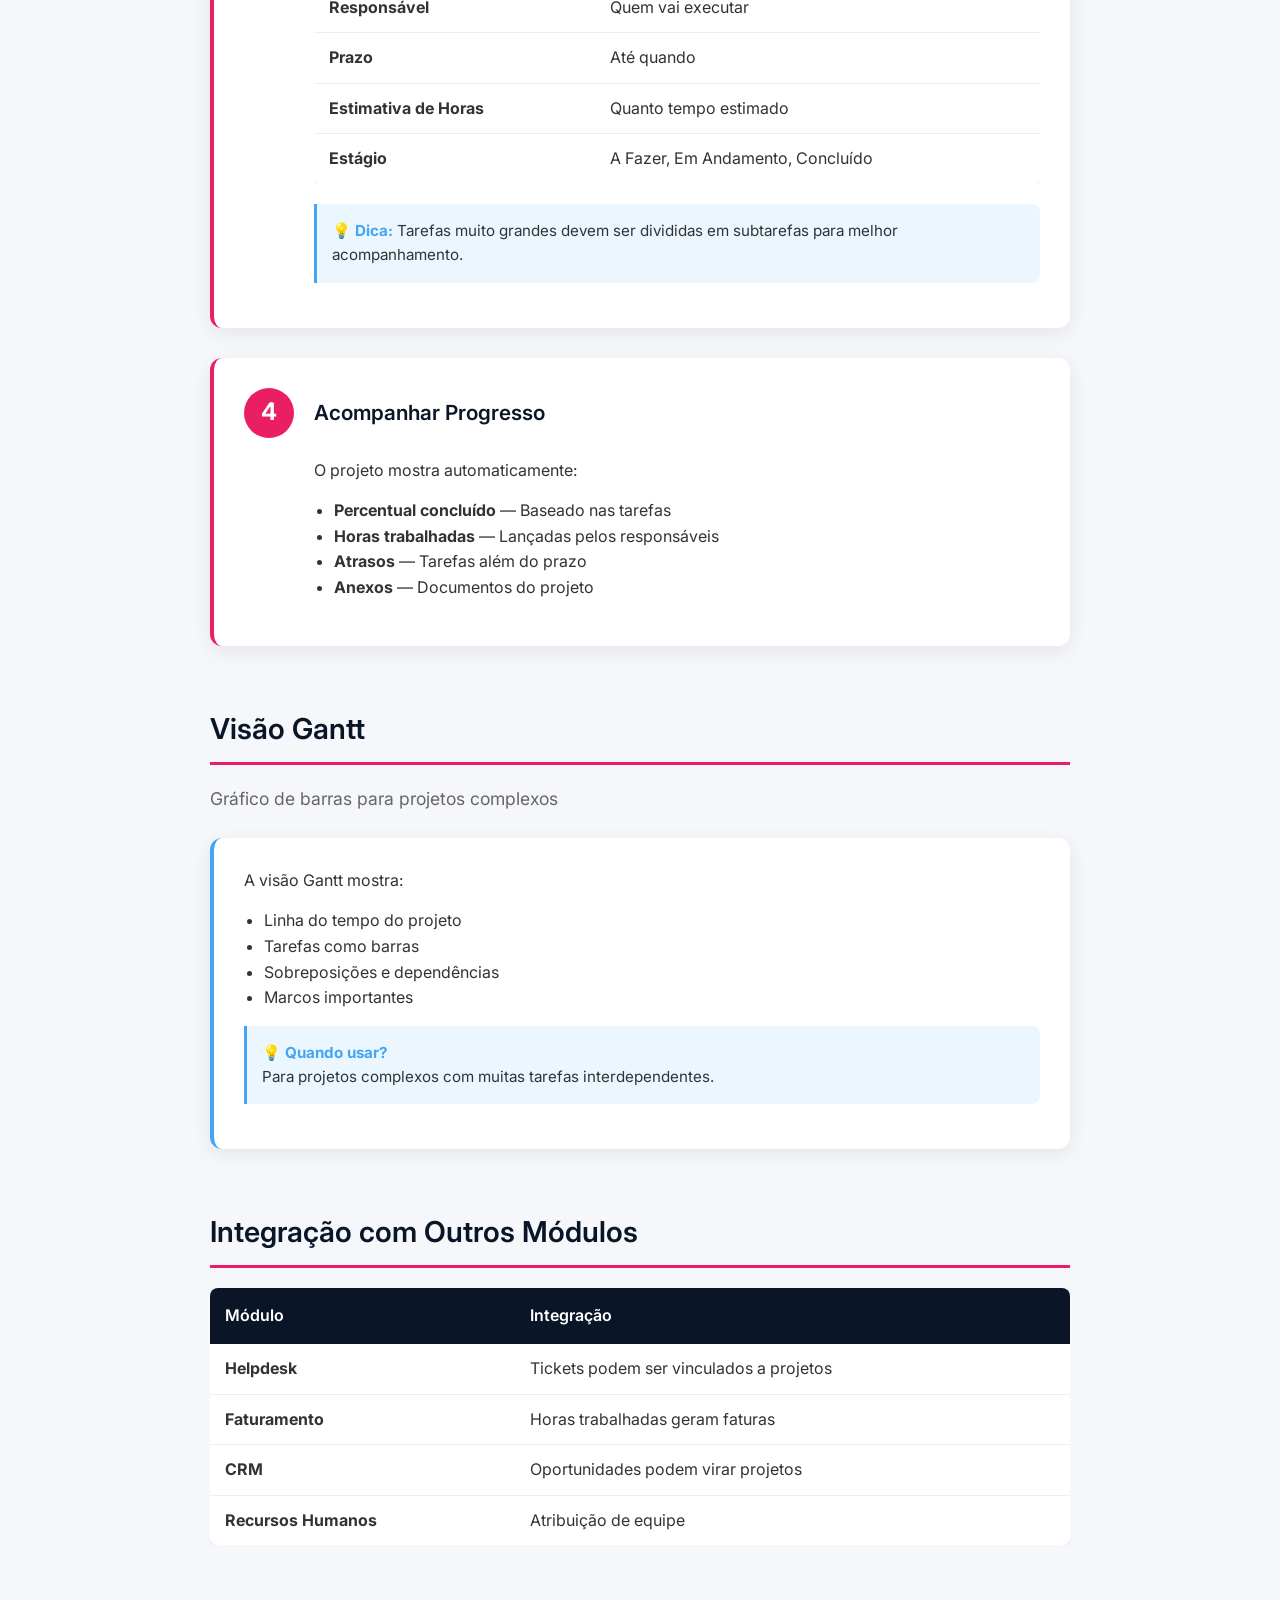
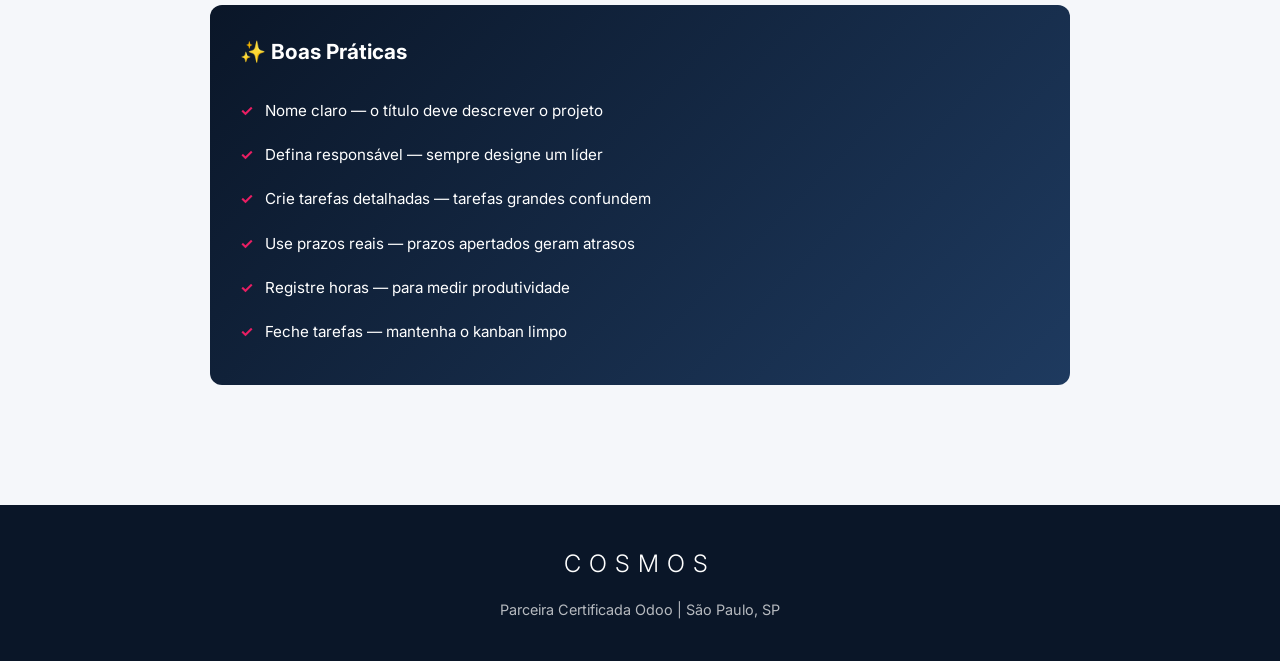
<file: proposta/treinamentos/05-projetos.html>
<!DOCTYPE html>
<html lang="pt-BR">
    <head>
        <meta charset="UTF-8" />
        <meta name="viewport" content="width=device-width, initial-scale=1.0" />
        <title>Treinamento: Projetos - Gestão de Projetos | Cosmos Advisors</title>
        <link
            href="https://fonts.googleapis.com/css2?family=Inter:wght@300;400;500;600;700&display=swap"
            rel="stylesheet"
        />
        <link rel="stylesheet" href="style.css" />
    </head>
    <body>
        <!-- HEADER -->
        <header class="header">
            <div class="container">
                <div class="header-content">
                    <div class="header-nav">
                        <div class="header-logo">COSMOS</div>
                        <a href="../proposta-cosmos.html" class="header-back"
                            >← Voltar ao Material</a
                        >
                    </div>
                    <h1 class="header-title">Projetos: Gestão de Entregas</h1>
                    <p class="header-subtitle">
                        Aprenda a acompanhar projetos e tarefas
                    </p>
                    <span class="header-badge">Módulo: Projetos</span>
                </div>
            </div>
        </header>

        <!-- CONTENT -->
        <main class="content">
            <div class="container">
                <!-- VISÃO GERAL -->
                <section class="section">
                    <h2 class="section-title">Visão Geral</h2>
                    <p class="section-subtitle">O que é um Projeto no Odoo</p>

                    <div
                        class="step"
                        style="border-left-color: var(--cosmos-light-blue)"
                    >
                        <div class="step-content" style="margin-left: 0">
                            <p class="step-text">
                                O módulo de Projetos do Odoo gerencia
                                <strong>tarefas, prazos e recursos</strong>. É ideal
                                para empresas de serviços como a Cosmos Advisors.
                            </p>
                            <p class="step-text">
                                Permite acompanhar progresso, controlar horas
                                trabalhadas e medir produtividade por projeto.
                            </p>
                        </div>
                    </div>

                    <div class="table-container">
                        <table>
                            <thead>
                                <tr>
                                    <th>Estágio</th>
                                    <th>Significado</th>
                                </tr>
                            </thead>
                            <tbody>
                                <tr>
                                    <td><strong>A Fazer</strong></td>
                                    <td>Projeto planejado, ainda não iniciado</td>
                                </tr>
                                <tr>
                                    <td><strong>Em Andamento</strong></td>
                                    <td>Trabalho em progresso</td>
                                </tr>
                                <tr>
                                    <td><strong>Concluído</strong></td>
                                    <td>Projeto finalizado</td>
                                </tr>
                            </tbody>
                        </table>
                    </div>
                </section>

                <!-- VISÃO KANBAN -->
                <section class="section">
                    <h2 class="section-title">Visão Kanban</h2>
                    <p class="section-subtitle">Acompanhe projetos como cards</p>

                    <img
                        src="../screenshots/projects.png"
                        alt="Projetos Kanban"
                        class="screenshot"
                    />

                    <div
                        class="step"
                        style="border-left-color: var(--cosmos-light-blue)"
                    >
                        <div class="step-content" style="margin-left: 0">
                            <p class="step-text">Cada card mostra:</p>
                            <ul style="margin-left: 20px; margin-bottom: 15px">
                                <li><strong>Nome do Projeto</strong> — Título</li>
                                <li><strong>Responsável</strong> — Quem lidera</li>
                                <li><strong>Prazo</strong> — Data de início e fim</li>
                                <li><strong>Tarefas</strong> — Número de tarefas</li>
                                <li><strong>Tickets</strong> — Chamados vinculados</li>
                            </ul>
                        </div>
                    </div>
                </section>

                <!-- PASSO A PASSO -->
                <section class="section">
                    <h2 class="section-title">Passo a Passo</h2>
                    <p class="section-subtitle">Como criar um projeto</p>

                    <!-- PASSO 1 -->
                    <div class="step">
                        <div class="step-header">
                            <div class="step-number">1</div>
                            <h3 class="step-title">Acessar Projetos</h3>
                        </div>
                        <div class="step-content">
                            <p class="step-text">
                                No menu superior, clique em <strong>Projeto</strong>. A
                                visão Kanban mostra os projetos existentes.
                            </p>
                        </div>
                    </div>

                    <!-- PASSO 2 -->
                    <div class="step">
                        <div class="step-header">
                            <div class="step-number">2</div>
                            <h3 class="step-title">Criar Novo Projeto</h3>
                        </div>
                        <div class="step-content">
                            <p class="step-text">
                                Clique em <strong>NOVO</strong>. O formulário de novo
                                projeto será aberto:
                            </p>

                            <div class="table-container">
                                <table>
                                    <thead>
                                        <tr>
                                            <th>Campo</th>
                                            <th>Obrigatório?</th>
                                            <th>Descrição</th>
                                        </tr>
                                    </thead>
                                    <tbody>
                                        <tr>
                                            <td><strong>Nome *</strong></td>
                                            <td>Sim</td>
                                            <td>Título do projeto</td>
                                        </tr>
                                        <tr>
                                            <td><strong>Responsável</strong></td>
                                            <td>Não</td>
                                            <td>Gerente do projeto</td>
                                        </tr>
                                        <tr>
                                            <td><strong>Cliente</strong></td>
                                            <td>Não</td>
                                            <td>Empresa beneficiada</td>
                                        </tr>
                                        <tr>
                                            <td><strong>Data de Início</strong></td>
                                            <td>Não</td>
                                            <td>Quando começa</td>
                                        </tr>
                                        <tr>
                                            <td><strong>Data de Fim</strong></td>
                                            <td>Não</td>
                                            <td>Quando termina</td>
                                        </tr>
                                        <tr>
                                            <td><strong>Tipo</strong></td>
                                            <td>Não</td>
                                            <td>Externo, Interno, Experimental</td>
                                        </tr>
                                    </tbody>
                                </table>
                            </div>

                            <div class="step-tip">
                                <strong>💡 Por que definir o tipo?</strong><br />
                                Tipo Externo é para clientes; Interno para projetos da
                                própria empresa.
                            </div>
                        </div>
                    </div>

                    <!-- PASSO 3 -->
                    <div class="step">
                        <div class="step-header">
                            <div class="step-number">3</div>
                            <h3 class="step-title">Criar Tarefas</h3>
                        </div>
                        <div class="step-content">
                            <p class="step-text">
                                Dentro do projeto, crie tarefas com:
                            </p>

                            <div class="table-container">
                                <table>
                                    <thead>
                                        <tr>
                                            <th>Campo</th>
                                            <th>Descrição</th>
                                        </tr>
                                    </thead>
                                    <tbody>
                                        <tr>
                                            <td><strong>Título</strong></td>
                                            <td>O que precisa ser feito</td>
                                        </tr>
                                        <tr>
                                            <td><strong>Responsável</strong></td>
                                            <td>Quem vai executar</td>
                                        </tr>
                                        <tr>
                                            <td><strong>Prazo</strong></td>
                                            <td>Até quando</td>
                                        </tr>
                                        <tr>
                                            <td>
                                                <strong>Estimativa de Horas</strong>
                                            </td>
                                            <td>Quanto tempo estimado</td>
                                        </tr>
                                        <tr>
                                            <td><strong>Estágio</strong></td>
                                            <td>A Fazer, Em Andamento, Concluído</td>
                                        </tr>
                                    </tbody>
                                </table>
                            </div>

                            <div class="step-tip">
                                <strong>💡 Dica:</strong> Tarefas muito grandes devem
                                ser divididas em subtarefas para melhor acompanhamento.
                            </div>
                        </div>
                    </div>

                    <!-- PASSO 4 -->
                    <div class="step">
                        <div class="step-header">
                            <div class="step-number">4</div>
                            <h3 class="step-title">Acompanhar Progresso</h3>
                        </div>
                        <div class="step-content">
                            <p class="step-text">O projeto mostra automaticamente:</p>
                            <ul style="margin-left: 20px; margin-bottom: 15px">
                                <li>
                                    <strong>Percentual concluído</strong> — Baseado nas
                                    tarefas
                                </li>
                                <li>
                                    <strong>Horas trabalhadas</strong> — Lançadas pelos
                                    responsáveis
                                </li>
                                <li>
                                    <strong>Atrasos</strong> — Tarefas além do prazo
                                </li>
                                <li><strong>Anexos</strong> — Documentos do projeto</li>
                            </ul>
                        </div>
                    </div>
                </section>

                <!-- VISÃO GANTT -->
                <section class="section">
                    <h2 class="section-title">Visão Gantt</h2>
                    <p class="section-subtitle">
                        Gráfico de barras para projetos complexos
                    </p>

                    <div
                        class="step"
                        style="border-left-color: var(--cosmos-light-blue)"
                    >
                        <div class="step-content" style="margin-left: 0">
                            <p class="step-text">A visão Gantt mostra:</p>
                            <ul style="margin-left: 20px; margin-bottom: 15px">
                                <li>Linha do tempo do projeto</li>
                                <li>Tarefas como barras</li>
                                <li>Sobreposições e dependências</li>
                                <li>Marcos importantes</li>
                            </ul>
                            <div class="step-tip">
                                <strong>💡 Quando usar?</strong><br />
                                Para projetos complexos com muitas tarefas
                                interdependentes.
                            </div>
                        </div>
                    </div>
                </section>

                <!-- INTEGRAÇÃO -->
                <section class="section">
                    <h2 class="section-title">Integração com Outros Módulos</h2>

                    <div class="table-container">
                        <table>
                            <thead>
                                <tr>
                                    <th>Módulo</th>
                                    <th>Integração</th>
                                </tr>
                            </thead>
                            <tbody>
                                <tr>
                                    <td><strong>Helpdesk</strong></td>
                                    <td>Tickets podem ser vinculados a projetos</td>
                                </tr>
                                <tr>
                                    <td><strong>Faturamento</strong></td>
                                    <td>Horas trabalhadas geram faturas</td>
                                </tr>
                                <tr>
                                    <td><strong>CRM</strong></td>
                                    <td>Oportunidades podem virar projetos</td>
                                </tr>
                                <tr>
                                    <td><strong>Recursos Humanos</strong></td>
                                    <td>Atribuição de equipe</td>
                                </tr>
                            </tbody>
                        </table>
                    </div>
                </section>

                <!-- BOAS PRÁTICAS -->
                <section class="section">
                    <div class="tips-box">
                        <h3>✨ Boas Práticas</h3>
                        <ul>
                            <li>Nome claro — o título deve descrever o projeto</li>
                            <li>Defina responsável — sempre designe um líder</li>
                            <li>Crie tarefas detalhadas — tarefas grandes confundem</li>
                            <li>Use prazos reais — prazos apertados geram atrasos</li>
                            <li>Registre horas — para medir produtividade</li>
                            <li>Feche tarefas — mantenha o kanban limpo</li>
                        </ul>
                    </div>
                </section>
            </div>
        </main>

        <!-- FOOTER -->
        <footer class="footer">
            <div class="container">
                <div class="footer-logo">COSMOS</div>
                <p class="footer-text">Parceira Certificada Odoo | São Paulo, SP</p>
            </div>
        </footer>
    </body>
</html>
</file>
<file: proposta/treinamentos/style.css>
:root {
    --cosmos-dark: #0a1628;
    --cosmos-blue: #1e3a5f;
    --cosmos-accent: #e91e63;
    --cosmos-light-blue: #42a5f5;
    --cosmos-white: #ffffff;
    --cosmos-gray: #f5f7fa;
    --cosmos-text: #333333;
}

* {
    margin: 0;
    padding: 0;
    box-sizing: border-box;
}

body {
    font-family: "Inter", sans-serif;
    color: var(--cosmos-text);
    line-height: 1.6;
    background: var(--cosmos-gray);
}

.container {
    max-width: 900px;
    margin: 0 auto;
    padding: 0 20px;
}

/* HEADER */
.header {
    background: linear-gradient(135deg, var(--cosmos-dark) 0%, var(--cosmos-blue) 100%);
    color: var(--cosmos-white);
    padding: 40px 0;
    position: relative;
}

.header::before {
    content: "";
    position: absolute;
    top: -50%;
    left: -50%;
    width: 200%;
    height: 200%;
    background: radial-gradient(circle, rgba(233, 30, 99, 0.1) 0%, transparent 50%);
}

.header-content {
    position: relative;
    z-index: 1;
}

.header-nav {
    display: flex;
    justify-content: space-between;
    align-items: center;
    margin-bottom: 30px;
}

.header-logo {
    font-size: 1.5rem;
    font-weight: 300;
    letter-spacing: 8px;
}

.header-back {
    color: var(--cosmos-white);
    text-decoration: none;
    font-size: 0.9rem;
    opacity: 0.8;
    transition: opacity 0.3s;
}

.header-back:hover {
    opacity: 1;
}

.header-title {
    font-size: 2.5rem;
    font-weight: 600;
    margin-bottom: 10px;
}

.header-subtitle {
    font-size: 1.1rem;
    opacity: 0.8;
    font-weight: 300;
}

.header-badge {
    display: inline-block;
    background: var(--cosmos-accent);
    padding: 5px 15px;
    border-radius: 20px;
    font-size: 0.85rem;
    margin-top: 15px;
}

/* CONTENT */
.content {
    padding: 60px 0;
}

/* SECTION */
.section {
    margin-bottom: 60px;
}

.section-title {
    font-size: 1.8rem;
    font-weight: 600;
    color: var(--cosmos-dark);
    margin-bottom: 20px;
    padding-bottom: 10px;
    border-bottom: 3px solid var(--cosmos-accent);
}

.section-subtitle {
    font-size: 1.1rem;
    color: #666;
    margin-bottom: 25px;
}

/* STEPS */
.step {
    background: var(--cosmos-white);
    border-radius: 12px;
    padding: 30px;
    margin-bottom: 30px;
    box-shadow: 0 5px 20px rgba(0, 0, 0, 0.08);
    border-left: 4px solid var(--cosmos-accent);
}

.step-header {
    display: flex;
    align-items: center;
    margin-bottom: 20px;
}

.step-number {
    width: 50px;
    height: 50px;
    background: var(--cosmos-accent);
    border-radius: 50%;
    display: flex;
    align-items: center;
    justify-content: center;
    font-size: 1.5rem;
    font-weight: 700;
    color: var(--cosmos-white);
    margin-right: 20px;
    flex-shrink: 0;
}

.step-title {
    font-size: 1.3rem;
    font-weight: 600;
    color: var(--cosmos-dark);
}

.step-content {
    margin-left: 70px;
}

.step-text {
    margin-bottom: 15px;
    font-size: 1rem;
}

.step-tip {
    background: rgba(66, 165, 245, 0.1);
    border-left: 3px solid var(--cosmos-light-blue);
    padding: 15px;
    border-radius: 0 8px 8px 0;
    margin: 15px 0;
    font-size: 0.95rem;
}

.step-tip strong {
    color: var(--cosmos-light-blue);
}

/* IMAGES */
.screenshot {
    width: 100%;
    border-radius: 8px;
    border: 1px solid #ddd;
    margin: 20px 0;
    box-shadow: 0 3px 15px rgba(0, 0, 0, 0.1);
}

.gif-container {
    background: var(--cosmos-white);
    border-radius: 12px;
    padding: 20px;
    margin: 30px 0;
    box-shadow: 0 5px 20px rgba(0, 0, 0, 0.08);
    text-align: center;
}

.gif-container img {
    max-width: 100%;
    border-radius: 8px;
    border: 1px solid #ddd;
}

.gif-label {
    font-size: 0.9rem;
    color: #666;
    margin-top: 10px;
}

/* TABLE */
.table-container {
    overflow-x: auto;
    margin: 20px 0;
}

table {
    width: 100%;
    border-collapse: collapse;
    background: var(--cosmos-white);
    border-radius: 8px;
    overflow: hidden;
    box-shadow: 0 3px 15px rgba(0, 0, 0, 0.08);
}

th {
    background: var(--cosmos-dark);
    color: var(--cosmos-white);
    padding: 15px;
    text-align: left;
    font-weight: 600;
}

td {
    padding: 12px 15px;
    border-bottom: 1px solid #eee;
}

tr:last-child td {
    border-bottom: none;
}

tr:hover td {
    background: var(--cosmos-gray);
}

/* TIPS BOX */
.tips-box {
    background: linear-gradient(135deg, var(--cosmos-dark), var(--cosmos-blue));
    color: var(--cosmos-white);
    border-radius: 12px;
    padding: 30px;
    margin: 40px 0;
}

.tips-box h3 {
    font-size: 1.3rem;
    margin-bottom: 20px;
    display: flex;
    align-items: center;
    gap: 10px;
}

.tips-box ul {
    list-style: none;
}

.tips-box li {
    padding: 10px 0;
    padding-left: 25px;
    position: relative;
    font-size: 0.95rem;
}

.tips-box li::before {
    content: "✓";
    position: absolute;
    left: 0;
    color: var(--cosmos-accent);
    font-weight: 700;
}

/* FLOW */
.flow {
    display: flex;
    justify-content: space-between;
    align-items: center;
    flex-wrap: wrap;
    gap: 10px;
    margin: 30px 0;
}

.flow-step {
    background: var(--cosmos-white);
    padding: 15px 20px;
    border-radius: 8px;
    text-align: center;
    flex: 1;
    min-width: 100px;
    box-shadow: 0 3px 10px rgba(0, 0, 0, 0.08);
}

.flow-step.active {
    background: var(--cosmos-accent);
    color: var(--cosmos-white);
}

.flow-arrow {
    font-size: 1.5rem;
    color: var(--cosmos-accent);
}

/* FOOTER */
.footer {
    background: var(--cosmos-dark);
    color: var(--cosmos-white);
    padding: 40px 0;
    text-align: center;
}

.footer-logo {
    font-size: 1.5rem;
    font-weight: 300;
    letter-spacing: 8px;
    margin-bottom: 15px;
}

.footer-text {
    font-size: 0.9rem;
    opacity: 0.7;
}

/* RESPONSIVE */
@media (max-width: 768px) {
    .header-title {
        font-size: 1.8rem;
    }

    .step-content {
        margin-left: 0;
    }

    .step-number {
        margin-right: 15px;
    }

    .flow {
        flex-direction: column;
    }

    .flow-arrow {
        transform: rotate(90deg);
    }
}

/* PRINT */
@media print {
    .header {
        padding: 30px 0;
    }

    .step {
        break-inside: avoid;
    }
}
</file>
